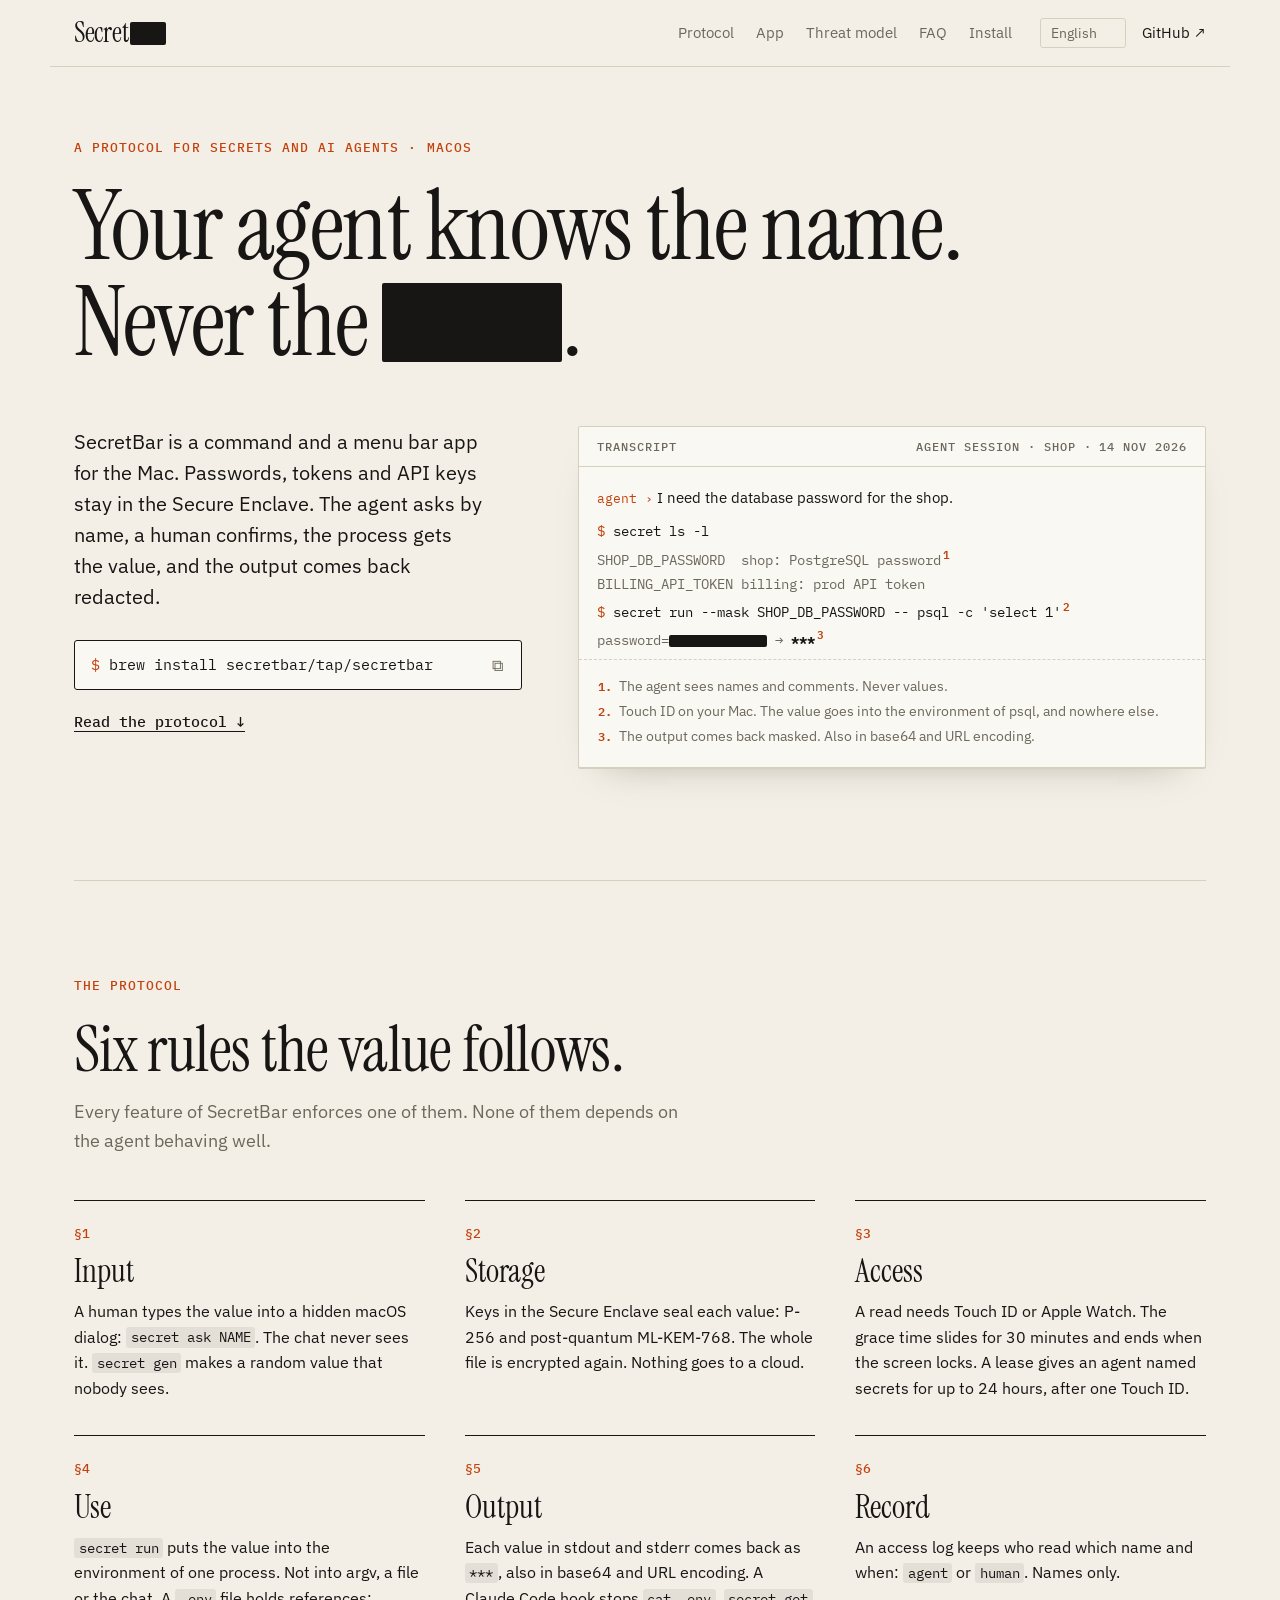
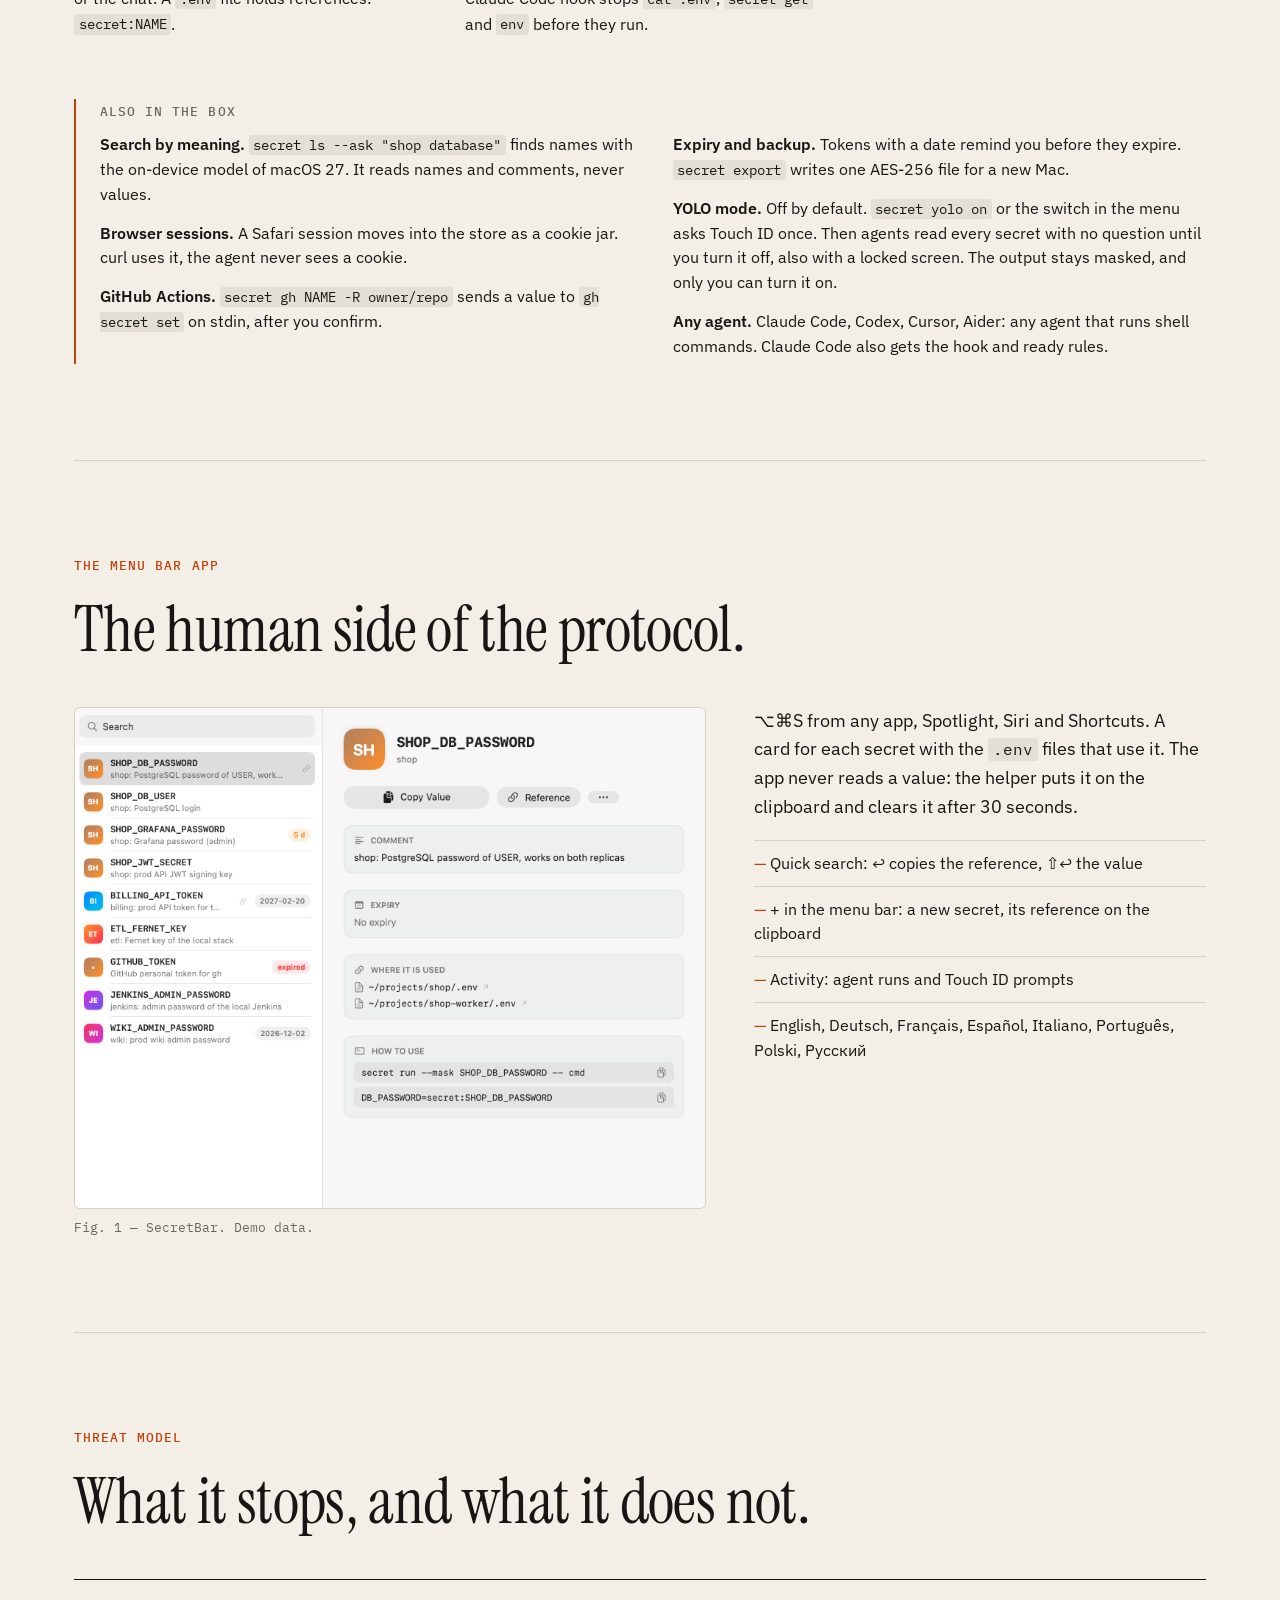
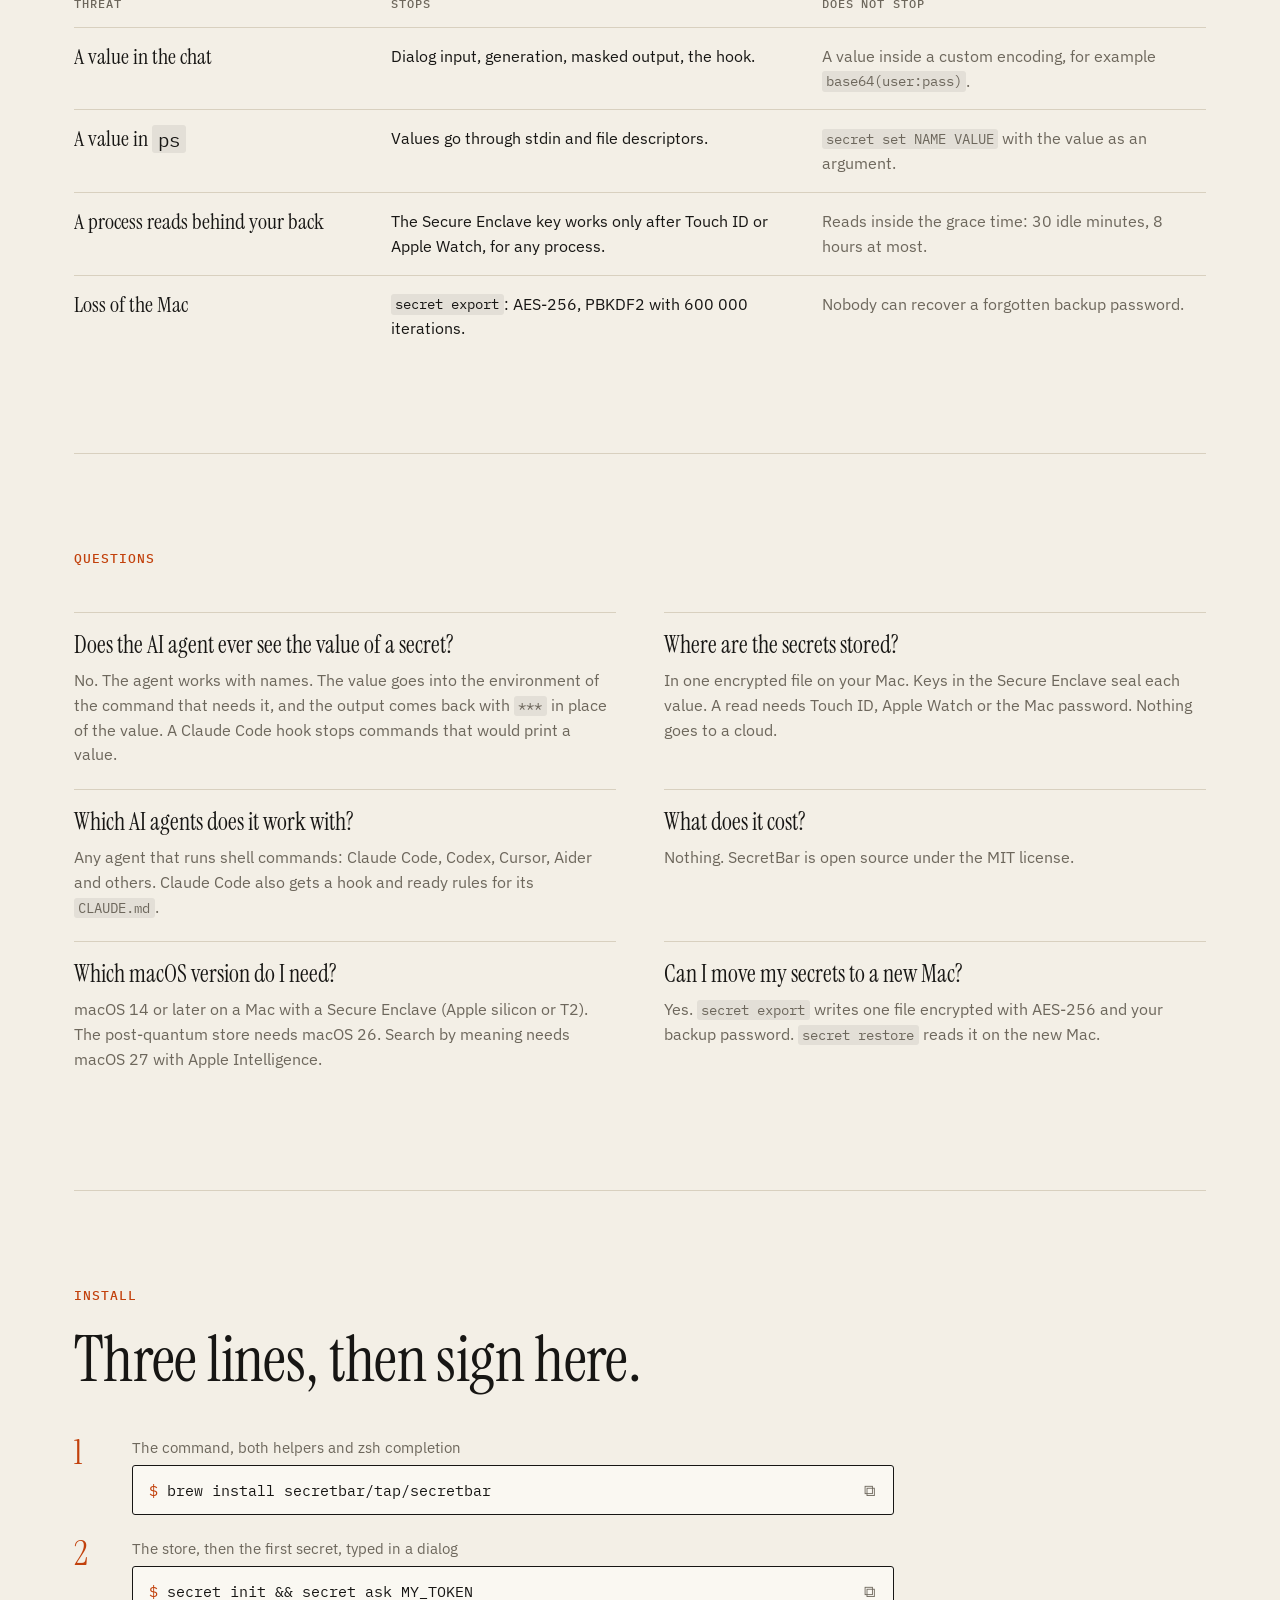
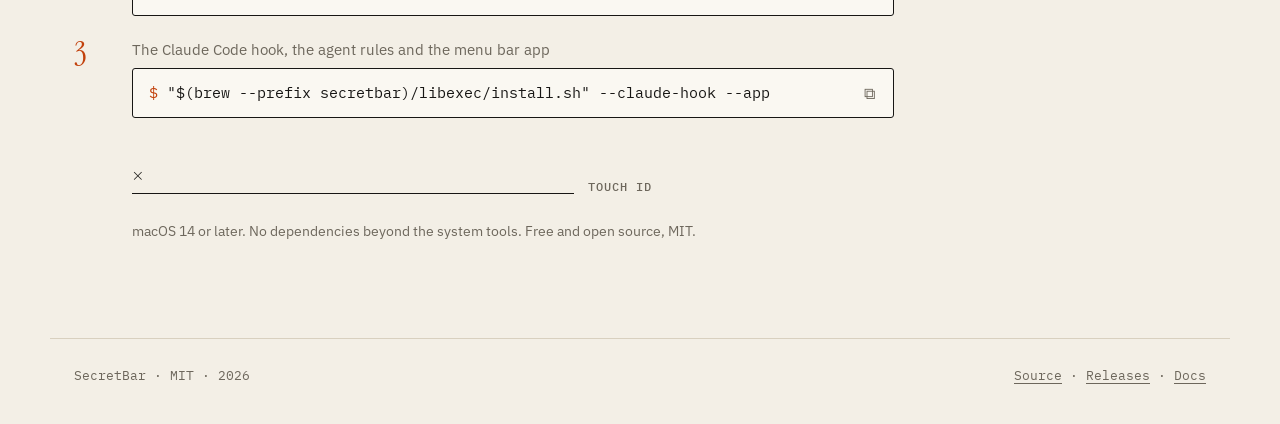
<file: index.html>
<!doctype html>
<html lang="en">
<head>
<meta charset="utf-8">
<meta name="viewport" content="width=device-width, initial-scale=1">
<title>SecretBar — your agent knows the name, never the value</title>
<meta name="description" content="SecretBar keeps passwords, tokens and API keys in the Secure Enclave of your Mac. Your AI agent uses them by name and never sees a value. Command line tool and menu bar app, free and open source.">
<link rel="canonical" href="https://secretbar.github.io/">
<link rel="alternate" hreflang="en" href="https://secretbar.github.io/">
<link rel="alternate" hreflang="de" href="https://secretbar.github.io/de/">
<link rel="alternate" hreflang="fr" href="https://secretbar.github.io/fr/">
<link rel="alternate" hreflang="es" href="https://secretbar.github.io/es/">
<link rel="alternate" hreflang="it" href="https://secretbar.github.io/it/">
<link rel="alternate" hreflang="pt-PT" href="https://secretbar.github.io/pt-PT/">
<link rel="alternate" hreflang="pl" href="https://secretbar.github.io/pl/">
<link rel="alternate" hreflang="ru" href="https://secretbar.github.io/ru/">
<link rel="alternate" hreflang="x-default" href="https://secretbar.github.io/">
<meta name="color-scheme" content="light dark">
<meta name="theme-color" content="#f3efe6" media="(prefers-color-scheme: light)">
<meta name="theme-color" content="#151412" media="(prefers-color-scheme: dark)">
<meta property="og:type" content="website">
<meta property="og:site_name" content="SecretBar">
<meta property="og:locale" content="en_US">
<meta property="og:title" content="SecretBar — your agent knows the name, never the value">
<meta property="og:description" content="A protocol for secrets and AI agents on macOS: hidden input, Secure Enclave with post-quantum keys, Touch ID, masked output, a Claude Code hook. MIT, no dependencies.">
<meta property="og:url" content="https://secretbar.github.io/">
<meta property="og:image" content="https://secretbar.github.io/assets/img/og.png">
<meta property="og:image:width" content="1200">
<meta property="og:image:height" content="630">
<meta name="twitter:card" content="summary_large_image">
<meta name="twitter:title" content="SecretBar — your agent knows the name, never the value">
<meta name="twitter:description" content="A protocol for secrets and AI agents on macOS: hidden input, Secure Enclave with post-quantum keys, Touch ID, masked output, a Claude Code hook. MIT, no dependencies.">
<meta name="twitter:image" content="https://secretbar.github.io/assets/img/og.png">
<link rel="icon" type="image/png" href="/assets/img/icon.png">
<link rel="apple-touch-icon" href="/assets/img/icon.png">
<link rel="preconnect" href="https://fonts.googleapis.com">
<link rel="preconnect" href="https://fonts.gstatic.com" crossorigin>
<link rel="stylesheet" href="https://fonts.googleapis.com/css2?family=Instrument+Serif:ital@0;1&family=PT+Serif:ital@0;1&family=IBM+Plex+Sans:wght@400;500;600&family=IBM+Plex+Mono:wght@400;500&display=swap">
<link rel="stylesheet" href="/assets/paper.css">
<script>document.documentElement.classList.add("js")</script>
<script type="application/ld+json">[{"@context": "https://schema.org", "@type": "SoftwareApplication", "name": "SecretBar", "description": "SecretBar keeps passwords, tokens and API keys in the Secure Enclave of your Mac. Your AI agent uses them by name and never sees a value. Command line tool and menu bar app, free and open source.", "applicationCategory": "SecurityApplication", "operatingSystem": "macOS 14 or later", "url": "https://secretbar.github.io/", "downloadUrl": "https://github.com/secretbar/secretbar/releases", "installUrl": "https://secretbar.github.io/#install", "softwareVersion": "1.10.0", "license": "https://opensource.org/licenses/MIT", "isAccessibleForFree": true, "offers": {"@type": "Offer", "price": "0", "priceCurrency": "USD"}, "codeRepository": "https://github.com/secretbar/secretbar", "inLanguage": "en", "image": "https://secretbar.github.io/assets/img/og.png"}, {"@context": "https://schema.org", "@type": "FAQPage", "inLanguage": "en", "mainEntity": [{"@type": "Question", "name": "Does the AI agent ever see the value of a secret?", "acceptedAnswer": {"@type": "Answer", "text": "No. The agent works with names. The value goes into the environment of the command that needs it, and the output comes back with *** in place of the value. A Claude Code hook stops commands that would print a value."}}, {"@type": "Question", "name": "Where are the secrets stored?", "acceptedAnswer": {"@type": "Answer", "text": "In one encrypted file on your Mac. Keys in the Secure Enclave seal each value. A read needs Touch ID, Apple Watch or the Mac password. Nothing goes to a cloud."}}, {"@type": "Question", "name": "Which AI agents does it work with?", "acceptedAnswer": {"@type": "Answer", "text": "Any agent that runs shell commands: Claude Code, Codex, Cursor, Aider and others. Claude Code also gets a hook and ready rules for its CLAUDE.md."}}, {"@type": "Question", "name": "What does it cost?", "acceptedAnswer": {"@type": "Answer", "text": "Nothing. SecretBar is open source under the MIT license."}}, {"@type": "Question", "name": "Which macOS version do I need?", "acceptedAnswer": {"@type": "Answer", "text": "macOS 14 or later on a Mac with a Secure Enclave (Apple silicon or T2). The post-quantum store needs macOS 26. Search by meaning needs macOS 27 with Apple Intelligence."}}, {"@type": "Question", "name": "Can I move my secrets to a new Mac?", "acceptedAnswer": {"@type": "Answer", "text": "Yes. secret export writes one file encrypted with AES-256 and your backup password. secret restore reads it on the new Mac."}}]}]</script>
</head>
<body data-copied="Copied to the clipboard" data-copy-failed="Select the text and copy it">

<header class="top">
  <a class="mark" href="#top" aria-label="SecretBar"><span class="mark-name">Secret<span class="rx rx-mark" aria-hidden="true">Bar</span></span></a>
  <nav class="links" aria-label="Sections">
    <a href="#protocol">Protocol</a>
    <a href="#app">App</a>
    <a href="#threats">Threat model</a>
    <a href="#faq">FAQ</a>
    <a href="#install">Install</a>
  </nav>
  <div class="top-end">
    <label class="lang"><span class="sr">Language</span><select id="lang" aria-label="Language"><option value="https://secretbar.github.io/" selected lang="en">English</option><option value="https://secretbar.github.io/de/" lang="de">Deutsch</option><option value="https://secretbar.github.io/fr/" lang="fr">Français</option><option value="https://secretbar.github.io/es/" lang="es">Español</option><option value="https://secretbar.github.io/it/" lang="it">Italiano</option><option value="https://secretbar.github.io/pt-PT/" lang="pt-PT">Português</option><option value="https://secretbar.github.io/pl/" lang="pl">Polski</option><option value="https://secretbar.github.io/ru/" lang="ru">Русский</option></select></label>
    <a class="gh" href="https://github.com/secretbar/secretbar">GitHub ↗</a>
  </div>
</header>

<main id="top">

<section class="hero">
  <p class="kicker">A protocol for secrets and AI agents · macOS</p>
  <h1 class="display">Your agent knows the name.<br>Never the <span class="rx rx-hero" tabindex="0" data-hint="Touch ID required">value</span>.</h1>
  <div class="hero-grid">
    <div class="hero-text">
      <p class="lede">SecretBar is a command and a menu bar app for the Mac. Passwords, tokens and API keys stay in the Secure Enclave. The agent asks by name, a human confirms, the process gets the value, and the output comes back redacted.</p>
      <div class="cmd" data-copy="brew install secretbar/tap/secretbar"><code><span class="pr">$</span> brew install secretbar/tap/secretbar</code><button class="copy" type="button" aria-label="Copy the install command">⧉</button></div>
      <a class="arrow" href="#protocol">Read the protocol ↓</a>
    </div>

    <figure class="doc" aria-label="Transcript">
      <figcaption class="doc-head"><span>Transcript</span><span>agent session · shop · 14 Nov 2026</span></figcaption>
      <div class="doc-body">
        <p class="line agent"><span class="who">agent ›</span> I need the database password for the shop.</p>
        <p class="line"><span class="pr">$</span> secret ls -l</p>
        <p class="line out">SHOP_DB_PASSWORD&nbsp;&nbsp;shop: PostgreSQL password<sup>1</sup></p>
        <p class="line out">BILLING_API_TOKEN billing: prod API token</p>
        <p class="line"><span class="pr">$</span> secret run --mask SHOP_DB_PASSWORD -- psql -c 'select 1'<sup>2</sup></p>
        <p class="line out">password=<span class="rx rx-line">k9#Vq2!xR7mW</span> → <b>***</b><sup>3</sup></p>
      </div>
      <ol class="notes">
        <li>The agent sees names and comments. Never values.</li>
        <li>Touch ID on your Mac. The value goes into the environment of psql, and nowhere else.</li>
        <li>The output comes back masked. Also in base64 and URL encoding.</li>
      </ol>
    </figure>
  </div>
</section>

<section class="sec" id="protocol">
  <header class="sec-head">
    <p class="kicker">The protocol</p>
    <h2 class="display2">Six rules the value follows.</h2>
    <p class="sub">Every feature of SecretBar enforces one of them. None of them depends on the agent behaving well.</p>
  </header>
  <ol class="clauses">
    <li><span class="no">§1</span><h3>Input</h3><p>A human types the value into a hidden macOS dialog: <code>secret ask NAME</code>. The chat never sees it. <code>secret gen</code> makes a random value that nobody sees.</p></li>
    <li><span class="no">§2</span><h3>Storage</h3><p>Keys in the Secure Enclave seal each value: P-256 and post-quantum ML-KEM-768. The whole file is encrypted again. Nothing goes to a cloud.</p></li>
    <li><span class="no">§3</span><h3>Access</h3><p>A read needs Touch ID or Apple Watch. The grace time slides for 30 minutes and ends when the screen locks. A lease gives an agent named secrets for up to 24 hours, after one Touch ID.</p></li>
    <li><span class="no">§4</span><h3>Use</h3><p><code>secret run</code> puts the value into the environment of one process. Not into argv, a file or the chat. A <code>.env</code> file holds references: <code>secret:NAME</code>.</p></li>
    <li><span class="no">§5</span><h3>Output</h3><p>Each value in stdout and stderr comes back as <code>***</code>, also in base64 and URL encoding. A Claude Code hook stops <code>cat .env</code>, <code>secret get</code> and <code>env</code> before they run.</p></li>
    <li><span class="no">§6</span><h3>Record</h3><p>An access log keeps who read which name and when: <code>agent</code> or <code>human</code>. Names only.</p></li>
  </ol>
  <aside class="appendix">
    <h3>Also in the box</h3>
    <ul>
      <li><b>Search by meaning.</b> <code>secret ls --ask "shop database"</code> finds names with the on-device model of macOS 27. It reads names and comments, never values.</li>
      <li><b>Browser sessions.</b> A Safari session moves into the store as a cookie jar. curl uses it, the agent never sees a cookie.</li>
      <li><b>GitHub Actions.</b> <code>secret gh NAME -R owner/repo</code> sends a value to <code>gh secret set</code> on stdin, after you confirm.</li>
      <li><b>Expiry and backup.</b> Tokens with a date remind you before they expire. <code>secret export</code> writes one AES-256 file for a new Mac.</li>
      <li><b>YOLO mode.</b> Off by default. <code>secret yolo on</code> or the switch in the menu asks Touch ID once. Then agents read every secret with no question until you turn it off, also with a locked screen. The output stays masked, and only you can turn it on.</li>
      <li><b>Any agent.</b> Claude Code, Codex, Cursor, Aider: any agent that runs shell commands. Claude Code also gets the hook and ready rules.</li>
    </ul>
  </aside>
</section>

<section class="sec" id="app">
  <header class="sec-head">
    <p class="kicker">The menu bar app</p>
    <h2 class="display2">The human side of the protocol.</h2>
  </header>
  <div class="app-grid">
    <figure class="fig">
      <picture>
        <source srcset="/assets/img/main-dark.png" media="(prefers-color-scheme: dark)">
        <img src="/assets/img/main-light.png" alt="SecretBar main window with a list of secrets and the card of SHOP_DB_PASSWORD" width="856" height="680" loading="lazy">
      </picture>
      <figcaption>Fig. 1 — SecretBar. Demo data.</figcaption>
    </figure>
    <div class="app-text">
      <p>⌥⌘S from any app, Spotlight, Siri and Shortcuts. A card for each secret with the <code>.env</code> files that use it. The app never reads a value: the helper puts it on the clipboard and clears it after 30 seconds.</p>
      <ul class="dash">
        <li>Quick search: ↩ copies the reference, ⇧↩ the value</li>
        <li>+ in the menu bar: a new secret, its reference on the clipboard</li>
        <li>Activity: agent runs and Touch ID prompts</li>
        <li>English, Deutsch, Français, Español, Italiano, Português, Polski, Русский</li>
      </ul>
    </div>
  </div>
</section>

<section class="sec" id="threats">
  <header class="sec-head">
    <p class="kicker">Threat model</p>
    <h2 class="display2">What it stops, and what it does not.</h2>
  </header>
  <div class="table-wrap">
    <table class="threats">
      <thead><tr><th>Threat</th><th>Stops</th><th>Does not stop</th></tr></thead>
      <tbody>
        <tr><th>A value in the chat</th><td>Dialog input, generation, masked output, the hook.</td><td>A value inside a custom encoding, for example <code>base64(user:pass)</code>.</td></tr>
        <tr><th>A value in <code>ps</code></th><td>Values go through stdin and file descriptors.</td><td><code>secret set NAME VALUE</code> with the value as an argument.</td></tr>
        <tr><th>A process reads behind your back</th><td>The Secure Enclave key works only after Touch ID or Apple Watch, for any process.</td><td>Reads inside the grace time: 30 idle minutes, 8 hours at most.</td></tr>
        <tr><th>Loss of the Mac</th><td><code>secret export</code>: AES-256, PBKDF2 with 600 000 iterations.</td><td>Nobody can recover a forgotten backup password.</td></tr>
      </tbody>
    </table>
  </div>
</section>

<section class="sec" id="faq">
  <header class="sec-head">
    <p class="kicker">Questions</p>
  </header>
  <dl class="faq">
    <div><dt>Does the AI agent ever see the value of a secret?</dt><dd>No. The agent works with names. The value goes into the environment of the command that needs it, and the output comes back with <code>***</code> in place of the value. A Claude Code hook stops commands that would print a value.</dd></div>
    <div><dt>Where are the secrets stored?</dt><dd>In one encrypted file on your Mac. Keys in the Secure Enclave seal each value. A read needs Touch ID, Apple Watch or the Mac password. Nothing goes to a cloud.</dd></div>
    <div><dt>Which AI agents does it work with?</dt><dd>Any agent that runs shell commands: Claude Code, Codex, Cursor, Aider and others. Claude Code also gets a hook and ready rules for its <code>CLAUDE.md</code>.</dd></div>
    <div><dt>What does it cost?</dt><dd>Nothing. SecretBar is open source under the MIT license.</dd></div>
    <div><dt>Which macOS version do I need?</dt><dd>macOS 14 or later on a Mac with a Secure Enclave (Apple silicon or T2). The post-quantum store needs macOS 26. Search by meaning needs macOS 27 with Apple Intelligence.</dd></div>
    <div><dt>Can I move my secrets to a new Mac?</dt><dd>Yes. <code>secret export</code> writes one file encrypted with AES-256 and your backup password. <code>secret restore</code> reads it on the new Mac.</dd></div>
  </dl>
</section>

<section class="sec" id="install">
  <header class="sec-head">
    <p class="kicker">Install</p>
    <h2 class="display2">Three lines, then sign here.</h2>
  </header>
  <ol class="steps">
    <li><span class="note">The command, both helpers and zsh completion</span><div class="cmd" data-copy="brew install secretbar/tap/secretbar"><code><span class="pr">$</span> brew install secretbar/tap/secretbar</code><button class="copy" type="button" aria-label="Copy">⧉</button></div></li>
    <li><span class="note">The store, then the first secret, typed in a dialog</span><div class="cmd" data-copy="secret init &amp;&amp; secret ask MY_TOKEN"><code><span class="pr">$</span> secret init &amp;&amp; secret ask MY_TOKEN</code><button class="copy" type="button" aria-label="Copy">⧉</button></div></li>
    <li><span class="note">The Claude Code hook, the agent rules and the menu bar app</span><div class="cmd" data-copy="&quot;$(brew --prefix secretbar)/libexec/install.sh&quot; --claude-hook --app"><code><span class="pr">$</span> "$(brew --prefix secretbar)/libexec/install.sh" --claude-hook --app</code><button class="copy" type="button" aria-label="Copy">⧉</button></div></li>
  </ol>
  <div class="sign"><span class="sign-line"></span><span class="sign-label">Touch ID</span></div>
  <p class="fine">macOS 14 or later. No dependencies beyond the system tools. Free and open source, MIT.</p>
</section>

</main>

<footer class="foot">
  <span>SecretBar · MIT · 2026</span>
  <span><a href="https://github.com/secretbar/secretbar">Source</a> · <a href="https://github.com/secretbar/secretbar/releases">Releases</a> · <a href="https://github.com/secretbar/secretbar#readme">Docs</a></span>
</footer>

<div class="toast" id="toast" role="status" aria-live="polite"></div>
<script src="/assets/paper.js" defer></script>
</body>
</html>
</file>
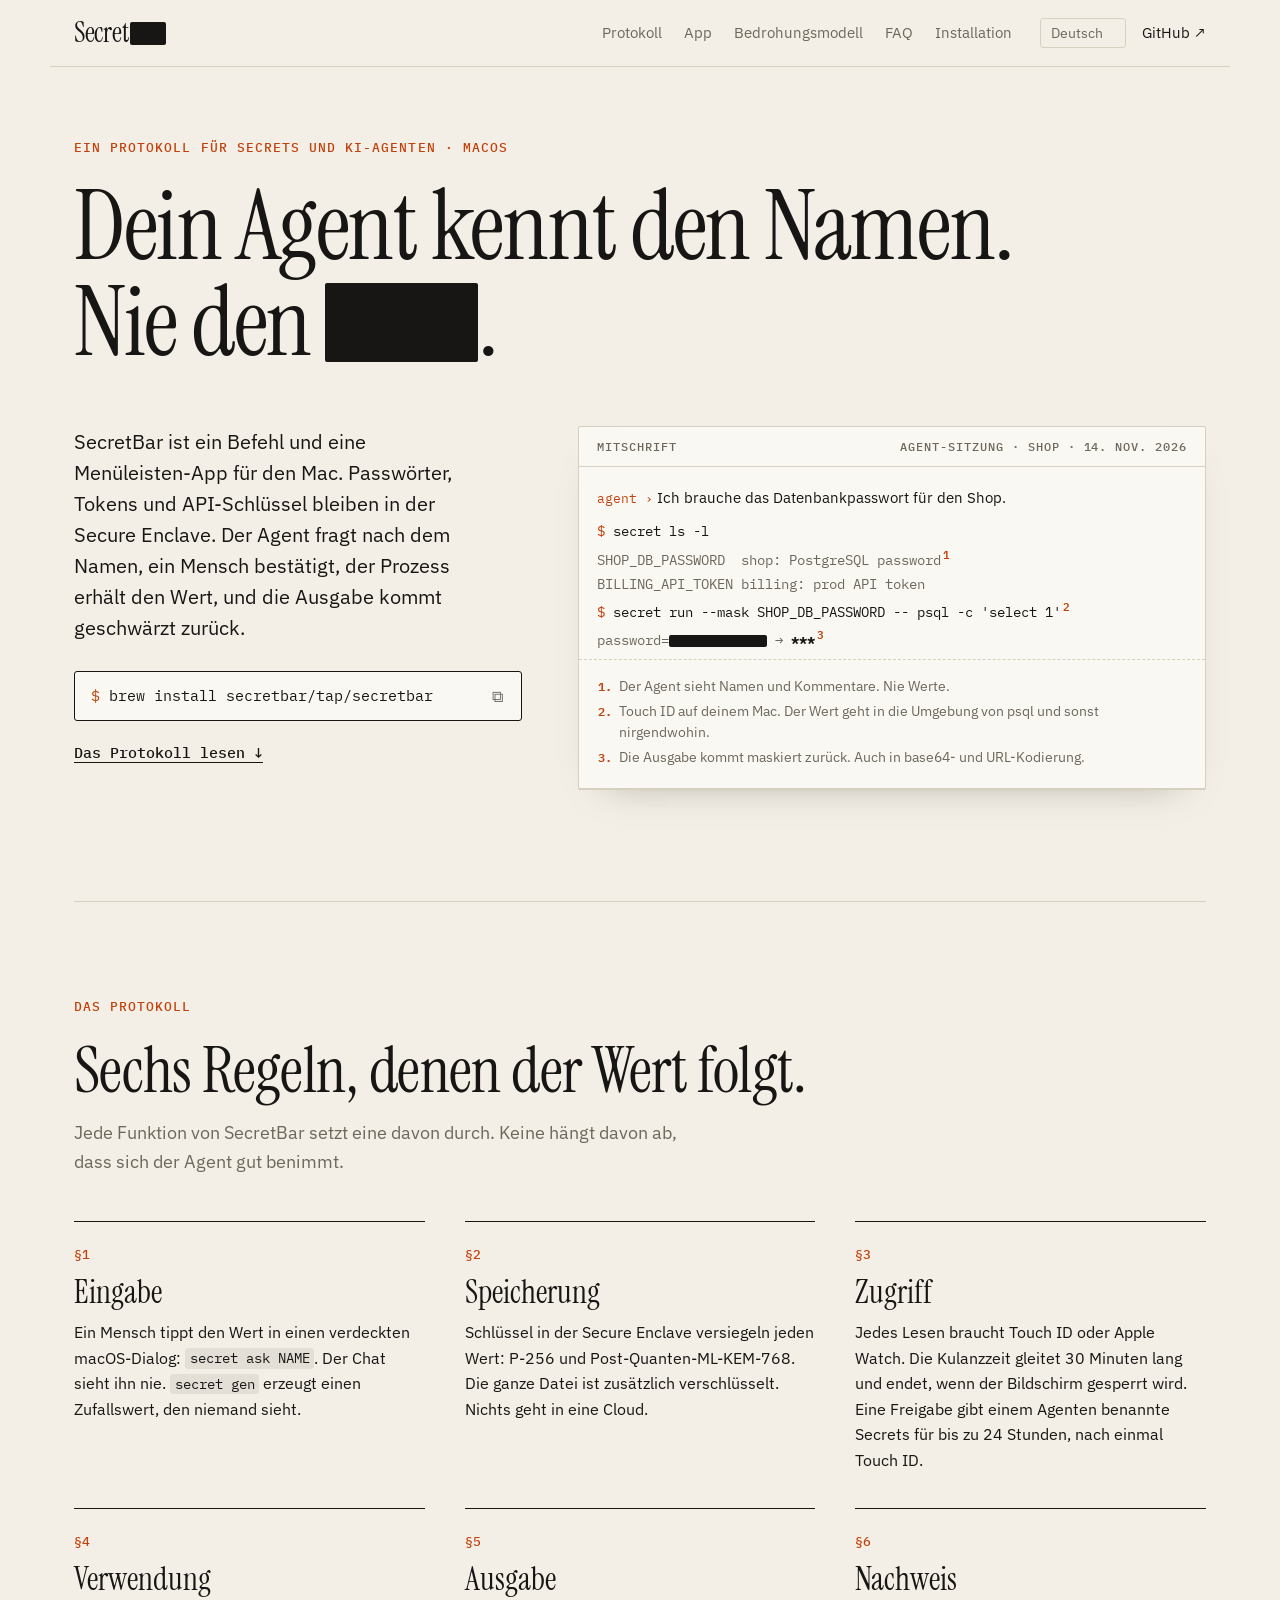
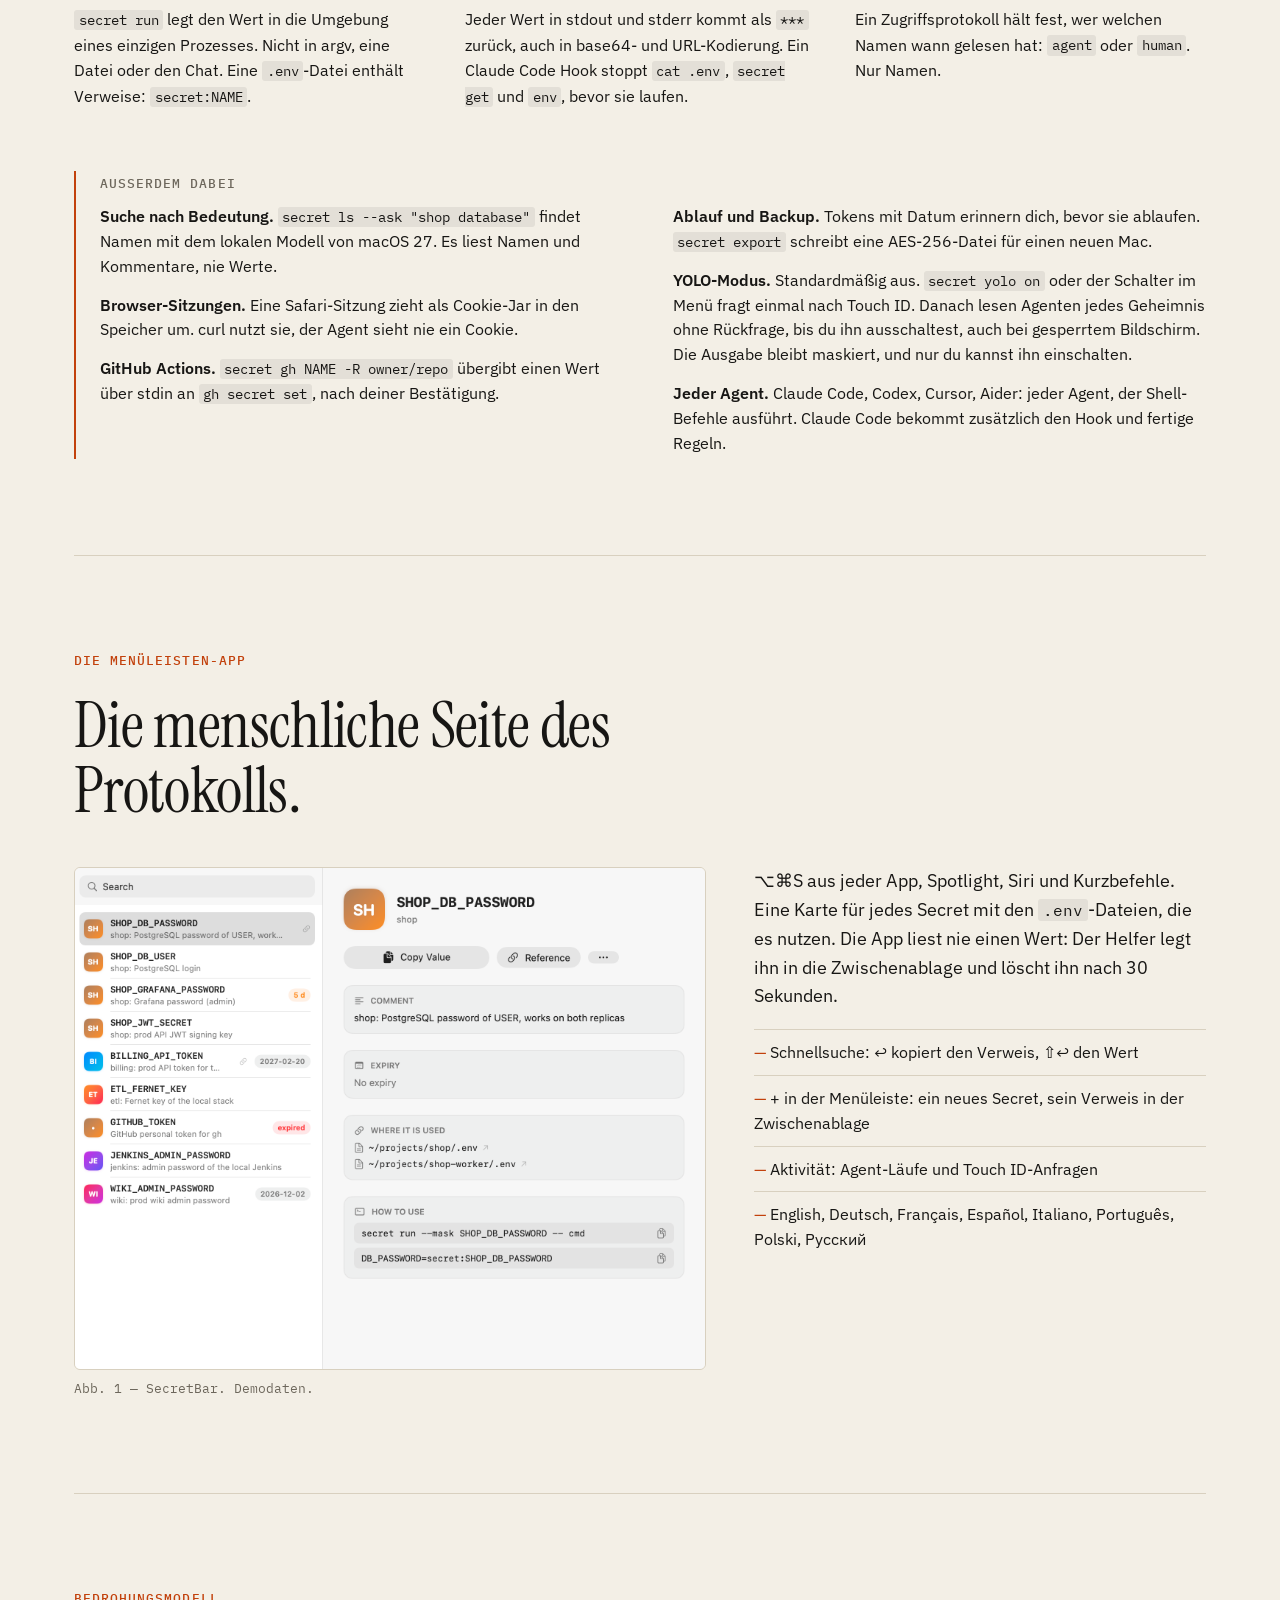
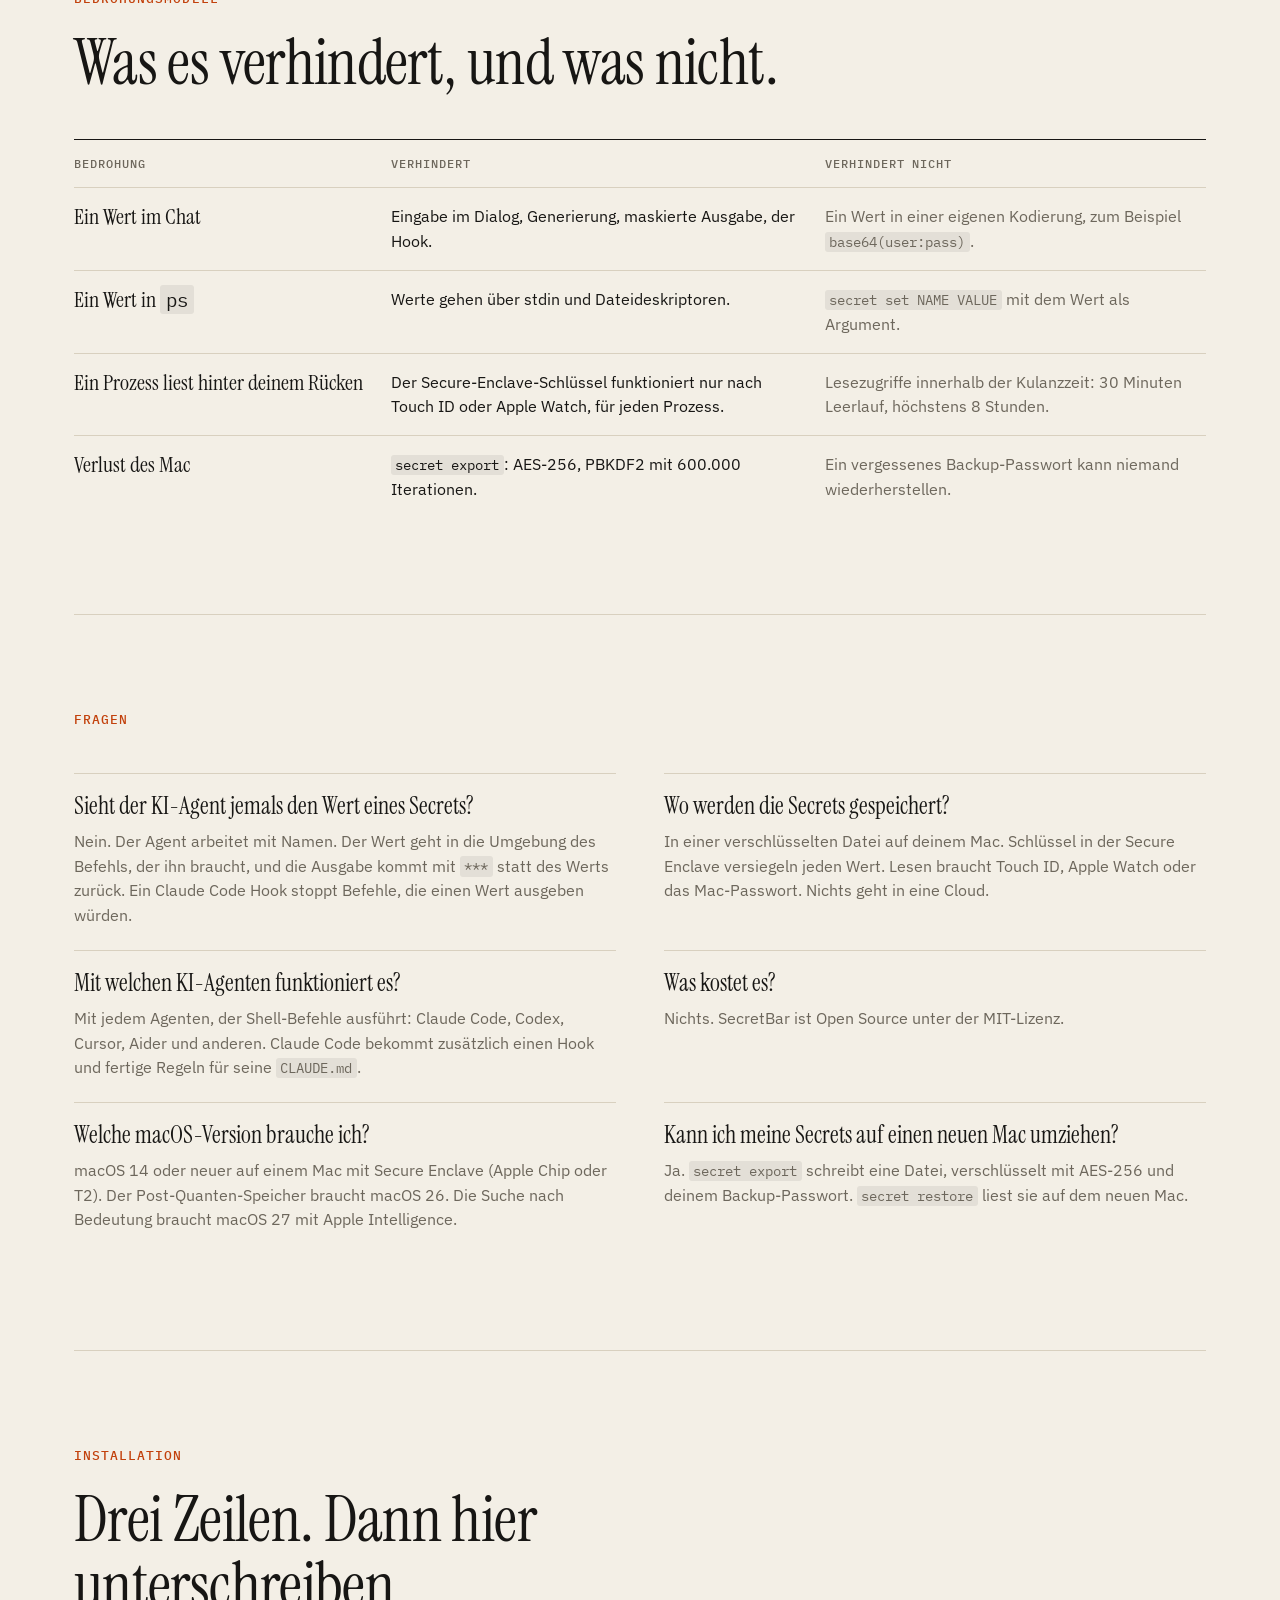
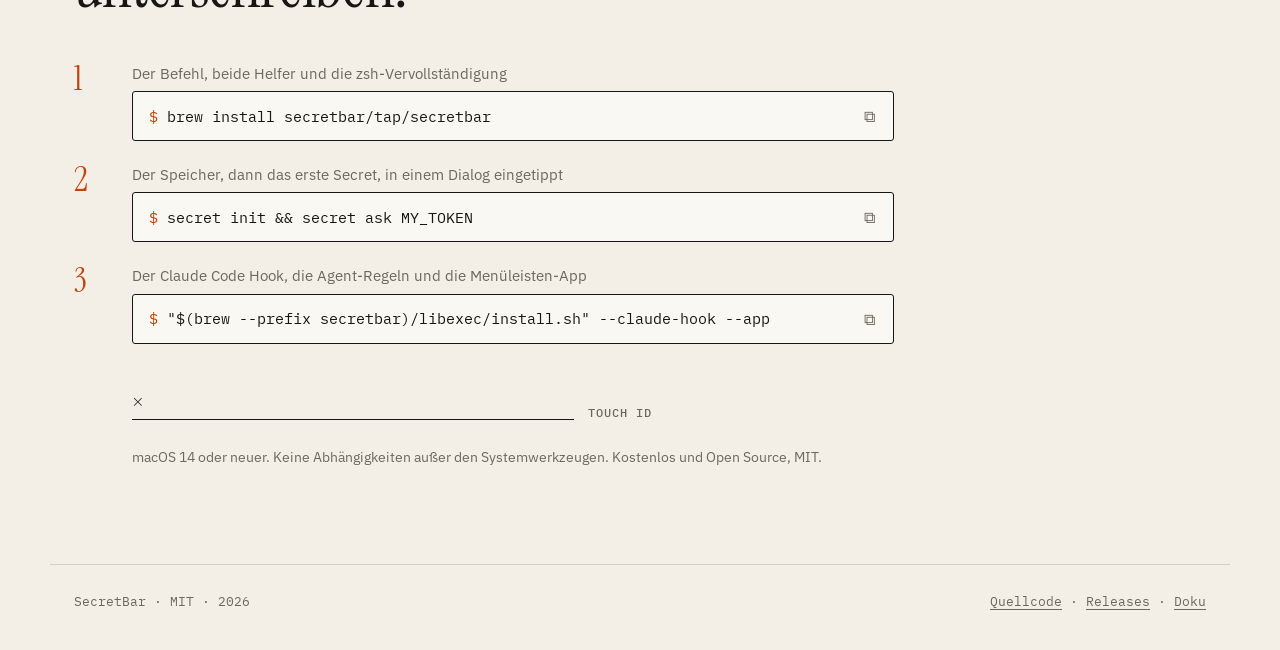
<file: de/index.html>
<!doctype html>
<html lang="de">
<head>
<meta charset="utf-8">
<meta name="viewport" content="width=device-width, initial-scale=1">
<title>SecretBar — dein Agent kennt den Namen, nie den Wert</title>
<meta name="description" content="SecretBar speichert Passwörter, Tokens und API-Schlüssel in der Secure Enclave deines Mac. Dein KI-Agent nutzt sie per Name und sieht nie einen Wert. Befehlszeilentool und Menüleisten-App, kostenlos und Open Source.">
<link rel="canonical" href="https://secretbar.github.io/de/">
<link rel="alternate" hreflang="en" href="https://secretbar.github.io/">
<link rel="alternate" hreflang="de" href="https://secretbar.github.io/de/">
<link rel="alternate" hreflang="fr" href="https://secretbar.github.io/fr/">
<link rel="alternate" hreflang="es" href="https://secretbar.github.io/es/">
<link rel="alternate" hreflang="it" href="https://secretbar.github.io/it/">
<link rel="alternate" hreflang="pt-PT" href="https://secretbar.github.io/pt-PT/">
<link rel="alternate" hreflang="pl" href="https://secretbar.github.io/pl/">
<link rel="alternate" hreflang="ru" href="https://secretbar.github.io/ru/">
<link rel="alternate" hreflang="x-default" href="https://secretbar.github.io/">
<meta name="color-scheme" content="light dark">
<meta name="theme-color" content="#f3efe6" media="(prefers-color-scheme: light)">
<meta name="theme-color" content="#151412" media="(prefers-color-scheme: dark)">
<meta property="og:type" content="website">
<meta property="og:site_name" content="SecretBar">
<meta property="og:locale" content="de_DE">
<meta property="og:title" content="SecretBar — dein Agent kennt den Namen, nie den Wert">
<meta property="og:description" content="Ein Protokoll für Secrets und KI-Agenten unter macOS: verdeckte Eingabe, Secure Enclave mit Post-Quanten-Schlüsseln, Touch ID, maskierte Ausgabe, ein Claude Code Hook. MIT, keine Abhängigkeiten.">
<meta property="og:url" content="https://secretbar.github.io/de/">
<meta property="og:image" content="https://secretbar.github.io/assets/img/og.png">
<meta property="og:image:width" content="1200">
<meta property="og:image:height" content="630">
<meta name="twitter:card" content="summary_large_image">
<meta name="twitter:title" content="SecretBar — dein Agent kennt den Namen, nie den Wert">
<meta name="twitter:description" content="Ein Protokoll für Secrets und KI-Agenten unter macOS: verdeckte Eingabe, Secure Enclave mit Post-Quanten-Schlüsseln, Touch ID, maskierte Ausgabe, ein Claude Code Hook. MIT, keine Abhängigkeiten.">
<meta name="twitter:image" content="https://secretbar.github.io/assets/img/og.png">
<link rel="icon" type="image/png" href="/assets/img/icon.png">
<link rel="apple-touch-icon" href="/assets/img/icon.png">
<link rel="preconnect" href="https://fonts.googleapis.com">
<link rel="preconnect" href="https://fonts.gstatic.com" crossorigin>
<link rel="stylesheet" href="https://fonts.googleapis.com/css2?family=Instrument+Serif:ital@0;1&family=PT+Serif:ital@0;1&family=IBM+Plex+Sans:wght@400;500;600&family=IBM+Plex+Mono:wght@400;500&display=swap">
<link rel="stylesheet" href="/assets/paper.css">
<script>document.documentElement.classList.add("js")</script>
<script type="application/ld+json">[{"@context": "https://schema.org", "@type": "SoftwareApplication", "name": "SecretBar", "description": "SecretBar speichert Passwörter, Tokens und API-Schlüssel in der Secure Enclave deines Mac. Dein KI-Agent nutzt sie per Name und sieht nie einen Wert. Befehlszeilentool und Menüleisten-App, kostenlos und Open Source.", "applicationCategory": "SecurityApplication", "operatingSystem": "macOS 14 or later", "url": "https://secretbar.github.io/de/", "downloadUrl": "https://github.com/secretbar/secretbar/releases", "installUrl": "https://secretbar.github.io/de/#install", "softwareVersion": "1.10.0", "license": "https://opensource.org/licenses/MIT", "isAccessibleForFree": true, "offers": {"@type": "Offer", "price": "0", "priceCurrency": "USD"}, "codeRepository": "https://github.com/secretbar/secretbar", "inLanguage": "de", "image": "https://secretbar.github.io/assets/img/og.png"}, {"@context": "https://schema.org", "@type": "FAQPage", "inLanguage": "de", "mainEntity": [{"@type": "Question", "name": "Sieht der KI-Agent jemals den Wert eines Secrets?", "acceptedAnswer": {"@type": "Answer", "text": "Nein. Der Agent arbeitet mit Namen. Der Wert geht in die Umgebung des Befehls, der ihn braucht, und die Ausgabe kommt mit *** statt des Werts zurück. Ein Claude Code Hook stoppt Befehle, die einen Wert ausgeben würden."}}, {"@type": "Question", "name": "Wo werden die Secrets gespeichert?", "acceptedAnswer": {"@type": "Answer", "text": "In einer verschlüsselten Datei auf deinem Mac. Schlüssel in der Secure Enclave versiegeln jeden Wert. Lesen braucht Touch ID, Apple Watch oder das Mac-Passwort. Nichts geht in eine Cloud."}}, {"@type": "Question", "name": "Mit welchen KI-Agenten funktioniert es?", "acceptedAnswer": {"@type": "Answer", "text": "Mit jedem Agenten, der Shell-Befehle ausführt: Claude Code, Codex, Cursor, Aider und anderen. Claude Code bekommt zusätzlich einen Hook und fertige Regeln für seine CLAUDE.md."}}, {"@type": "Question", "name": "Was kostet es?", "acceptedAnswer": {"@type": "Answer", "text": "Nichts. SecretBar ist Open Source unter der MIT-Lizenz."}}, {"@type": "Question", "name": "Welche macOS-Version brauche ich?", "acceptedAnswer": {"@type": "Answer", "text": "macOS 14 oder neuer auf einem Mac mit Secure Enclave (Apple Chip oder T2). Der Post-Quanten-Speicher braucht macOS 26. Die Suche nach Bedeutung braucht macOS 27 mit Apple Intelligence."}}, {"@type": "Question", "name": "Kann ich meine Secrets auf einen neuen Mac umziehen?", "acceptedAnswer": {"@type": "Answer", "text": "Ja. secret export schreibt eine Datei, verschlüsselt mit AES-256 und deinem Backup-Passwort. secret restore liest sie auf dem neuen Mac."}}]}]</script>
</head>
<body data-copied="In die Zwischenablage kopiert" data-copy-failed="Text auswählen und kopieren">

<header class="top">
  <a class="mark" href="#top" aria-label="SecretBar"><span class="mark-name">Secret<span class="rx rx-mark" aria-hidden="true">Bar</span></span></a>
  <nav class="links" aria-label="Sections">
    <a href="#protocol">Protokoll</a>
    <a href="#app">App</a>
    <a href="#threats">Bedrohungsmodell</a>
    <a href="#faq">FAQ</a>
    <a href="#install">Installation</a>
  </nav>
  <div class="top-end">
    <label class="lang"><span class="sr">Sprache</span><select id="lang" aria-label="Sprache"><option value="https://secretbar.github.io/" lang="en">English</option><option value="https://secretbar.github.io/de/" selected lang="de">Deutsch</option><option value="https://secretbar.github.io/fr/" lang="fr">Français</option><option value="https://secretbar.github.io/es/" lang="es">Español</option><option value="https://secretbar.github.io/it/" lang="it">Italiano</option><option value="https://secretbar.github.io/pt-PT/" lang="pt-PT">Português</option><option value="https://secretbar.github.io/pl/" lang="pl">Polski</option><option value="https://secretbar.github.io/ru/" lang="ru">Русский</option></select></label>
    <a class="gh" href="https://github.com/secretbar/secretbar">GitHub ↗</a>
  </div>
</header>

<main id="top">

<section class="hero">
  <p class="kicker">Ein Protokoll für Secrets und KI-Agenten · macOS</p>
  <h1 class="display">Dein Agent kennt den Namen.<br>Nie den <span class="rx rx-hero" tabindex="0" data-hint="Touch ID erforderlich">Wert</span>.</h1>
  <div class="hero-grid">
    <div class="hero-text">
      <p class="lede">SecretBar ist ein Befehl und eine Menüleisten-App für den Mac. Passwörter, Tokens und API-Schlüssel bleiben in der Secure Enclave. Der Agent fragt nach dem Namen, ein Mensch bestätigt, der Prozess erhält den Wert, und die Ausgabe kommt geschwärzt zurück.</p>
      <div class="cmd" data-copy="brew install secretbar/tap/secretbar"><code><span class="pr">$</span> brew install secretbar/tap/secretbar</code><button class="copy" type="button" aria-label="Installationsbefehl kopieren">⧉</button></div>
      <a class="arrow" href="#protocol">Das Protokoll lesen ↓</a>
    </div>

    <figure class="doc" aria-label="Mitschrift">
      <figcaption class="doc-head"><span>Mitschrift</span><span>Agent-Sitzung · shop · 14. Nov. 2026</span></figcaption>
      <div class="doc-body">
        <p class="line agent"><span class="who">agent ›</span> Ich brauche das Datenbankpasswort für den Shop.</p>
        <p class="line"><span class="pr">$</span> secret ls -l</p>
        <p class="line out">SHOP_DB_PASSWORD&nbsp;&nbsp;shop: PostgreSQL password<sup>1</sup></p>
        <p class="line out">BILLING_API_TOKEN billing: prod API token</p>
        <p class="line"><span class="pr">$</span> secret run --mask SHOP_DB_PASSWORD -- psql -c 'select 1'<sup>2</sup></p>
        <p class="line out">password=<span class="rx rx-line">k9#Vq2!xR7mW</span> → <b>***</b><sup>3</sup></p>
      </div>
      <ol class="notes">
        <li>Der Agent sieht Namen und Kommentare. Nie Werte.</li>
        <li>Touch ID auf deinem Mac. Der Wert geht in die Umgebung von psql und sonst nirgendwohin.</li>
        <li>Die Ausgabe kommt maskiert zurück. Auch in base64- und URL-Kodierung.</li>
      </ol>
    </figure>
  </div>
</section>

<section class="sec" id="protocol">
  <header class="sec-head">
    <p class="kicker">Das Protokoll</p>
    <h2 class="display2">Sechs Regeln, denen der Wert folgt.</h2>
    <p class="sub">Jede Funktion von SecretBar setzt eine davon durch. Keine hängt davon ab, dass sich der Agent gut benimmt.</p>
  </header>
  <ol class="clauses">
    <li><span class="no">§1</span><h3>Eingabe</h3><p>Ein Mensch tippt den Wert in einen verdeckten macOS-Dialog: <code>secret ask NAME</code>. Der Chat sieht ihn nie. <code>secret gen</code> erzeugt einen Zufallswert, den niemand sieht.</p></li>
    <li><span class="no">§2</span><h3>Speicherung</h3><p>Schlüssel in der Secure Enclave versiegeln jeden Wert: P-256 und Post-Quanten-ML-KEM-768. Die ganze Datei ist zusätzlich verschlüsselt. Nichts geht in eine Cloud.</p></li>
    <li><span class="no">§3</span><h3>Zugriff</h3><p>Jedes Lesen braucht Touch ID oder Apple Watch. Die Kulanzzeit gleitet 30 Minuten lang und endet, wenn der Bildschirm gesperrt wird. Eine Freigabe gibt einem Agenten benannte Secrets für bis zu 24 Stunden, nach einmal Touch ID.</p></li>
    <li><span class="no">§4</span><h3>Verwendung</h3><p><code>secret run</code> legt den Wert in die Umgebung eines einzigen Prozesses. Nicht in argv, eine Datei oder den Chat. Eine <code>.env</code>-Datei enthält Verweise: <code>secret:NAME</code>.</p></li>
    <li><span class="no">§5</span><h3>Ausgabe</h3><p>Jeder Wert in stdout und stderr kommt als <code>***</code> zurück, auch in base64- und URL-Kodierung. Ein Claude Code Hook stoppt <code>cat .env</code>, <code>secret get</code> und <code>env</code>, bevor sie laufen.</p></li>
    <li><span class="no">§6</span><h3>Nachweis</h3><p>Ein Zugriffsprotokoll hält fest, wer welchen Namen wann gelesen hat: <code>agent</code> oder <code>human</code>. Nur Namen.</p></li>
  </ol>
  <aside class="appendix">
    <h3>Außerdem dabei</h3>
    <ul>
      <li><b>Suche nach Bedeutung.</b> <code>secret ls --ask "shop database"</code> findet Namen mit dem lokalen Modell von macOS 27. Es liest Namen und Kommentare, nie Werte.</li>
      <li><b>Browser-Sitzungen.</b> Eine Safari-Sitzung zieht als Cookie-Jar in den Speicher um. curl nutzt sie, der Agent sieht nie ein Cookie.</li>
      <li><b>GitHub Actions.</b> <code>secret gh NAME -R owner/repo</code> übergibt einen Wert über stdin an <code>gh secret set</code>, nach deiner Bestätigung.</li>
      <li><b>Ablauf und Backup.</b> Tokens mit Datum erinnern dich, bevor sie ablaufen. <code>secret export</code> schreibt eine AES-256-Datei für einen neuen Mac.</li>
      <li><b>YOLO-Modus.</b> Standardmäßig aus. <code>secret yolo on</code> oder der Schalter im Menü fragt einmal nach Touch ID. Danach lesen Agenten jedes Geheimnis ohne Rückfrage, bis du ihn ausschaltest, auch bei gesperrtem Bildschirm. Die Ausgabe bleibt maskiert, und nur du kannst ihn einschalten.</li>
      <li><b>Jeder Agent.</b> Claude Code, Codex, Cursor, Aider: jeder Agent, der Shell-Befehle ausführt. Claude Code bekommt zusätzlich den Hook und fertige Regeln.</li>
    </ul>
  </aside>
</section>

<section class="sec" id="app">
  <header class="sec-head">
    <p class="kicker">Die Menüleisten-App</p>
    <h2 class="display2">Die menschliche Seite des Protokolls.</h2>
  </header>
  <div class="app-grid">
    <figure class="fig">
      <picture>
        <source srcset="/assets/img/main-dark.png" media="(prefers-color-scheme: dark)">
        <img src="/assets/img/main-light.png" alt="Hauptfenster von SecretBar mit einer Liste von Secrets und der Karte von SHOP_DB_PASSWORD" width="856" height="680" loading="lazy">
      </picture>
      <figcaption>Abb. 1 — SecretBar. Demodaten.</figcaption>
    </figure>
    <div class="app-text">
      <p>⌥⌘S aus jeder App, Spotlight, Siri und Kurzbefehle. Eine Karte für jedes Secret mit den <code>.env</code>-Dateien, die es nutzen. Die App liest nie einen Wert: Der Helfer legt ihn in die Zwischenablage und löscht ihn nach 30 Sekunden.</p>
      <ul class="dash">
        <li>Schnellsuche: ↩ kopiert den Verweis, ⇧↩ den Wert</li>
        <li>+ in der Menüleiste: ein neues Secret, sein Verweis in der Zwischenablage</li>
        <li>Aktivität: Agent-Läufe und Touch ID-Anfragen</li>
        <li>English, Deutsch, Français, Español, Italiano, Português, Polski, Русский</li>
      </ul>
    </div>
  </div>
</section>

<section class="sec" id="threats">
  <header class="sec-head">
    <p class="kicker">Bedrohungsmodell</p>
    <h2 class="display2">Was es verhindert, und was nicht.</h2>
  </header>
  <div class="table-wrap">
    <table class="threats">
      <thead><tr><th>Bedrohung</th><th>Verhindert</th><th>Verhindert nicht</th></tr></thead>
      <tbody>
        <tr><th>Ein Wert im Chat</th><td>Eingabe im Dialog, Generierung, maskierte Ausgabe, der Hook.</td><td>Ein Wert in einer eigenen Kodierung, zum Beispiel <code>base64(user:pass)</code>.</td></tr>
        <tr><th>Ein Wert in <code>ps</code></th><td>Werte gehen über stdin und Dateideskriptoren.</td><td><code>secret set NAME VALUE</code> mit dem Wert als Argument.</td></tr>
        <tr><th>Ein Prozess liest hinter deinem Rücken</th><td>Der Secure-Enclave-Schlüssel funktioniert nur nach Touch ID oder Apple Watch, für jeden Prozess.</td><td>Lesezugriffe innerhalb der Kulanzzeit: 30 Minuten Leerlauf, höchstens 8 Stunden.</td></tr>
        <tr><th>Verlust des Mac</th><td><code>secret export</code>: AES-256, PBKDF2 mit 600.000 Iterationen.</td><td>Ein vergessenes Backup-Passwort kann niemand wiederherstellen.</td></tr>
      </tbody>
    </table>
  </div>
</section>

<section class="sec" id="faq">
  <header class="sec-head">
    <p class="kicker">Fragen</p>
  </header>
  <dl class="faq">
    <div><dt>Sieht der KI-Agent jemals den Wert eines Secrets?</dt><dd>Nein. Der Agent arbeitet mit Namen. Der Wert geht in die Umgebung des Befehls, der ihn braucht, und die Ausgabe kommt mit <code>***</code> statt des Werts zurück. Ein Claude Code Hook stoppt Befehle, die einen Wert ausgeben würden.</dd></div>
    <div><dt>Wo werden die Secrets gespeichert?</dt><dd>In einer verschlüsselten Datei auf deinem Mac. Schlüssel in der Secure Enclave versiegeln jeden Wert. Lesen braucht Touch ID, Apple Watch oder das Mac-Passwort. Nichts geht in eine Cloud.</dd></div>
    <div><dt>Mit welchen KI-Agenten funktioniert es?</dt><dd>Mit jedem Agenten, der Shell-Befehle ausführt: Claude Code, Codex, Cursor, Aider und anderen. Claude Code bekommt zusätzlich einen Hook und fertige Regeln für seine <code>CLAUDE.md</code>.</dd></div>
    <div><dt>Was kostet es?</dt><dd>Nichts. SecretBar ist Open Source unter der MIT-Lizenz.</dd></div>
    <div><dt>Welche macOS-Version brauche ich?</dt><dd>macOS 14 oder neuer auf einem Mac mit Secure Enclave (Apple Chip oder T2). Der Post-Quanten-Speicher braucht macOS 26. Die Suche nach Bedeutung braucht macOS 27 mit Apple Intelligence.</dd></div>
    <div><dt>Kann ich meine Secrets auf einen neuen Mac umziehen?</dt><dd>Ja. <code>secret export</code> schreibt eine Datei, verschlüsselt mit AES-256 und deinem Backup-Passwort. <code>secret restore</code> liest sie auf dem neuen Mac.</dd></div>
  </dl>
</section>

<section class="sec" id="install">
  <header class="sec-head">
    <p class="kicker">Installation</p>
    <h2 class="display2">Drei Zeilen. Dann hier unterschreiben.</h2>
  </header>
  <ol class="steps">
    <li><span class="note">Der Befehl, beide Helfer und die zsh-Vervollständigung</span><div class="cmd" data-copy="brew install secretbar/tap/secretbar"><code><span class="pr">$</span> brew install secretbar/tap/secretbar</code><button class="copy" type="button" aria-label="Kopieren">⧉</button></div></li>
    <li><span class="note">Der Speicher, dann das erste Secret, in einem Dialog eingetippt</span><div class="cmd" data-copy="secret init &amp;&amp; secret ask MY_TOKEN"><code><span class="pr">$</span> secret init &amp;&amp; secret ask MY_TOKEN</code><button class="copy" type="button" aria-label="Kopieren">⧉</button></div></li>
    <li><span class="note">Der Claude Code Hook, die Agent-Regeln und die Menüleisten-App</span><div class="cmd" data-copy="&quot;$(brew --prefix secretbar)/libexec/install.sh&quot; --claude-hook --app"><code><span class="pr">$</span> "$(brew --prefix secretbar)/libexec/install.sh" --claude-hook --app</code><button class="copy" type="button" aria-label="Kopieren">⧉</button></div></li>
  </ol>
  <div class="sign"><span class="sign-line"></span><span class="sign-label">Touch ID</span></div>
  <p class="fine">macOS 14 oder neuer. Keine Abhängigkeiten außer den Systemwerkzeugen. Kostenlos und Open Source, MIT.</p>
</section>

</main>

<footer class="foot">
  <span>SecretBar · MIT · 2026</span>
  <span><a href="https://github.com/secretbar/secretbar">Quellcode</a> · <a href="https://github.com/secretbar/secretbar/releases">Releases</a> · <a href="https://github.com/secretbar/secretbar#readme">Doku</a></span>
</footer>

<div class="toast" id="toast" role="status" aria-live="polite"></div>
<script src="/assets/paper.js" defer></script>
</body>
</html>
</file>
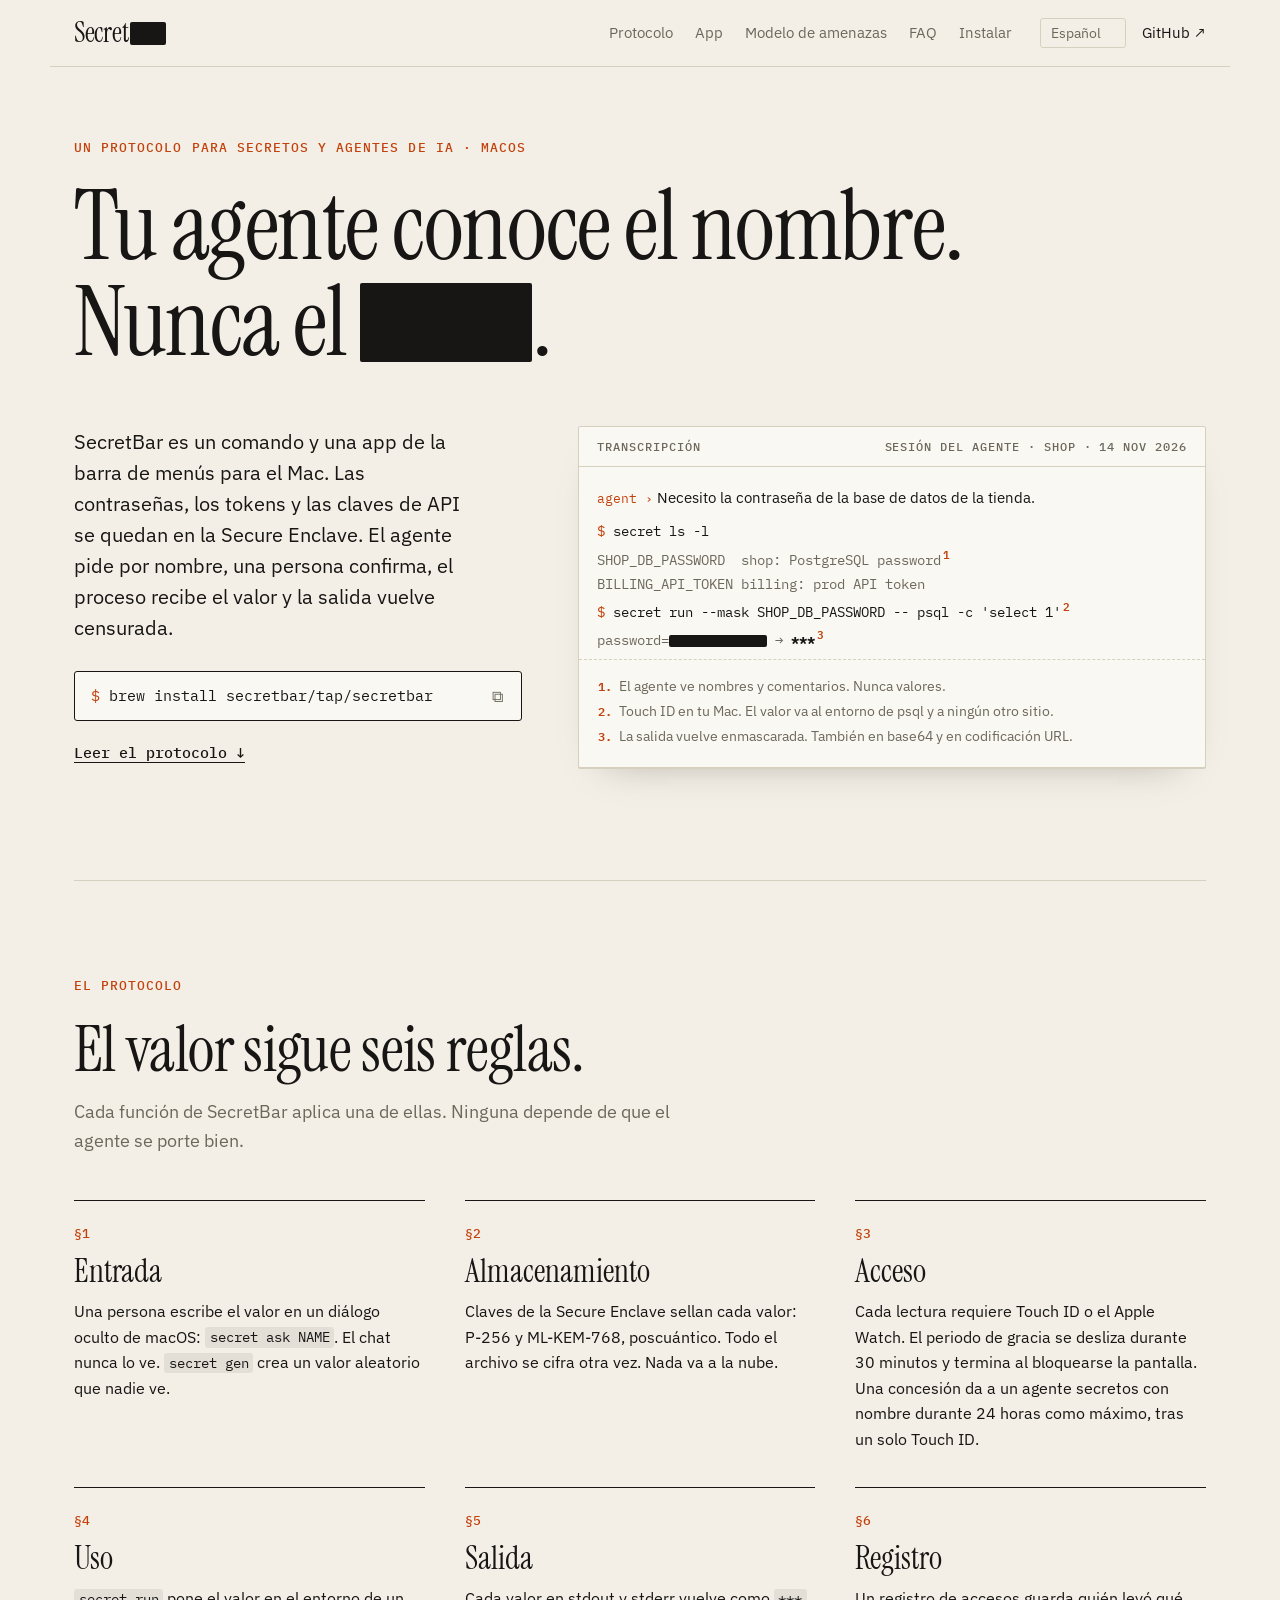
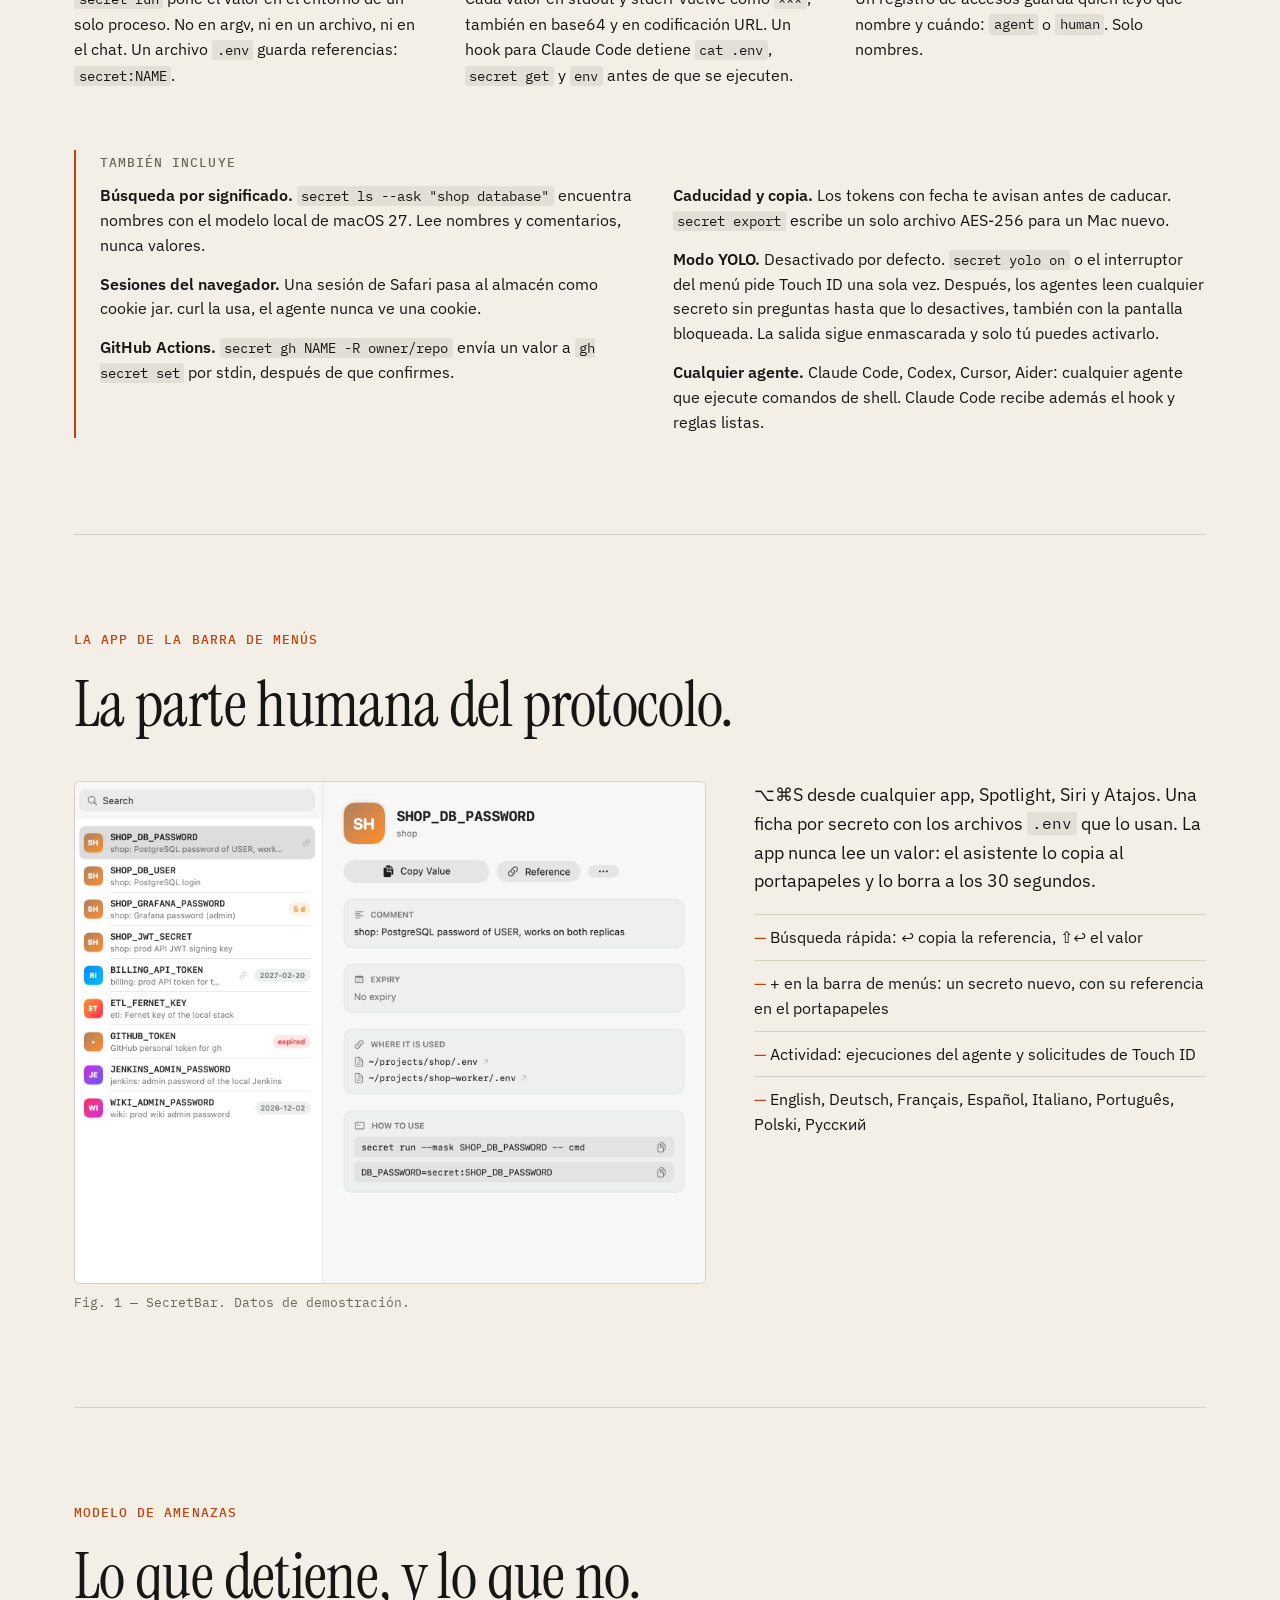
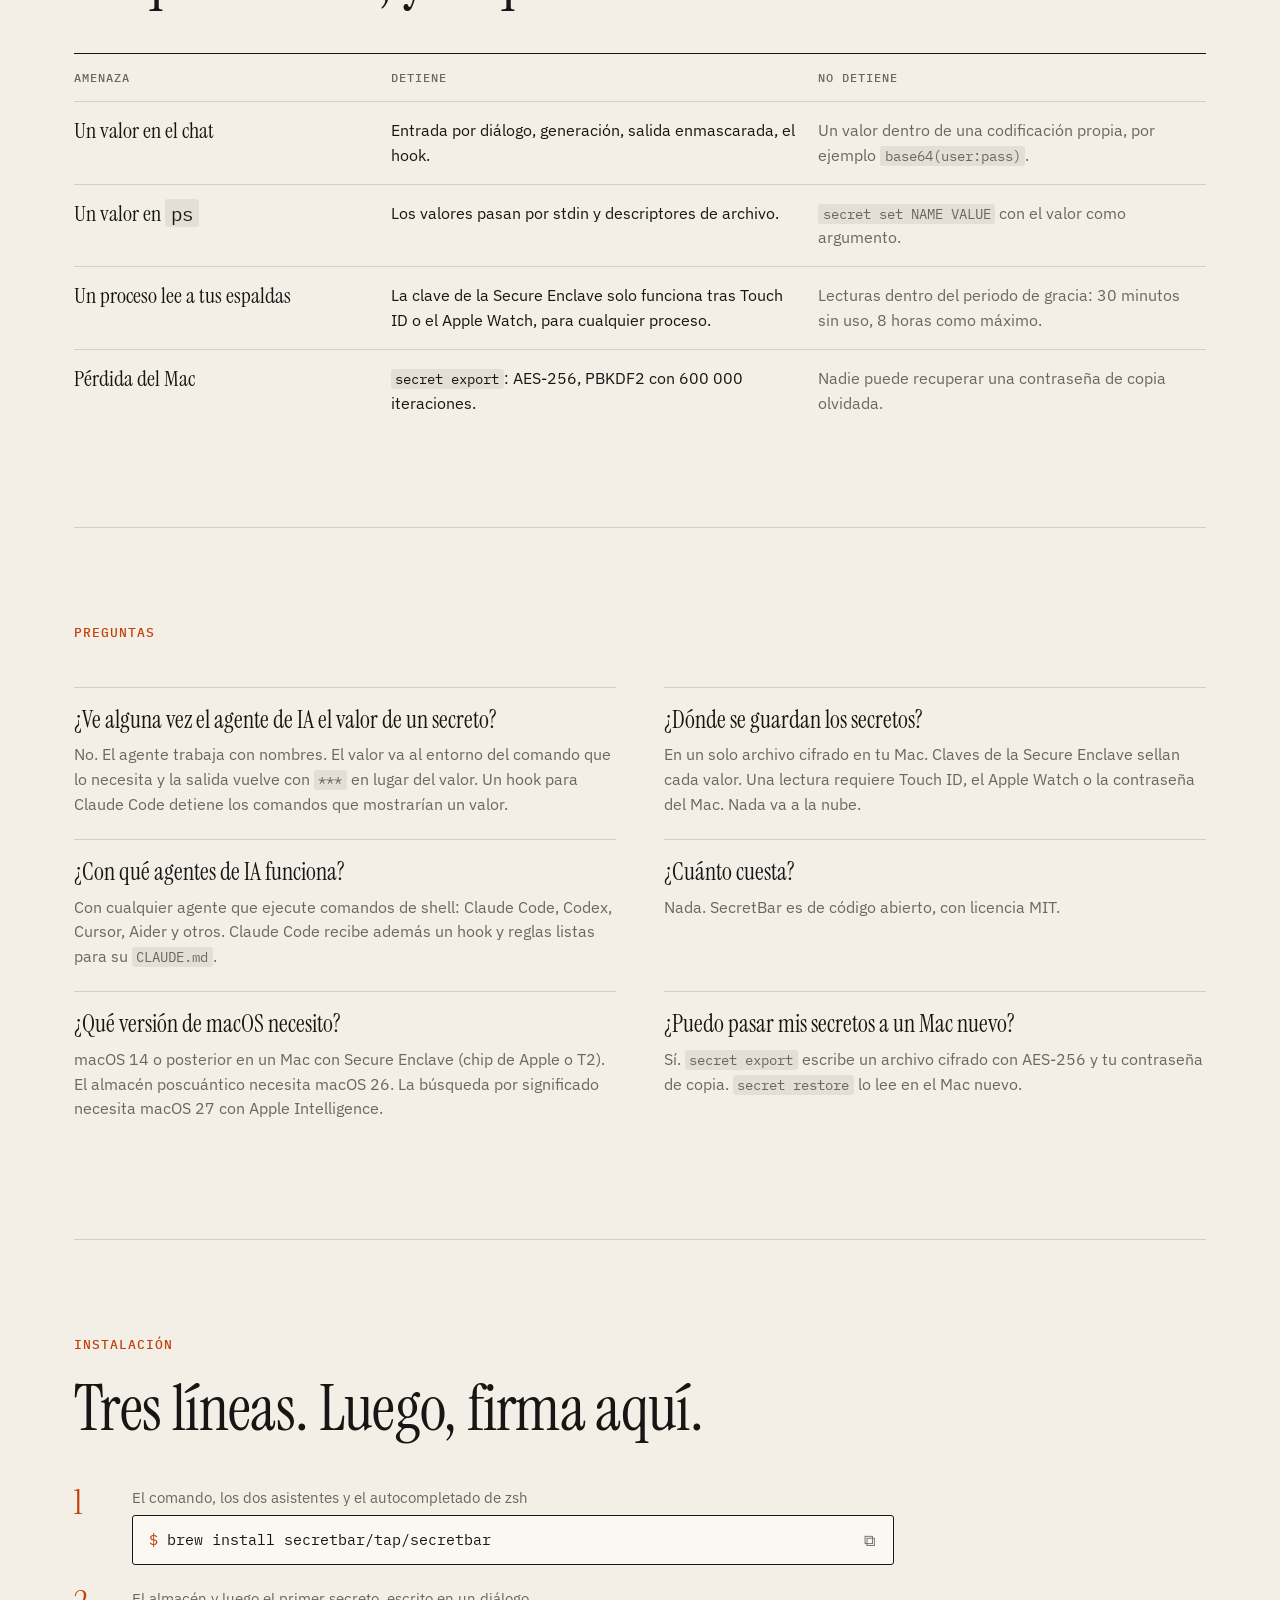
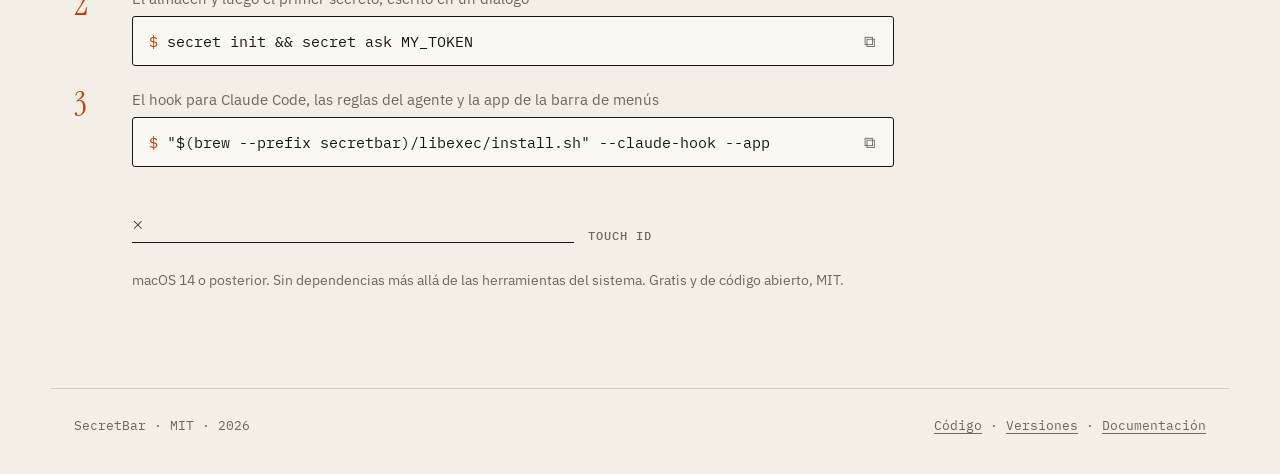
<file: es/index.html>
<!doctype html>
<html lang="es">
<head>
<meta charset="utf-8">
<meta name="viewport" content="width=device-width, initial-scale=1">
<title>SecretBar — tu agente conoce el nombre, nunca el valor</title>
<meta name="description" content="SecretBar guarda contraseñas, tokens y claves de API en la Secure Enclave de tu Mac. Tu agente de IA los usa por su nombre y nunca ve un valor. Herramienta de línea de comandos y app de la barra de menús, gratis y de código abierto.">
<link rel="canonical" href="https://secretbar.github.io/es/">
<link rel="alternate" hreflang="en" href="https://secretbar.github.io/">
<link rel="alternate" hreflang="de" href="https://secretbar.github.io/de/">
<link rel="alternate" hreflang="fr" href="https://secretbar.github.io/fr/">
<link rel="alternate" hreflang="es" href="https://secretbar.github.io/es/">
<link rel="alternate" hreflang="it" href="https://secretbar.github.io/it/">
<link rel="alternate" hreflang="pt-PT" href="https://secretbar.github.io/pt-PT/">
<link rel="alternate" hreflang="pl" href="https://secretbar.github.io/pl/">
<link rel="alternate" hreflang="ru" href="https://secretbar.github.io/ru/">
<link rel="alternate" hreflang="x-default" href="https://secretbar.github.io/">
<meta name="color-scheme" content="light dark">
<meta name="theme-color" content="#f3efe6" media="(prefers-color-scheme: light)">
<meta name="theme-color" content="#151412" media="(prefers-color-scheme: dark)">
<meta property="og:type" content="website">
<meta property="og:site_name" content="SecretBar">
<meta property="og:locale" content="es_ES">
<meta property="og:title" content="SecretBar — tu agente conoce el nombre, nunca el valor">
<meta property="og:description" content="Un protocolo para secretos y agentes de IA en macOS: entrada oculta, Secure Enclave con claves poscuánticas, Touch ID, salida enmascarada, un hook para Claude Code. MIT, sin dependencias.">
<meta property="og:url" content="https://secretbar.github.io/es/">
<meta property="og:image" content="https://secretbar.github.io/assets/img/og.png">
<meta property="og:image:width" content="1200">
<meta property="og:image:height" content="630">
<meta name="twitter:card" content="summary_large_image">
<meta name="twitter:title" content="SecretBar — tu agente conoce el nombre, nunca el valor">
<meta name="twitter:description" content="Un protocolo para secretos y agentes de IA en macOS: entrada oculta, Secure Enclave con claves poscuánticas, Touch ID, salida enmascarada, un hook para Claude Code. MIT, sin dependencias.">
<meta name="twitter:image" content="https://secretbar.github.io/assets/img/og.png">
<link rel="icon" type="image/png" href="/assets/img/icon.png">
<link rel="apple-touch-icon" href="/assets/img/icon.png">
<link rel="preconnect" href="https://fonts.googleapis.com">
<link rel="preconnect" href="https://fonts.gstatic.com" crossorigin>
<link rel="stylesheet" href="https://fonts.googleapis.com/css2?family=Instrument+Serif:ital@0;1&family=PT+Serif:ital@0;1&family=IBM+Plex+Sans:wght@400;500;600&family=IBM+Plex+Mono:wght@400;500&display=swap">
<link rel="stylesheet" href="/assets/paper.css">
<script>document.documentElement.classList.add("js")</script>
<script type="application/ld+json">[{"@context": "https://schema.org", "@type": "SoftwareApplication", "name": "SecretBar", "description": "SecretBar guarda contraseñas, tokens y claves de API en la Secure Enclave de tu Mac. Tu agente de IA los usa por su nombre y nunca ve un valor. Herramienta de línea de comandos y app de la barra de menús, gratis y de código abierto.", "applicationCategory": "SecurityApplication", "operatingSystem": "macOS 14 or later", "url": "https://secretbar.github.io/es/", "downloadUrl": "https://github.com/secretbar/secretbar/releases", "installUrl": "https://secretbar.github.io/es/#install", "softwareVersion": "1.10.0", "license": "https://opensource.org/licenses/MIT", "isAccessibleForFree": true, "offers": {"@type": "Offer", "price": "0", "priceCurrency": "USD"}, "codeRepository": "https://github.com/secretbar/secretbar", "inLanguage": "es", "image": "https://secretbar.github.io/assets/img/og.png"}, {"@context": "https://schema.org", "@type": "FAQPage", "inLanguage": "es", "mainEntity": [{"@type": "Question", "name": "¿Ve alguna vez el agente de IA el valor de un secreto?", "acceptedAnswer": {"@type": "Answer", "text": "No. El agente trabaja con nombres. El valor va al entorno del comando que lo necesita y la salida vuelve con *** en lugar del valor. Un hook para Claude Code detiene los comandos que mostrarían un valor."}}, {"@type": "Question", "name": "¿Dónde se guardan los secretos?", "acceptedAnswer": {"@type": "Answer", "text": "En un solo archivo cifrado en tu Mac. Claves de la Secure Enclave sellan cada valor. Una lectura requiere Touch ID, el Apple Watch o la contraseña del Mac. Nada va a la nube."}}, {"@type": "Question", "name": "¿Con qué agentes de IA funciona?", "acceptedAnswer": {"@type": "Answer", "text": "Con cualquier agente que ejecute comandos de shell: Claude Code, Codex, Cursor, Aider y otros. Claude Code recibe además un hook y reglas listas para su CLAUDE.md."}}, {"@type": "Question", "name": "¿Cuánto cuesta?", "acceptedAnswer": {"@type": "Answer", "text": "Nada. SecretBar es de código abierto, con licencia MIT."}}, {"@type": "Question", "name": "¿Qué versión de macOS necesito?", "acceptedAnswer": {"@type": "Answer", "text": "macOS 14 o posterior en un Mac con Secure Enclave (chip de Apple o T2). El almacén poscuántico necesita macOS 26. La búsqueda por significado necesita macOS 27 con Apple Intelligence."}}, {"@type": "Question", "name": "¿Puedo pasar mis secretos a un Mac nuevo?", "acceptedAnswer": {"@type": "Answer", "text": "Sí. secret export escribe un archivo cifrado con AES-256 y tu contraseña de copia. secret restore lo lee en el Mac nuevo."}}]}]</script>
</head>
<body data-copied="Copiado al portapapeles" data-copy-failed="Selecciona el texto y cópialo">

<header class="top">
  <a class="mark" href="#top" aria-label="SecretBar"><span class="mark-name">Secret<span class="rx rx-mark" aria-hidden="true">Bar</span></span></a>
  <nav class="links" aria-label="Sections">
    <a href="#protocol">Protocolo</a>
    <a href="#app">App</a>
    <a href="#threats">Modelo de amenazas</a>
    <a href="#faq">FAQ</a>
    <a href="#install">Instalar</a>
  </nav>
  <div class="top-end">
    <label class="lang"><span class="sr">Idioma</span><select id="lang" aria-label="Idioma"><option value="https://secretbar.github.io/" lang="en">English</option><option value="https://secretbar.github.io/de/" lang="de">Deutsch</option><option value="https://secretbar.github.io/fr/" lang="fr">Français</option><option value="https://secretbar.github.io/es/" selected lang="es">Español</option><option value="https://secretbar.github.io/it/" lang="it">Italiano</option><option value="https://secretbar.github.io/pt-PT/" lang="pt-PT">Português</option><option value="https://secretbar.github.io/pl/" lang="pl">Polski</option><option value="https://secretbar.github.io/ru/" lang="ru">Русский</option></select></label>
    <a class="gh" href="https://github.com/secretbar/secretbar">GitHub ↗</a>
  </div>
</header>

<main id="top">

<section class="hero">
  <p class="kicker">Un protocolo para secretos y agentes de IA · macOS</p>
  <h1 class="display">Tu agente conoce el nombre.<br>Nunca el <span class="rx rx-hero" tabindex="0" data-hint="Requiere Touch ID">valor</span>.</h1>
  <div class="hero-grid">
    <div class="hero-text">
      <p class="lede">SecretBar es un comando y una app de la barra de menús para el Mac. Las contraseñas, los tokens y las claves de API se quedan en la Secure Enclave. El agente pide por nombre, una persona confirma, el proceso recibe el valor y la salida vuelve censurada.</p>
      <div class="cmd" data-copy="brew install secretbar/tap/secretbar"><code><span class="pr">$</span> brew install secretbar/tap/secretbar</code><button class="copy" type="button" aria-label="Copiar el comando de instalación">⧉</button></div>
      <a class="arrow" href="#protocol">Leer el protocolo ↓</a>
    </div>

    <figure class="doc" aria-label="Transcripción">
      <figcaption class="doc-head"><span>Transcripción</span><span>sesión del agente · shop · 14 nov 2026</span></figcaption>
      <div class="doc-body">
        <p class="line agent"><span class="who">agent ›</span> Necesito la contraseña de la base de datos de la tienda.</p>
        <p class="line"><span class="pr">$</span> secret ls -l</p>
        <p class="line out">SHOP_DB_PASSWORD&nbsp;&nbsp;shop: PostgreSQL password<sup>1</sup></p>
        <p class="line out">BILLING_API_TOKEN billing: prod API token</p>
        <p class="line"><span class="pr">$</span> secret run --mask SHOP_DB_PASSWORD -- psql -c 'select 1'<sup>2</sup></p>
        <p class="line out">password=<span class="rx rx-line">k9#Vq2!xR7mW</span> → <b>***</b><sup>3</sup></p>
      </div>
      <ol class="notes">
        <li>El agente ve nombres y comentarios. Nunca valores.</li>
        <li>Touch ID en tu Mac. El valor va al entorno de psql y a ningún otro sitio.</li>
        <li>La salida vuelve enmascarada. También en base64 y en codificación URL.</li>
      </ol>
    </figure>
  </div>
</section>

<section class="sec" id="protocol">
  <header class="sec-head">
    <p class="kicker">El protocolo</p>
    <h2 class="display2">El valor sigue seis reglas.</h2>
    <p class="sub">Cada función de SecretBar aplica una de ellas. Ninguna depende de que el agente se porte bien.</p>
  </header>
  <ol class="clauses">
    <li><span class="no">§1</span><h3>Entrada</h3><p>Una persona escribe el valor en un diálogo oculto de macOS: <code>secret ask NAME</code>. El chat nunca lo ve. <code>secret gen</code> crea un valor aleatorio que nadie ve.</p></li>
    <li><span class="no">§2</span><h3>Almacenamiento</h3><p>Claves de la Secure Enclave sellan cada valor: P-256 y ML-KEM-768, poscuántico. Todo el archivo se cifra otra vez. Nada va a la nube.</p></li>
    <li><span class="no">§3</span><h3>Acceso</h3><p>Cada lectura requiere Touch ID o el Apple Watch. El periodo de gracia se desliza durante 30 minutos y termina al bloquearse la pantalla. Una concesión da a un agente secretos con nombre durante 24 horas como máximo, tras un solo Touch ID.</p></li>
    <li><span class="no">§4</span><h3>Uso</h3><p><code>secret run</code> pone el valor en el entorno de un solo proceso. No en argv, ni en un archivo, ni en el chat. Un archivo <code>.env</code> guarda referencias: <code>secret:NAME</code>.</p></li>
    <li><span class="no">§5</span><h3>Salida</h3><p>Cada valor en stdout y stderr vuelve como <code>***</code>, también en base64 y en codificación URL. Un hook para Claude Code detiene <code>cat .env</code>, <code>secret get</code> y <code>env</code> antes de que se ejecuten.</p></li>
    <li><span class="no">§6</span><h3>Registro</h3><p>Un registro de accesos guarda quién leyó qué nombre y cuándo: <code>agent</code> o <code>human</code>. Solo nombres.</p></li>
  </ol>
  <aside class="appendix">
    <h3>También incluye</h3>
    <ul>
      <li><b>Búsqueda por significado.</b> <code>secret ls --ask "shop database"</code> encuentra nombres con el modelo local de macOS 27. Lee nombres y comentarios, nunca valores.</li>
      <li><b>Sesiones del navegador.</b> Una sesión de Safari pasa al almacén como cookie jar. curl la usa, el agente nunca ve una cookie.</li>
      <li><b>GitHub Actions.</b> <code>secret gh NAME -R owner/repo</code> envía un valor a <code>gh secret set</code> por stdin, después de que confirmes.</li>
      <li><b>Caducidad y copia.</b> Los tokens con fecha te avisan antes de caducar. <code>secret export</code> escribe un solo archivo AES-256 para un Mac nuevo.</li>
      <li><b>Modo YOLO.</b> Desactivado por defecto. <code>secret yolo on</code> o el interruptor del menú pide Touch ID una sola vez. Después, los agentes leen cualquier secreto sin preguntas hasta que lo desactives, también con la pantalla bloqueada. La salida sigue enmascarada y solo tú puedes activarlo.</li>
      <li><b>Cualquier agente.</b> Claude Code, Codex, Cursor, Aider: cualquier agente que ejecute comandos de shell. Claude Code recibe además el hook y reglas listas.</li>
    </ul>
  </aside>
</section>

<section class="sec" id="app">
  <header class="sec-head">
    <p class="kicker">La app de la barra de menús</p>
    <h2 class="display2">La parte humana del protocolo.</h2>
  </header>
  <div class="app-grid">
    <figure class="fig">
      <picture>
        <source srcset="/assets/img/main-dark.png" media="(prefers-color-scheme: dark)">
        <img src="/assets/img/main-light.png" alt="Ventana principal de SecretBar con una lista de secretos y la ficha de SHOP_DB_PASSWORD" width="856" height="680" loading="lazy">
      </picture>
      <figcaption>Fig. 1 — SecretBar. Datos de demostración.</figcaption>
    </figure>
    <div class="app-text">
      <p>⌥⌘S desde cualquier app, Spotlight, Siri y Atajos. Una ficha por secreto con los archivos <code>.env</code> que lo usan. La app nunca lee un valor: el asistente lo copia al portapapeles y lo borra a los 30 segundos.</p>
      <ul class="dash">
        <li>Búsqueda rápida: ↩ copia la referencia, ⇧↩ el valor</li>
        <li>+ en la barra de menús: un secreto nuevo, con su referencia en el portapapeles</li>
        <li>Actividad: ejecuciones del agente y solicitudes de Touch ID</li>
        <li>English, Deutsch, Français, Español, Italiano, Português, Polski, Русский</li>
      </ul>
    </div>
  </div>
</section>

<section class="sec" id="threats">
  <header class="sec-head">
    <p class="kicker">Modelo de amenazas</p>
    <h2 class="display2">Lo que detiene, y lo que no.</h2>
  </header>
  <div class="table-wrap">
    <table class="threats">
      <thead><tr><th>Amenaza</th><th>Detiene</th><th>No detiene</th></tr></thead>
      <tbody>
        <tr><th>Un valor en el chat</th><td>Entrada por diálogo, generación, salida enmascarada, el hook.</td><td>Un valor dentro de una codificación propia, por ejemplo <code>base64(user:pass)</code>.</td></tr>
        <tr><th>Un valor en <code>ps</code></th><td>Los valores pasan por stdin y descriptores de archivo.</td><td><code>secret set NAME VALUE</code> con el valor como argumento.</td></tr>
        <tr><th>Un proceso lee a tus espaldas</th><td>La clave de la Secure Enclave solo funciona tras Touch ID o el Apple Watch, para cualquier proceso.</td><td>Lecturas dentro del periodo de gracia: 30 minutos sin uso, 8 horas como máximo.</td></tr>
        <tr><th>Pérdida del Mac</th><td><code>secret export</code>: AES-256, PBKDF2 con 600 000 iteraciones.</td><td>Nadie puede recuperar una contraseña de copia olvidada.</td></tr>
      </tbody>
    </table>
  </div>
</section>

<section class="sec" id="faq">
  <header class="sec-head">
    <p class="kicker">Preguntas</p>
  </header>
  <dl class="faq">
    <div><dt>¿Ve alguna vez el agente de IA el valor de un secreto?</dt><dd>No. El agente trabaja con nombres. El valor va al entorno del comando que lo necesita y la salida vuelve con <code>***</code> en lugar del valor. Un hook para Claude Code detiene los comandos que mostrarían un valor.</dd></div>
    <div><dt>¿Dónde se guardan los secretos?</dt><dd>En un solo archivo cifrado en tu Mac. Claves de la Secure Enclave sellan cada valor. Una lectura requiere Touch ID, el Apple Watch o la contraseña del Mac. Nada va a la nube.</dd></div>
    <div><dt>¿Con qué agentes de IA funciona?</dt><dd>Con cualquier agente que ejecute comandos de shell: Claude Code, Codex, Cursor, Aider y otros. Claude Code recibe además un hook y reglas listas para su <code>CLAUDE.md</code>.</dd></div>
    <div><dt>¿Cuánto cuesta?</dt><dd>Nada. SecretBar es de código abierto, con licencia MIT.</dd></div>
    <div><dt>¿Qué versión de macOS necesito?</dt><dd>macOS 14 o posterior en un Mac con Secure Enclave (chip de Apple o T2). El almacén poscuántico necesita macOS 26. La búsqueda por significado necesita macOS 27 con Apple Intelligence.</dd></div>
    <div><dt>¿Puedo pasar mis secretos a un Mac nuevo?</dt><dd>Sí. <code>secret export</code> escribe un archivo cifrado con AES-256 y tu contraseña de copia. <code>secret restore</code> lo lee en el Mac nuevo.</dd></div>
  </dl>
</section>

<section class="sec" id="install">
  <header class="sec-head">
    <p class="kicker">Instalación</p>
    <h2 class="display2">Tres líneas. Luego, firma aquí.</h2>
  </header>
  <ol class="steps">
    <li><span class="note">El comando, los dos asistentes y el autocompletado de zsh</span><div class="cmd" data-copy="brew install secretbar/tap/secretbar"><code><span class="pr">$</span> brew install secretbar/tap/secretbar</code><button class="copy" type="button" aria-label="Copiar">⧉</button></div></li>
    <li><span class="note">El almacén y luego el primer secreto, escrito en un diálogo</span><div class="cmd" data-copy="secret init &amp;&amp; secret ask MY_TOKEN"><code><span class="pr">$</span> secret init &amp;&amp; secret ask MY_TOKEN</code><button class="copy" type="button" aria-label="Copiar">⧉</button></div></li>
    <li><span class="note">El hook para Claude Code, las reglas del agente y la app de la barra de menús</span><div class="cmd" data-copy="&quot;$(brew --prefix secretbar)/libexec/install.sh&quot; --claude-hook --app"><code><span class="pr">$</span> "$(brew --prefix secretbar)/libexec/install.sh" --claude-hook --app</code><button class="copy" type="button" aria-label="Copiar">⧉</button></div></li>
  </ol>
  <div class="sign"><span class="sign-line"></span><span class="sign-label">Touch ID</span></div>
  <p class="fine">macOS 14 o posterior. Sin dependencias más allá de las herramientas del sistema. Gratis y de código abierto, MIT.</p>
</section>

</main>

<footer class="foot">
  <span>SecretBar · MIT · 2026</span>
  <span><a href="https://github.com/secretbar/secretbar">Código</a> · <a href="https://github.com/secretbar/secretbar/releases">Versiones</a> · <a href="https://github.com/secretbar/secretbar#readme">Documentación</a></span>
</footer>

<div class="toast" id="toast" role="status" aria-live="polite"></div>
<script src="/assets/paper.js" defer></script>
</body>
</html>
</file>
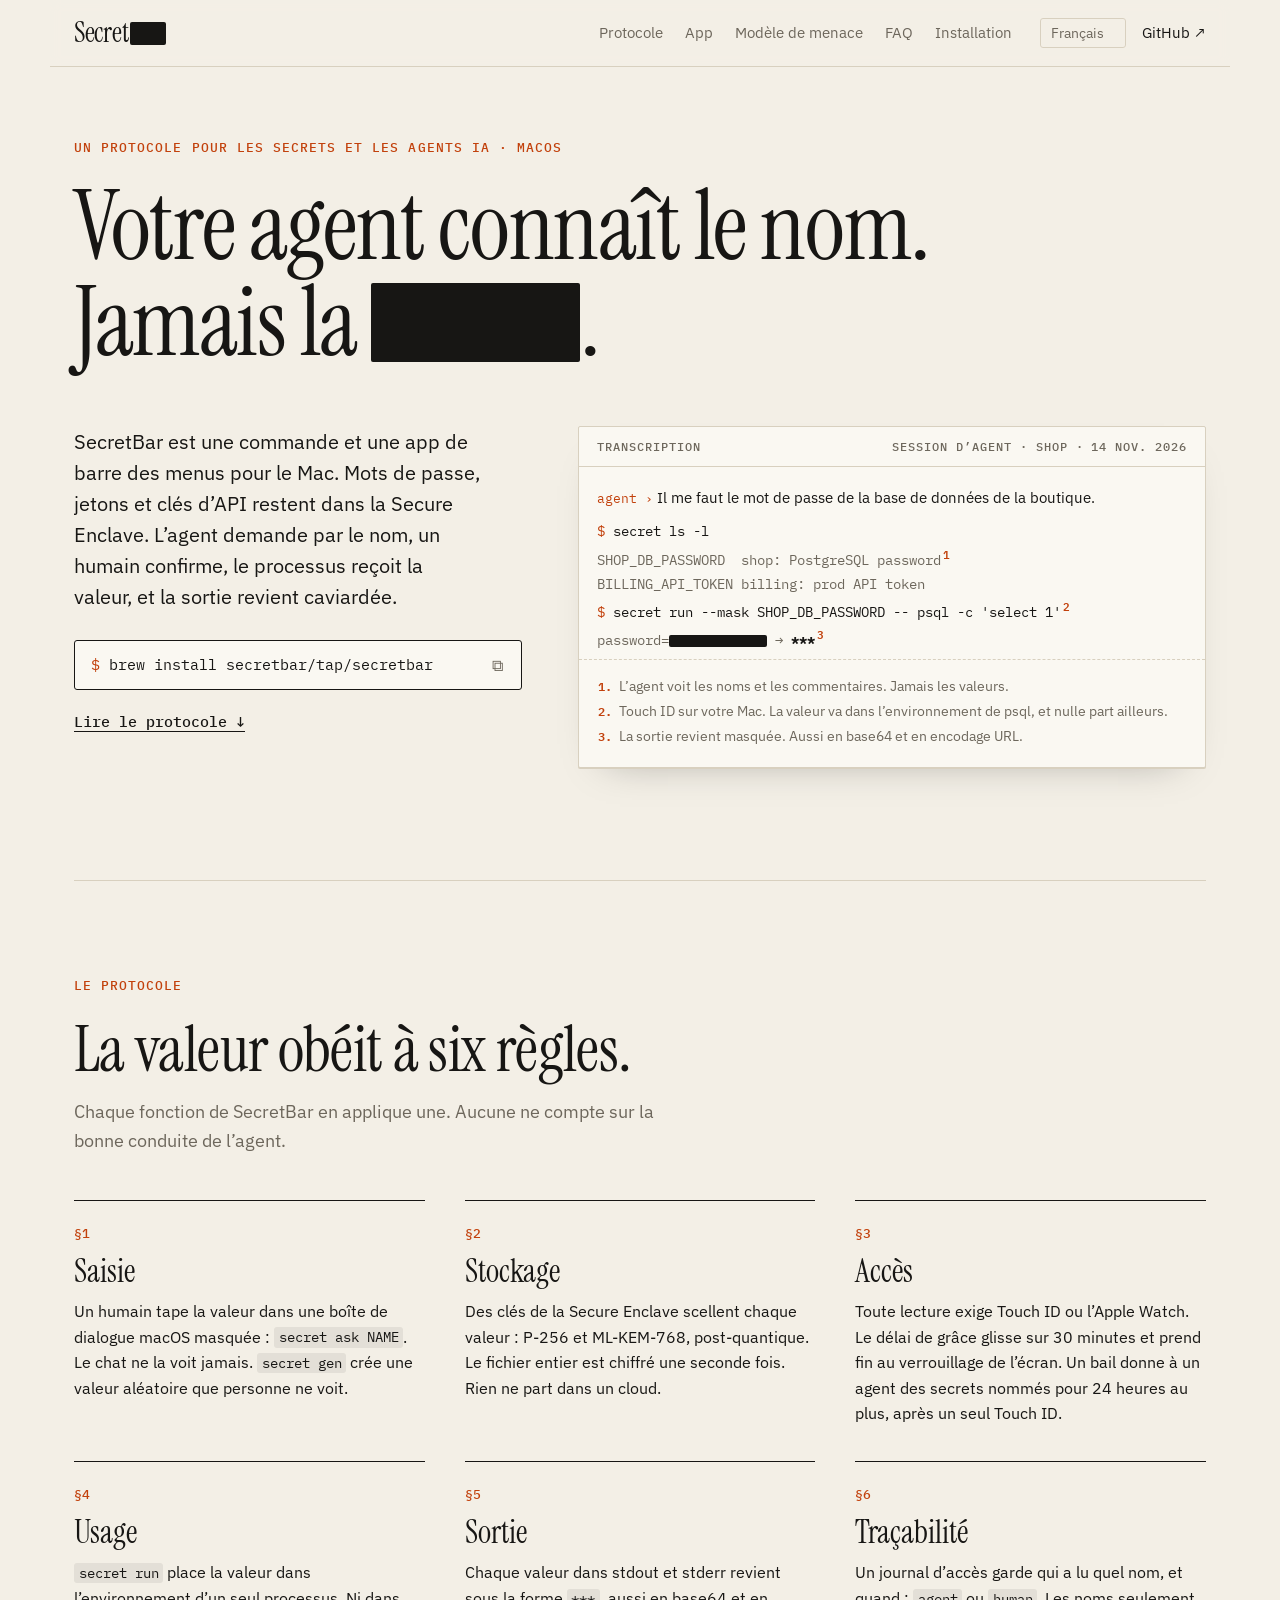
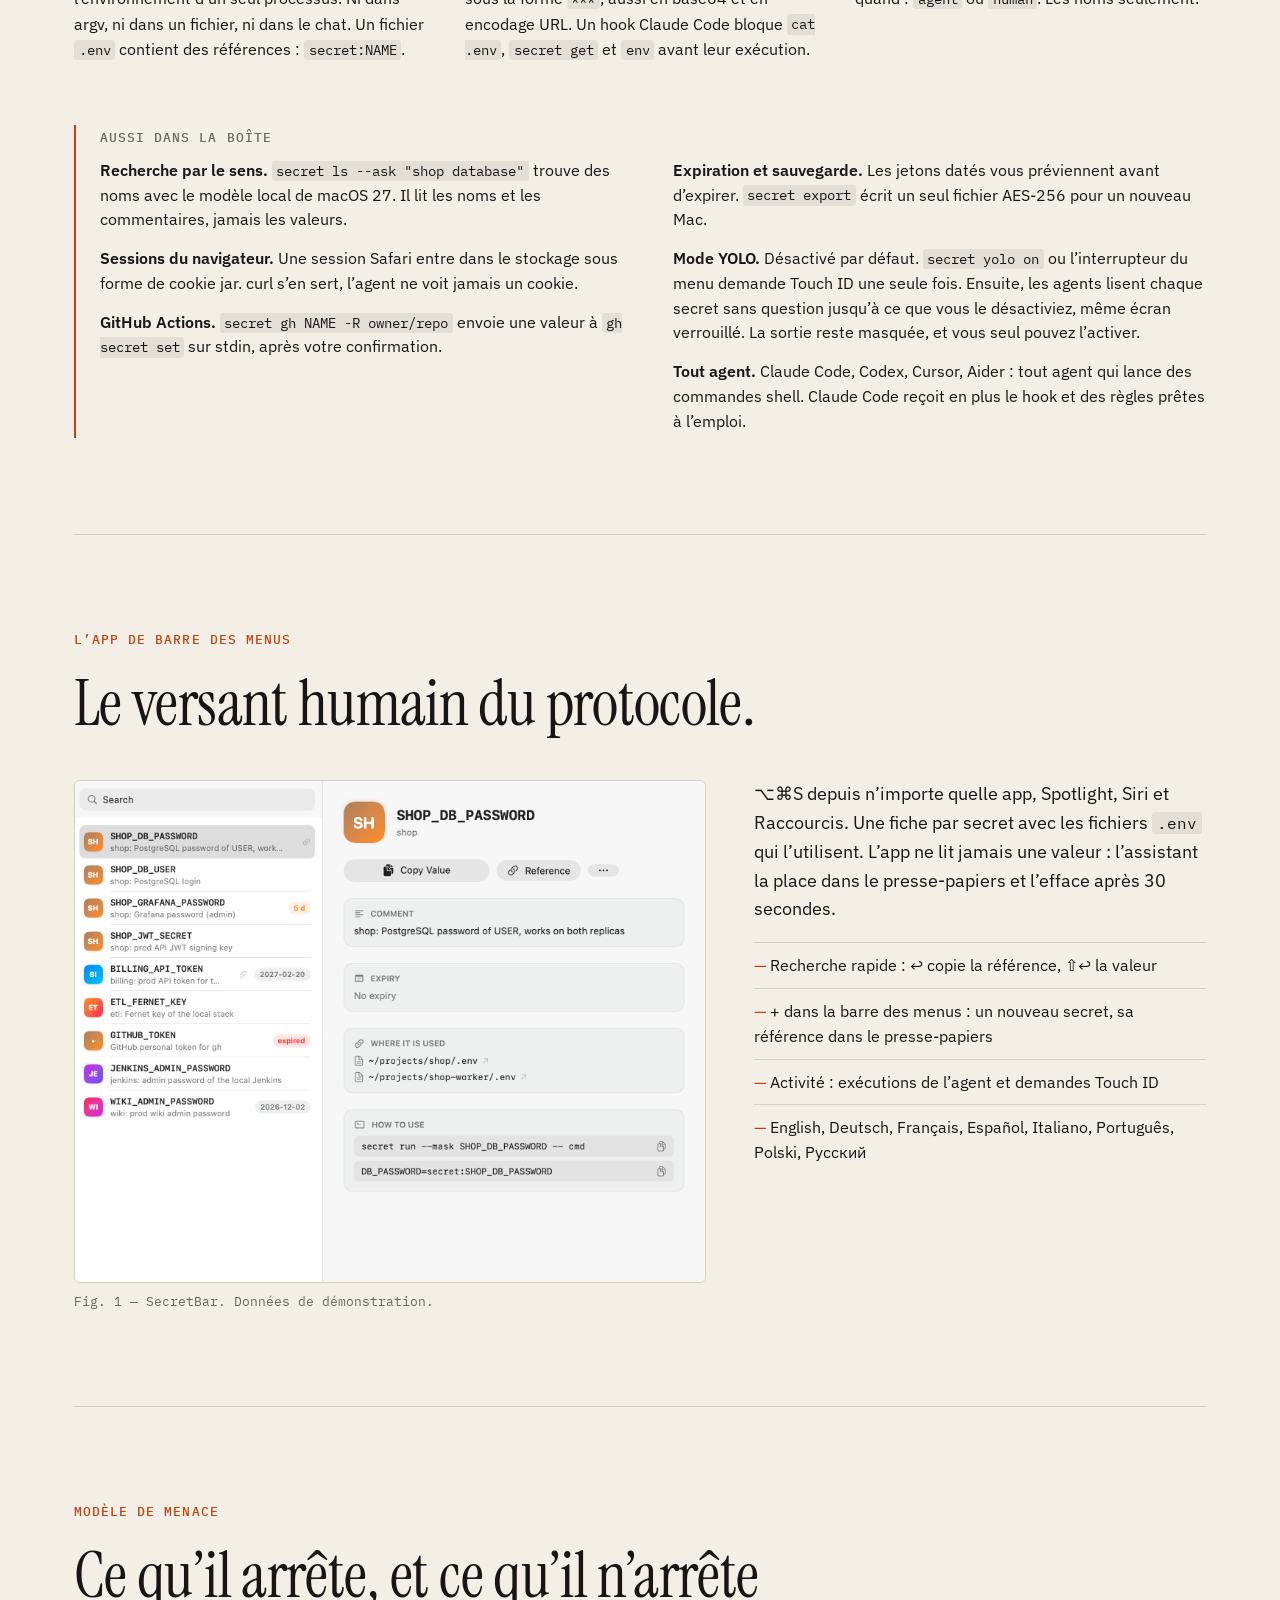
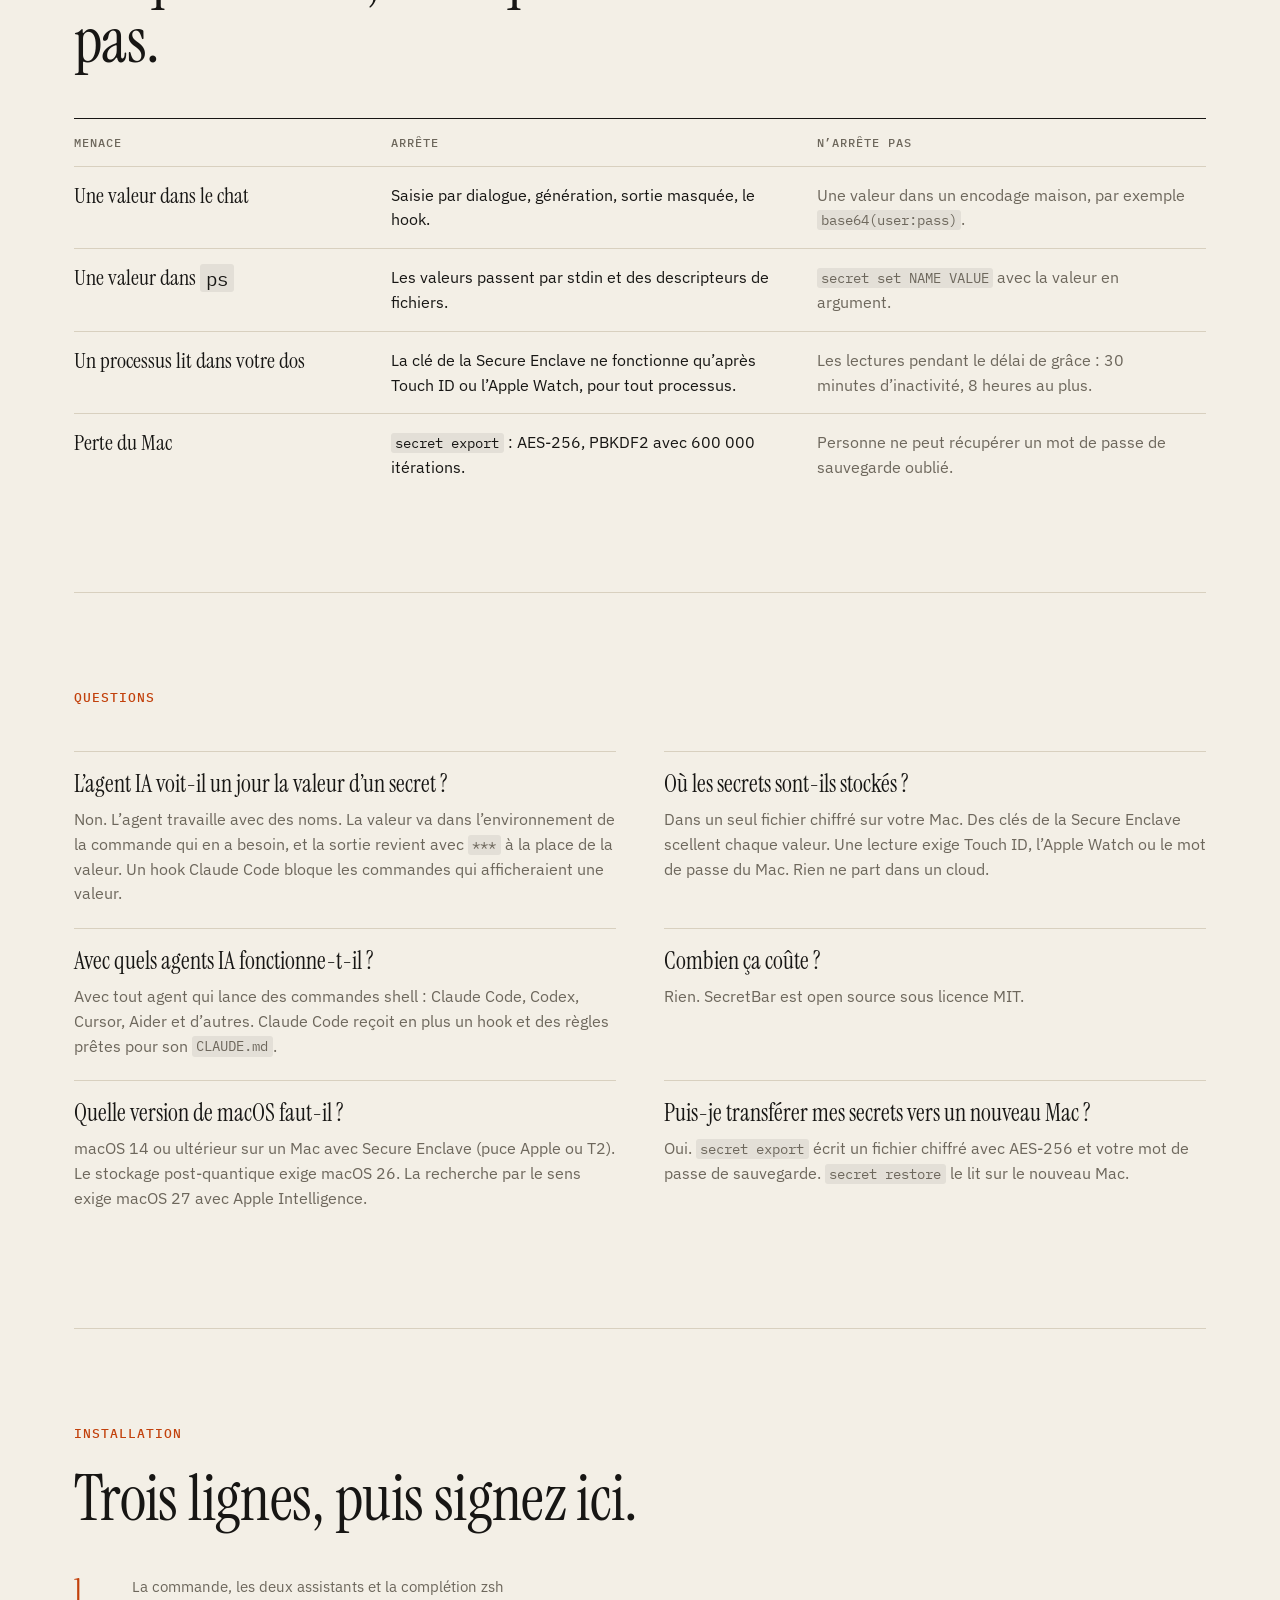
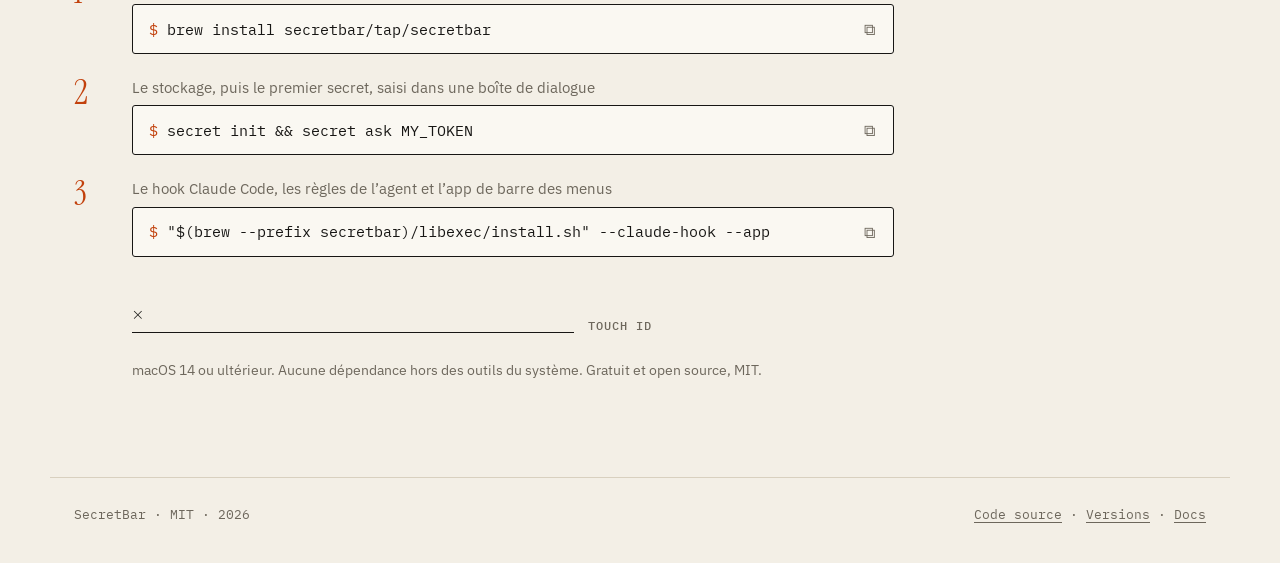
<file: fr/index.html>
<!doctype html>
<html lang="fr">
<head>
<meta charset="utf-8">
<meta name="viewport" content="width=device-width, initial-scale=1">
<title>SecretBar — votre agent connaît le nom, jamais la valeur</title>
<meta name="description" content="SecretBar garde mots de passe, jetons et clés d’API dans la Secure Enclave de votre Mac. Votre agent IA les utilise par leur nom et ne voit jamais une valeur. Outil en ligne de commande et app de barre des menus, gratuits et open source.">
<link rel="canonical" href="https://secretbar.github.io/fr/">
<link rel="alternate" hreflang="en" href="https://secretbar.github.io/">
<link rel="alternate" hreflang="de" href="https://secretbar.github.io/de/">
<link rel="alternate" hreflang="fr" href="https://secretbar.github.io/fr/">
<link rel="alternate" hreflang="es" href="https://secretbar.github.io/es/">
<link rel="alternate" hreflang="it" href="https://secretbar.github.io/it/">
<link rel="alternate" hreflang="pt-PT" href="https://secretbar.github.io/pt-PT/">
<link rel="alternate" hreflang="pl" href="https://secretbar.github.io/pl/">
<link rel="alternate" hreflang="ru" href="https://secretbar.github.io/ru/">
<link rel="alternate" hreflang="x-default" href="https://secretbar.github.io/">
<meta name="color-scheme" content="light dark">
<meta name="theme-color" content="#f3efe6" media="(prefers-color-scheme: light)">
<meta name="theme-color" content="#151412" media="(prefers-color-scheme: dark)">
<meta property="og:type" content="website">
<meta property="og:site_name" content="SecretBar">
<meta property="og:locale" content="fr_FR">
<meta property="og:title" content="SecretBar — votre agent connaît le nom, jamais la valeur">
<meta property="og:description" content="Un protocole pour les secrets et les agents IA sur macOS : saisie cachée, Secure Enclave avec clés post-quantiques, Touch ID, sortie masquée, un hook Claude Code. MIT, sans dépendances.">
<meta property="og:url" content="https://secretbar.github.io/fr/">
<meta property="og:image" content="https://secretbar.github.io/assets/img/og.png">
<meta property="og:image:width" content="1200">
<meta property="og:image:height" content="630">
<meta name="twitter:card" content="summary_large_image">
<meta name="twitter:title" content="SecretBar — votre agent connaît le nom, jamais la valeur">
<meta name="twitter:description" content="Un protocole pour les secrets et les agents IA sur macOS : saisie cachée, Secure Enclave avec clés post-quantiques, Touch ID, sortie masquée, un hook Claude Code. MIT, sans dépendances.">
<meta name="twitter:image" content="https://secretbar.github.io/assets/img/og.png">
<link rel="icon" type="image/png" href="/assets/img/icon.png">
<link rel="apple-touch-icon" href="/assets/img/icon.png">
<link rel="preconnect" href="https://fonts.googleapis.com">
<link rel="preconnect" href="https://fonts.gstatic.com" crossorigin>
<link rel="stylesheet" href="https://fonts.googleapis.com/css2?family=Instrument+Serif:ital@0;1&family=PT+Serif:ital@0;1&family=IBM+Plex+Sans:wght@400;500;600&family=IBM+Plex+Mono:wght@400;500&display=swap">
<link rel="stylesheet" href="/assets/paper.css">
<script>document.documentElement.classList.add("js")</script>
<script type="application/ld+json">[{"@context": "https://schema.org", "@type": "SoftwareApplication", "name": "SecretBar", "description": "SecretBar garde mots de passe, jetons et clés d’API dans la Secure Enclave de votre Mac. Votre agent IA les utilise par leur nom et ne voit jamais une valeur. Outil en ligne de commande et app de barre des menus, gratuits et open source.", "applicationCategory": "SecurityApplication", "operatingSystem": "macOS 14 or later", "url": "https://secretbar.github.io/fr/", "downloadUrl": "https://github.com/secretbar/secretbar/releases", "installUrl": "https://secretbar.github.io/fr/#install", "softwareVersion": "1.10.0", "license": "https://opensource.org/licenses/MIT", "isAccessibleForFree": true, "offers": {"@type": "Offer", "price": "0", "priceCurrency": "USD"}, "codeRepository": "https://github.com/secretbar/secretbar", "inLanguage": "fr", "image": "https://secretbar.github.io/assets/img/og.png"}, {"@context": "https://schema.org", "@type": "FAQPage", "inLanguage": "fr", "mainEntity": [{"@type": "Question", "name": "L’agent IA voit-il un jour la valeur d’un secret ?", "acceptedAnswer": {"@type": "Answer", "text": "Non. L’agent travaille avec des noms. La valeur va dans l’environnement de la commande qui en a besoin, et la sortie revient avec *** à la place de la valeur. Un hook Claude Code bloque les commandes qui afficheraient une valeur."}}, {"@type": "Question", "name": "Où les secrets sont-ils stockés ?", "acceptedAnswer": {"@type": "Answer", "text": "Dans un seul fichier chiffré sur votre Mac. Des clés de la Secure Enclave scellent chaque valeur. Une lecture exige Touch ID, l’Apple Watch ou le mot de passe du Mac. Rien ne part dans un cloud."}}, {"@type": "Question", "name": "Avec quels agents IA fonctionne-t-il ?", "acceptedAnswer": {"@type": "Answer", "text": "Avec tout agent qui lance des commandes shell : Claude Code, Codex, Cursor, Aider et d’autres. Claude Code reçoit en plus un hook et des règles prêtes pour son CLAUDE.md."}}, {"@type": "Question", "name": "Combien ça coûte ?", "acceptedAnswer": {"@type": "Answer", "text": "Rien. SecretBar est open source sous licence MIT."}}, {"@type": "Question", "name": "Quelle version de macOS faut-il ?", "acceptedAnswer": {"@type": "Answer", "text": "macOS 14 ou ultérieur sur un Mac avec Secure Enclave (puce Apple ou T2). Le stockage post-quantique exige macOS 26. La recherche par le sens exige macOS 27 avec Apple Intelligence."}}, {"@type": "Question", "name": "Puis-je transférer mes secrets vers un nouveau Mac ?", "acceptedAnswer": {"@type": "Answer", "text": "Oui. secret export écrit un fichier chiffré avec AES-256 et votre mot de passe de sauvegarde. secret restore le lit sur le nouveau Mac."}}]}]</script>
</head>
<body data-copied="Copié dans le presse-papiers" data-copy-failed="Sélectionnez le texte et copiez-le">

<header class="top">
  <a class="mark" href="#top" aria-label="SecretBar"><span class="mark-name">Secret<span class="rx rx-mark" aria-hidden="true">Bar</span></span></a>
  <nav class="links" aria-label="Sections">
    <a href="#protocol">Protocole</a>
    <a href="#app">App</a>
    <a href="#threats">Modèle de menace</a>
    <a href="#faq">FAQ</a>
    <a href="#install">Installation</a>
  </nav>
  <div class="top-end">
    <label class="lang"><span class="sr">Langue</span><select id="lang" aria-label="Langue"><option value="https://secretbar.github.io/" lang="en">English</option><option value="https://secretbar.github.io/de/" lang="de">Deutsch</option><option value="https://secretbar.github.io/fr/" selected lang="fr">Français</option><option value="https://secretbar.github.io/es/" lang="es">Español</option><option value="https://secretbar.github.io/it/" lang="it">Italiano</option><option value="https://secretbar.github.io/pt-PT/" lang="pt-PT">Português</option><option value="https://secretbar.github.io/pl/" lang="pl">Polski</option><option value="https://secretbar.github.io/ru/" lang="ru">Русский</option></select></label>
    <a class="gh" href="https://github.com/secretbar/secretbar">GitHub ↗</a>
  </div>
</header>

<main id="top">

<section class="hero">
  <p class="kicker">Un protocole pour les secrets et les agents IA · macOS</p>
  <h1 class="display">Votre agent connaît le nom.<br>Jamais la <span class="rx rx-hero" tabindex="0" data-hint="Touch ID requis">valeur</span>.</h1>
  <div class="hero-grid">
    <div class="hero-text">
      <p class="lede">SecretBar est une commande et une app de barre des menus pour le Mac. Mots de passe, jetons et clés d’API restent dans la Secure Enclave. L’agent demande par le nom, un humain confirme, le processus reçoit la valeur, et la sortie revient caviardée.</p>
      <div class="cmd" data-copy="brew install secretbar/tap/secretbar"><code><span class="pr">$</span> brew install secretbar/tap/secretbar</code><button class="copy" type="button" aria-label="Copier la commande d’installation">⧉</button></div>
      <a class="arrow" href="#protocol">Lire le protocole ↓</a>
    </div>

    <figure class="doc" aria-label="Transcription">
      <figcaption class="doc-head"><span>Transcription</span><span>session d’agent · shop · 14 nov. 2026</span></figcaption>
      <div class="doc-body">
        <p class="line agent"><span class="who">agent ›</span> Il me faut le mot de passe de la base de données de la boutique.</p>
        <p class="line"><span class="pr">$</span> secret ls -l</p>
        <p class="line out">SHOP_DB_PASSWORD&nbsp;&nbsp;shop: PostgreSQL password<sup>1</sup></p>
        <p class="line out">BILLING_API_TOKEN billing: prod API token</p>
        <p class="line"><span class="pr">$</span> secret run --mask SHOP_DB_PASSWORD -- psql -c 'select 1'<sup>2</sup></p>
        <p class="line out">password=<span class="rx rx-line">k9#Vq2!xR7mW</span> → <b>***</b><sup>3</sup></p>
      </div>
      <ol class="notes">
        <li>L’agent voit les noms et les commentaires. Jamais les valeurs.</li>
        <li>Touch ID sur votre Mac. La valeur va dans l’environnement de psql, et nulle part ailleurs.</li>
        <li>La sortie revient masquée. Aussi en base64 et en encodage URL.</li>
      </ol>
    </figure>
  </div>
</section>

<section class="sec" id="protocol">
  <header class="sec-head">
    <p class="kicker">Le protocole</p>
    <h2 class="display2">La valeur obéit à six règles.</h2>
    <p class="sub">Chaque fonction de SecretBar en applique une. Aucune ne compte sur la bonne conduite de l’agent.</p>
  </header>
  <ol class="clauses">
    <li><span class="no">§1</span><h3>Saisie</h3><p>Un humain tape la valeur dans une boîte de dialogue macOS masquée : <code>secret ask NAME</code>. Le chat ne la voit jamais. <code>secret gen</code> crée une valeur aléatoire que personne ne voit.</p></li>
    <li><span class="no">§2</span><h3>Stockage</h3><p>Des clés de la Secure Enclave scellent chaque valeur : P-256 et ML-KEM-768, post-quantique. Le fichier entier est chiffré une seconde fois. Rien ne part dans un cloud.</p></li>
    <li><span class="no">§3</span><h3>Accès</h3><p>Toute lecture exige Touch ID ou l’Apple Watch. Le délai de grâce glisse sur 30 minutes et prend fin au verrouillage de l’écran. Un bail donne à un agent des secrets nommés pour 24 heures au plus, après un seul Touch ID.</p></li>
    <li><span class="no">§4</span><h3>Usage</h3><p><code>secret run</code> place la valeur dans l’environnement d’un seul processus. Ni dans argv, ni dans un fichier, ni dans le chat. Un fichier <code>.env</code> contient des références : <code>secret:NAME</code>.</p></li>
    <li><span class="no">§5</span><h3>Sortie</h3><p>Chaque valeur dans stdout et stderr revient sous la forme <code>***</code>, aussi en base64 et en encodage URL. Un hook Claude Code bloque <code>cat .env</code>, <code>secret get</code> et <code>env</code> avant leur exécution.</p></li>
    <li><span class="no">§6</span><h3>Traçabilité</h3><p>Un journal d’accès garde qui a lu quel nom, et quand : <code>agent</code> ou <code>human</code>. Les noms seulement.</p></li>
  </ol>
  <aside class="appendix">
    <h3>Aussi dans la boîte</h3>
    <ul>
      <li><b>Recherche par le sens.</b> <code>secret ls --ask "shop database"</code> trouve des noms avec le modèle local de macOS 27. Il lit les noms et les commentaires, jamais les valeurs.</li>
      <li><b>Sessions du navigateur.</b> Une session Safari entre dans le stockage sous forme de cookie jar. curl s’en sert, l’agent ne voit jamais un cookie.</li>
      <li><b>GitHub Actions.</b> <code>secret gh NAME -R owner/repo</code> envoie une valeur à <code>gh secret set</code> sur stdin, après votre confirmation.</li>
      <li><b>Expiration et sauvegarde.</b> Les jetons datés vous préviennent avant d’expirer. <code>secret export</code> écrit un seul fichier AES-256 pour un nouveau Mac.</li>
      <li><b>Mode YOLO.</b> Désactivé par défaut. <code>secret yolo on</code> ou l’interrupteur du menu demande Touch ID une seule fois. Ensuite, les agents lisent chaque secret sans question jusqu’à ce que vous le désactiviez, même écran verrouillé. La sortie reste masquée, et vous seul pouvez l’activer.</li>
      <li><b>Tout agent.</b> Claude Code, Codex, Cursor, Aider : tout agent qui lance des commandes shell. Claude Code reçoit en plus le hook et des règles prêtes à l’emploi.</li>
    </ul>
  </aside>
</section>

<section class="sec" id="app">
  <header class="sec-head">
    <p class="kicker">L’app de barre des menus</p>
    <h2 class="display2">Le versant humain du protocole.</h2>
  </header>
  <div class="app-grid">
    <figure class="fig">
      <picture>
        <source srcset="/assets/img/main-dark.png" media="(prefers-color-scheme: dark)">
        <img src="/assets/img/main-light.png" alt="Fenêtre principale de SecretBar avec une liste de secrets et la fiche de SHOP_DB_PASSWORD" width="856" height="680" loading="lazy">
      </picture>
      <figcaption>Fig. 1 — SecretBar. Données de démonstration.</figcaption>
    </figure>
    <div class="app-text">
      <p>⌥⌘S depuis n’importe quelle app, Spotlight, Siri et Raccourcis. Une fiche par secret avec les fichiers <code>.env</code> qui l’utilisent. L’app ne lit jamais une valeur : l’assistant la place dans le presse-papiers et l’efface après 30 secondes.</p>
      <ul class="dash">
        <li>Recherche rapide : ↩ copie la référence, ⇧↩ la valeur</li>
        <li>+ dans la barre des menus : un nouveau secret, sa référence dans le presse-papiers</li>
        <li>Activité : exécutions de l’agent et demandes Touch ID</li>
        <li>English, Deutsch, Français, Español, Italiano, Português, Polski, Русский</li>
      </ul>
    </div>
  </div>
</section>

<section class="sec" id="threats">
  <header class="sec-head">
    <p class="kicker">Modèle de menace</p>
    <h2 class="display2">Ce qu’il arrête, et ce qu’il n’arrête pas.</h2>
  </header>
  <div class="table-wrap">
    <table class="threats">
      <thead><tr><th>Menace</th><th>Arrête</th><th>N’arrête pas</th></tr></thead>
      <tbody>
        <tr><th>Une valeur dans le chat</th><td>Saisie par dialogue, génération, sortie masquée, le hook.</td><td>Une valeur dans un encodage maison, par exemple <code>base64(user:pass)</code>.</td></tr>
        <tr><th>Une valeur dans <code>ps</code></th><td>Les valeurs passent par stdin et des descripteurs de fichiers.</td><td><code>secret set NAME VALUE</code> avec la valeur en argument.</td></tr>
        <tr><th>Un processus lit dans votre dos</th><td>La clé de la Secure Enclave ne fonctionne qu’après Touch ID ou l’Apple Watch, pour tout processus.</td><td>Les lectures pendant le délai de grâce : 30 minutes d’inactivité, 8 heures au plus.</td></tr>
        <tr><th>Perte du Mac</th><td><code>secret export</code> : AES-256, PBKDF2 avec 600 000 itérations.</td><td>Personne ne peut récupérer un mot de passe de sauvegarde oublié.</td></tr>
      </tbody>
    </table>
  </div>
</section>

<section class="sec" id="faq">
  <header class="sec-head">
    <p class="kicker">Questions</p>
  </header>
  <dl class="faq">
    <div><dt>L’agent IA voit-il un jour la valeur d’un secret ?</dt><dd>Non. L’agent travaille avec des noms. La valeur va dans l’environnement de la commande qui en a besoin, et la sortie revient avec <code>***</code> à la place de la valeur. Un hook Claude Code bloque les commandes qui afficheraient une valeur.</dd></div>
    <div><dt>Où les secrets sont-ils stockés ?</dt><dd>Dans un seul fichier chiffré sur votre Mac. Des clés de la Secure Enclave scellent chaque valeur. Une lecture exige Touch ID, l’Apple Watch ou le mot de passe du Mac. Rien ne part dans un cloud.</dd></div>
    <div><dt>Avec quels agents IA fonctionne-t-il ?</dt><dd>Avec tout agent qui lance des commandes shell : Claude Code, Codex, Cursor, Aider et d’autres. Claude Code reçoit en plus un hook et des règles prêtes pour son <code>CLAUDE.md</code>.</dd></div>
    <div><dt>Combien ça coûte ?</dt><dd>Rien. SecretBar est open source sous licence MIT.</dd></div>
    <div><dt>Quelle version de macOS faut-il ?</dt><dd>macOS 14 ou ultérieur sur un Mac avec Secure Enclave (puce Apple ou T2). Le stockage post-quantique exige macOS 26. La recherche par le sens exige macOS 27 avec Apple Intelligence.</dd></div>
    <div><dt>Puis-je transférer mes secrets vers un nouveau Mac ?</dt><dd>Oui. <code>secret export</code> écrit un fichier chiffré avec AES-256 et votre mot de passe de sauvegarde. <code>secret restore</code> le lit sur le nouveau Mac.</dd></div>
  </dl>
</section>

<section class="sec" id="install">
  <header class="sec-head">
    <p class="kicker">Installation</p>
    <h2 class="display2">Trois lignes, puis signez ici.</h2>
  </header>
  <ol class="steps">
    <li><span class="note">La commande, les deux assistants et la complétion zsh</span><div class="cmd" data-copy="brew install secretbar/tap/secretbar"><code><span class="pr">$</span> brew install secretbar/tap/secretbar</code><button class="copy" type="button" aria-label="Copier">⧉</button></div></li>
    <li><span class="note">Le stockage, puis le premier secret, saisi dans une boîte de dialogue</span><div class="cmd" data-copy="secret init &amp;&amp; secret ask MY_TOKEN"><code><span class="pr">$</span> secret init &amp;&amp; secret ask MY_TOKEN</code><button class="copy" type="button" aria-label="Copier">⧉</button></div></li>
    <li><span class="note">Le hook Claude Code, les règles de l’agent et l’app de barre des menus</span><div class="cmd" data-copy="&quot;$(brew --prefix secretbar)/libexec/install.sh&quot; --claude-hook --app"><code><span class="pr">$</span> "$(brew --prefix secretbar)/libexec/install.sh" --claude-hook --app</code><button class="copy" type="button" aria-label="Copier">⧉</button></div></li>
  </ol>
  <div class="sign"><span class="sign-line"></span><span class="sign-label">Touch ID</span></div>
  <p class="fine">macOS 14 ou ultérieur. Aucune dépendance hors des outils du système. Gratuit et open source, MIT.</p>
</section>

</main>

<footer class="foot">
  <span>SecretBar · MIT · 2026</span>
  <span><a href="https://github.com/secretbar/secretbar">Code source</a> · <a href="https://github.com/secretbar/secretbar/releases">Versions</a> · <a href="https://github.com/secretbar/secretbar#readme">Docs</a></span>
</footer>

<div class="toast" id="toast" role="status" aria-live="polite"></div>
<script src="/assets/paper.js" defer></script>
</body>
</html>
</file>
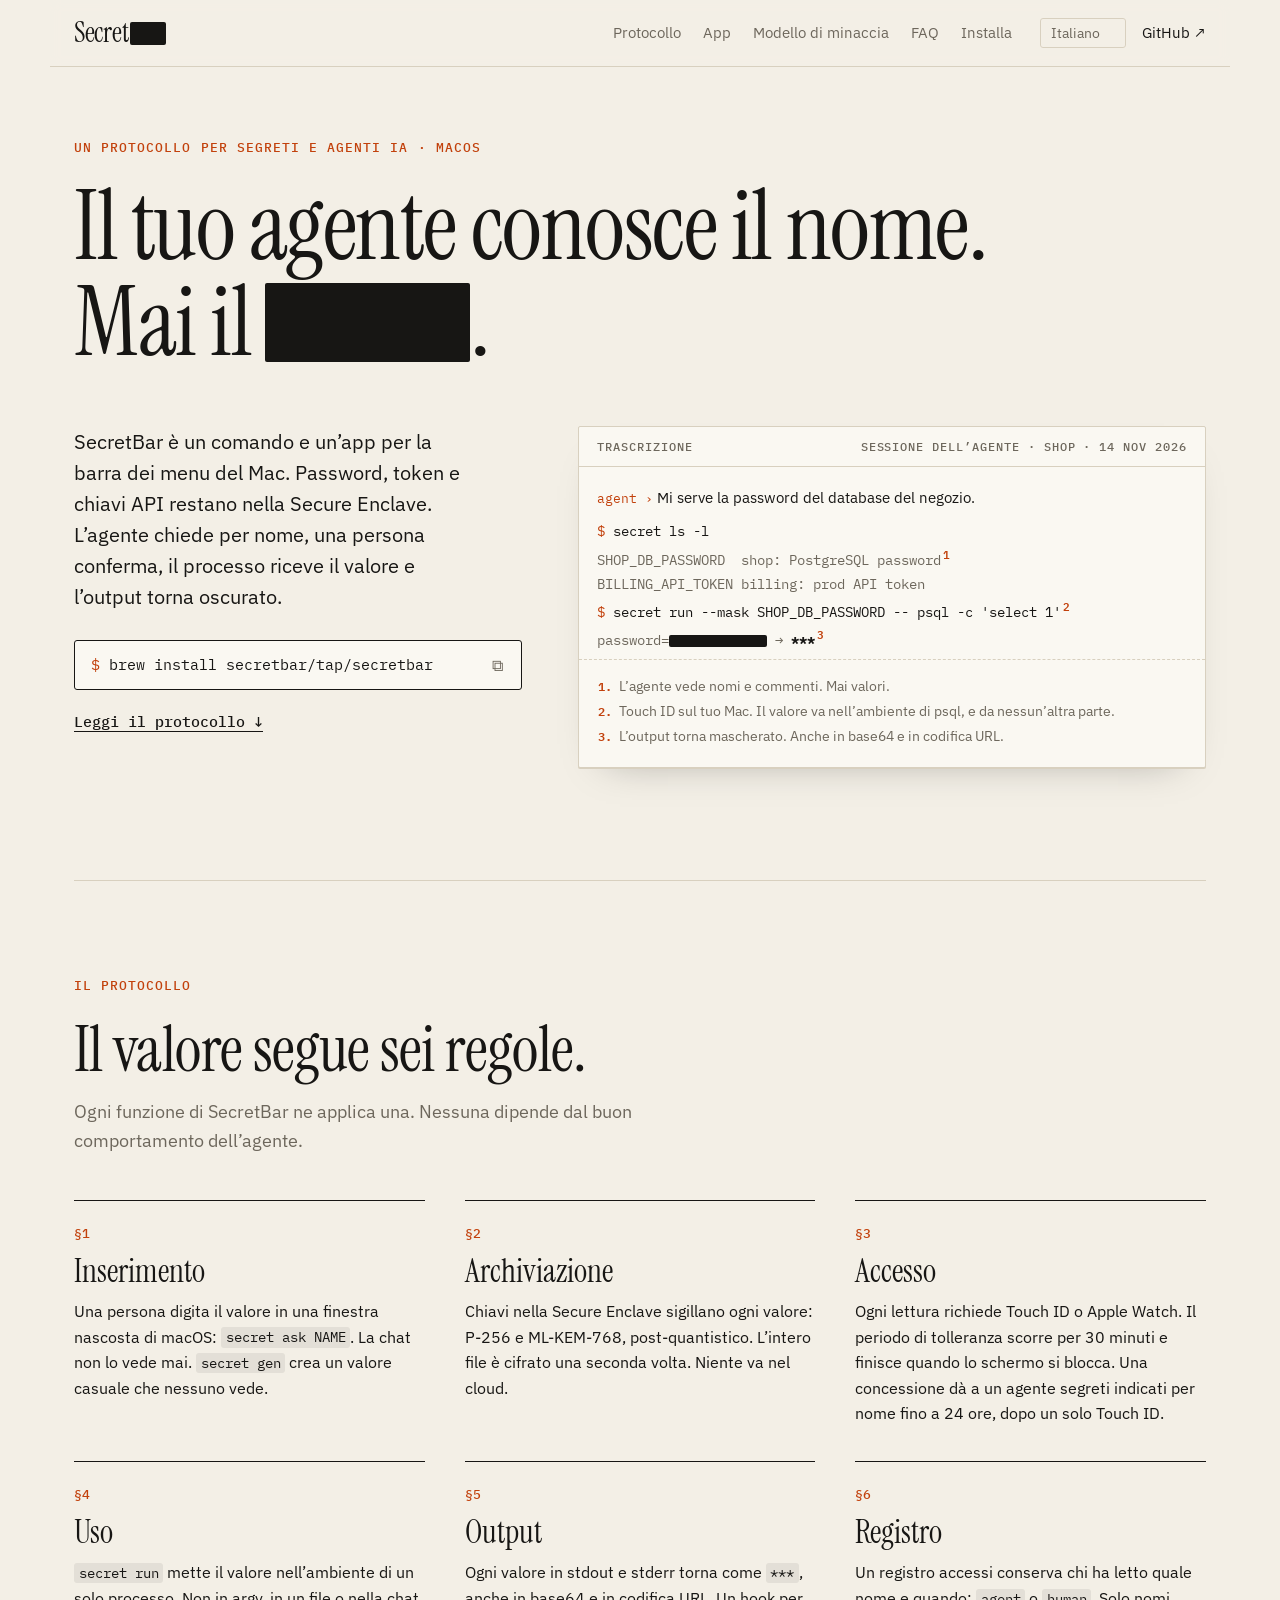
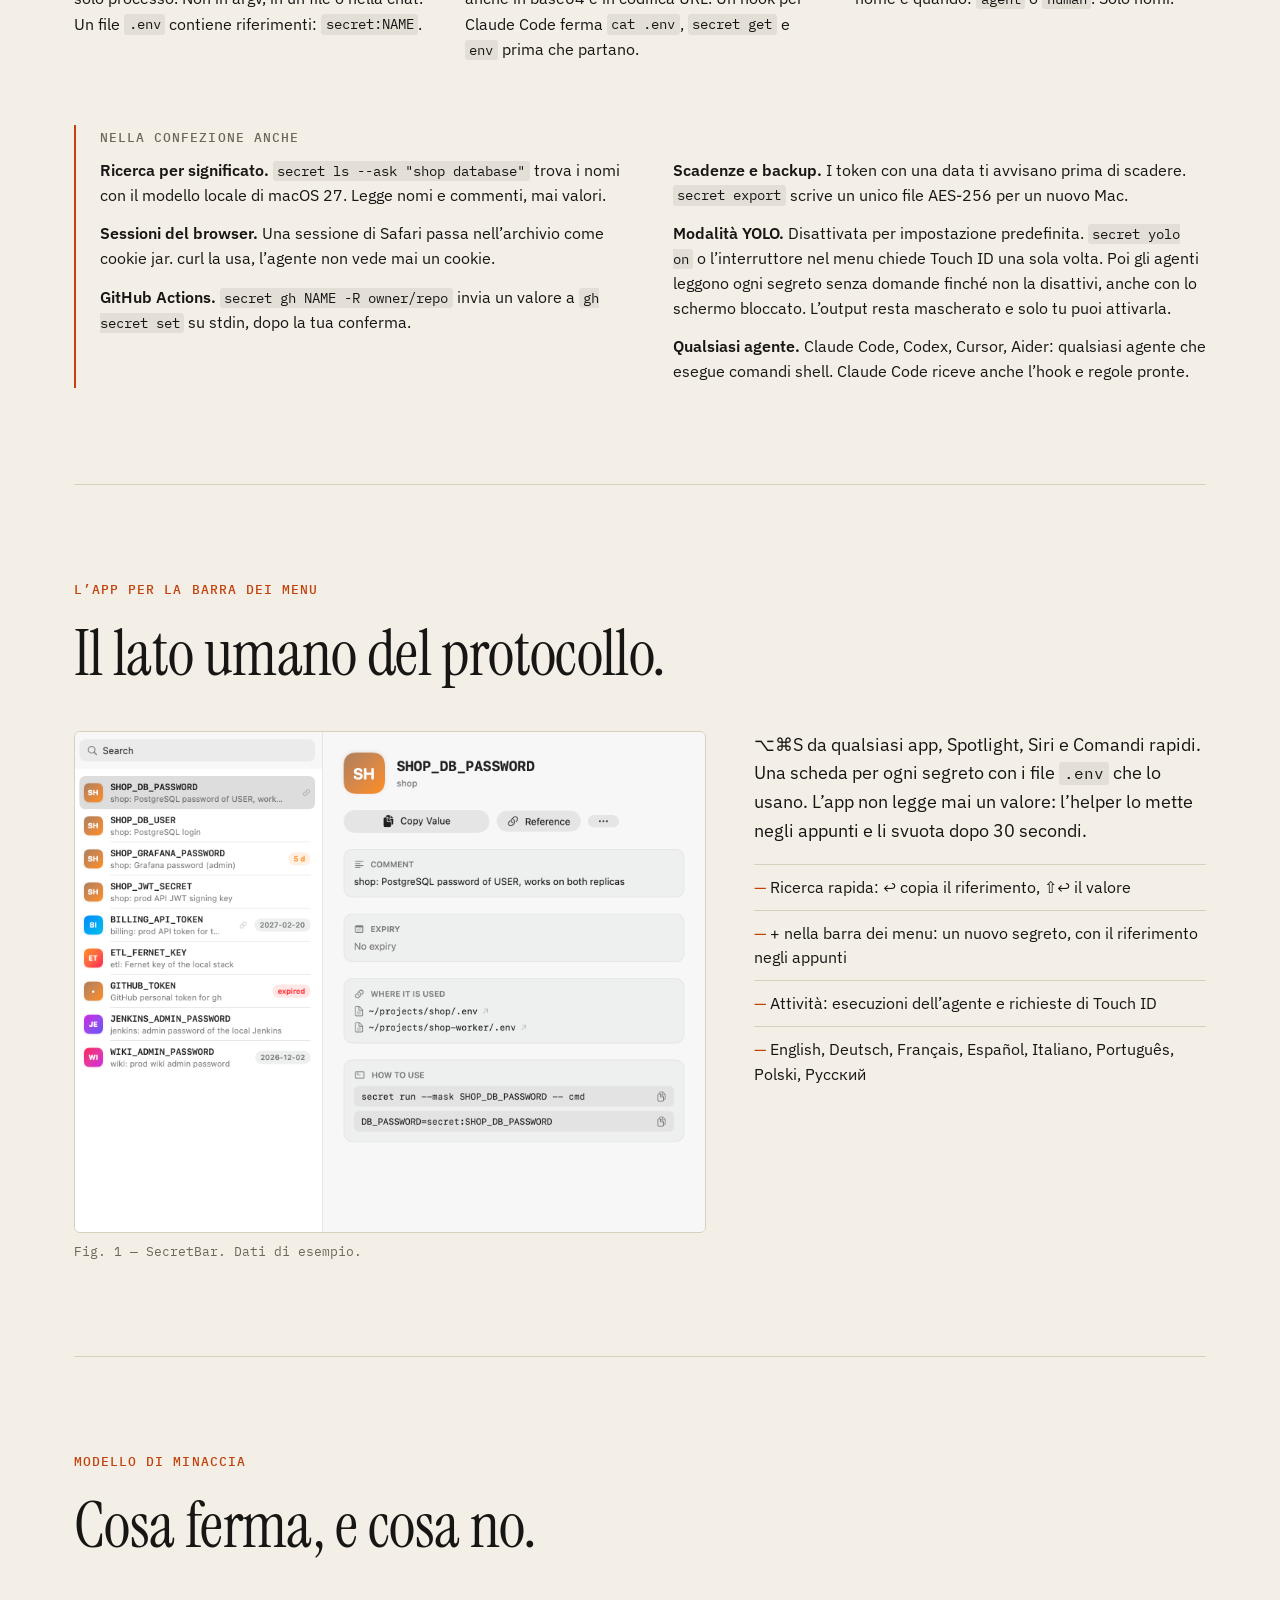
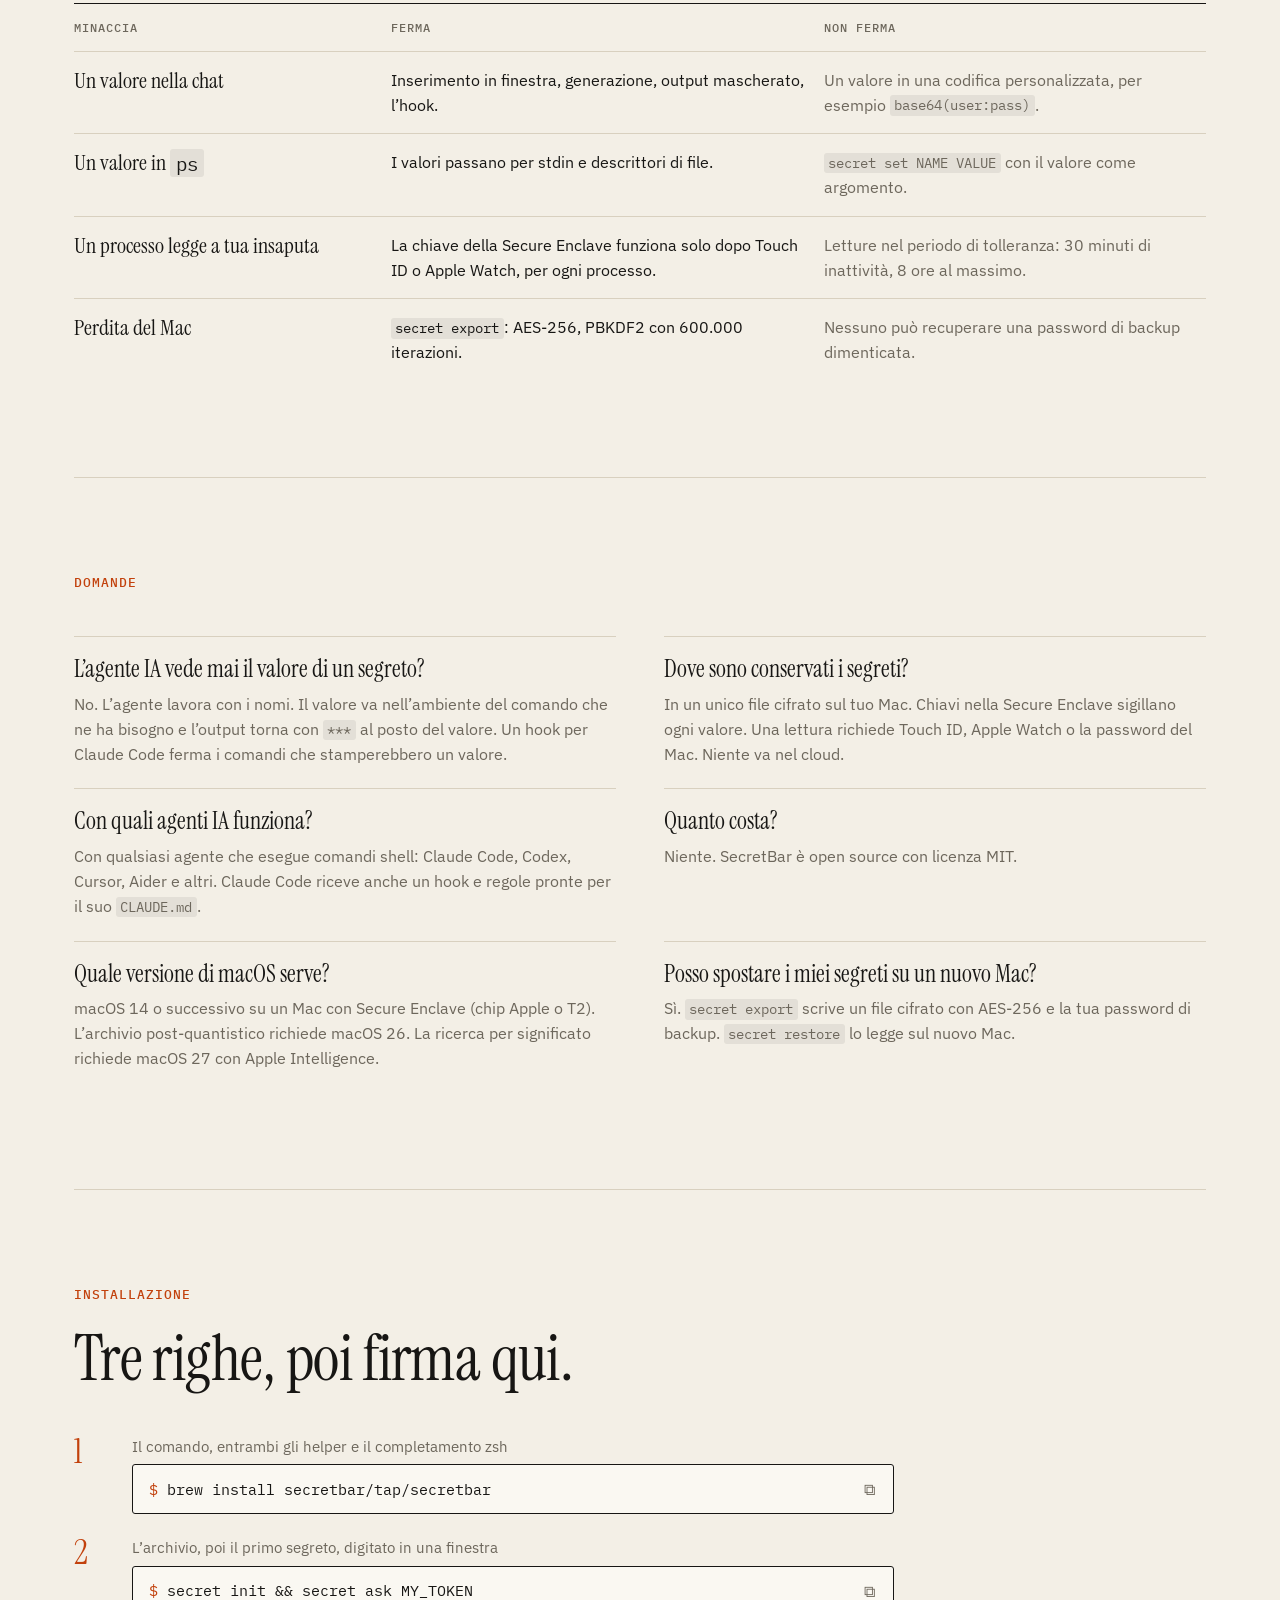
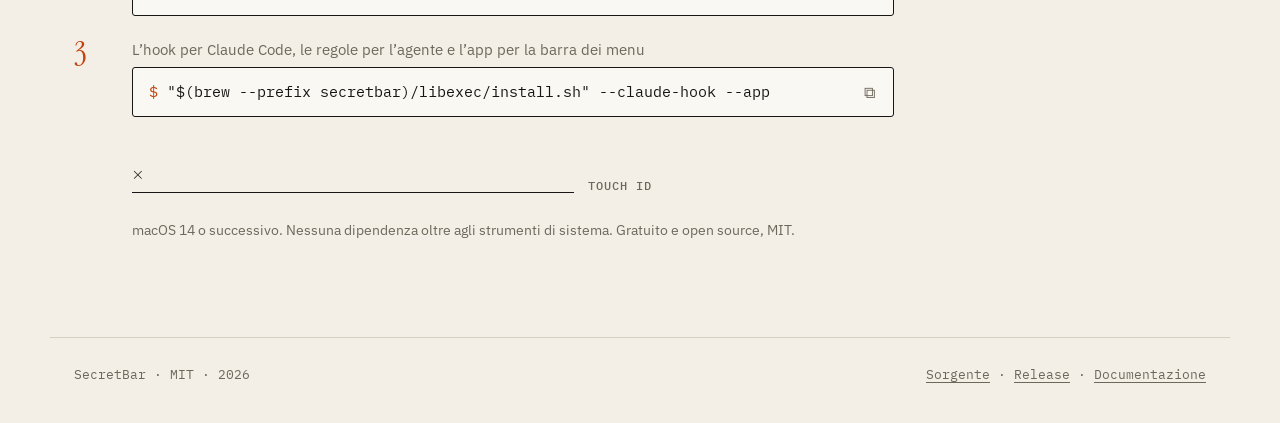
<file: it/index.html>
<!doctype html>
<html lang="it">
<head>
<meta charset="utf-8">
<meta name="viewport" content="width=device-width, initial-scale=1">
<title>SecretBar — il tuo agente conosce il nome, mai il valore</title>
<meta name="description" content="SecretBar conserva password, token e chiavi API nella Secure Enclave del tuo Mac. Il tuo agente IA li usa per nome e non vede mai un valore. Strumento da riga di comando e app per la barra dei menu, gratuiti e open source.">
<link rel="canonical" href="https://secretbar.github.io/it/">
<link rel="alternate" hreflang="en" href="https://secretbar.github.io/">
<link rel="alternate" hreflang="de" href="https://secretbar.github.io/de/">
<link rel="alternate" hreflang="fr" href="https://secretbar.github.io/fr/">
<link rel="alternate" hreflang="es" href="https://secretbar.github.io/es/">
<link rel="alternate" hreflang="it" href="https://secretbar.github.io/it/">
<link rel="alternate" hreflang="pt-PT" href="https://secretbar.github.io/pt-PT/">
<link rel="alternate" hreflang="pl" href="https://secretbar.github.io/pl/">
<link rel="alternate" hreflang="ru" href="https://secretbar.github.io/ru/">
<link rel="alternate" hreflang="x-default" href="https://secretbar.github.io/">
<meta name="color-scheme" content="light dark">
<meta name="theme-color" content="#f3efe6" media="(prefers-color-scheme: light)">
<meta name="theme-color" content="#151412" media="(prefers-color-scheme: dark)">
<meta property="og:type" content="website">
<meta property="og:site_name" content="SecretBar">
<meta property="og:locale" content="it_IT">
<meta property="og:title" content="SecretBar — il tuo agente conosce il nome, mai il valore">
<meta property="og:description" content="Un protocollo per segreti e agenti IA su macOS: inserimento nascosto, Secure Enclave con chiavi post-quantistiche, Touch ID, output mascherato, un hook per Claude Code. MIT, nessuna dipendenza.">
<meta property="og:url" content="https://secretbar.github.io/it/">
<meta property="og:image" content="https://secretbar.github.io/assets/img/og.png">
<meta property="og:image:width" content="1200">
<meta property="og:image:height" content="630">
<meta name="twitter:card" content="summary_large_image">
<meta name="twitter:title" content="SecretBar — il tuo agente conosce il nome, mai il valore">
<meta name="twitter:description" content="Un protocollo per segreti e agenti IA su macOS: inserimento nascosto, Secure Enclave con chiavi post-quantistiche, Touch ID, output mascherato, un hook per Claude Code. MIT, nessuna dipendenza.">
<meta name="twitter:image" content="https://secretbar.github.io/assets/img/og.png">
<link rel="icon" type="image/png" href="/assets/img/icon.png">
<link rel="apple-touch-icon" href="/assets/img/icon.png">
<link rel="preconnect" href="https://fonts.googleapis.com">
<link rel="preconnect" href="https://fonts.gstatic.com" crossorigin>
<link rel="stylesheet" href="https://fonts.googleapis.com/css2?family=Instrument+Serif:ital@0;1&family=PT+Serif:ital@0;1&family=IBM+Plex+Sans:wght@400;500;600&family=IBM+Plex+Mono:wght@400;500&display=swap">
<link rel="stylesheet" href="/assets/paper.css">
<script>document.documentElement.classList.add("js")</script>
<script type="application/ld+json">[{"@context": "https://schema.org", "@type": "SoftwareApplication", "name": "SecretBar", "description": "SecretBar conserva password, token e chiavi API nella Secure Enclave del tuo Mac. Il tuo agente IA li usa per nome e non vede mai un valore. Strumento da riga di comando e app per la barra dei menu, gratuiti e open source.", "applicationCategory": "SecurityApplication", "operatingSystem": "macOS 14 or later", "url": "https://secretbar.github.io/it/", "downloadUrl": "https://github.com/secretbar/secretbar/releases", "installUrl": "https://secretbar.github.io/it/#install", "softwareVersion": "1.10.0", "license": "https://opensource.org/licenses/MIT", "isAccessibleForFree": true, "offers": {"@type": "Offer", "price": "0", "priceCurrency": "USD"}, "codeRepository": "https://github.com/secretbar/secretbar", "inLanguage": "it", "image": "https://secretbar.github.io/assets/img/og.png"}, {"@context": "https://schema.org", "@type": "FAQPage", "inLanguage": "it", "mainEntity": [{"@type": "Question", "name": "L’agente IA vede mai il valore di un segreto?", "acceptedAnswer": {"@type": "Answer", "text": "No. L’agente lavora con i nomi. Il valore va nell’ambiente del comando che ne ha bisogno e l’output torna con *** al posto del valore. Un hook per Claude Code ferma i comandi che stamperebbero un valore."}}, {"@type": "Question", "name": "Dove sono conservati i segreti?", "acceptedAnswer": {"@type": "Answer", "text": "In un unico file cifrato sul tuo Mac. Chiavi nella Secure Enclave sigillano ogni valore. Una lettura richiede Touch ID, Apple Watch o la password del Mac. Niente va nel cloud."}}, {"@type": "Question", "name": "Con quali agenti IA funziona?", "acceptedAnswer": {"@type": "Answer", "text": "Con qualsiasi agente che esegue comandi shell: Claude Code, Codex, Cursor, Aider e altri. Claude Code riceve anche un hook e regole pronte per il suo CLAUDE.md."}}, {"@type": "Question", "name": "Quanto costa?", "acceptedAnswer": {"@type": "Answer", "text": "Niente. SecretBar è open source con licenza MIT."}}, {"@type": "Question", "name": "Quale versione di macOS serve?", "acceptedAnswer": {"@type": "Answer", "text": "macOS 14 o successivo su un Mac con Secure Enclave (chip Apple o T2). L’archivio post-quantistico richiede macOS 26. La ricerca per significato richiede macOS 27 con Apple Intelligence."}}, {"@type": "Question", "name": "Posso spostare i miei segreti su un nuovo Mac?", "acceptedAnswer": {"@type": "Answer", "text": "Sì. secret export scrive un file cifrato con AES-256 e la tua password di backup. secret restore lo legge sul nuovo Mac."}}]}]</script>
</head>
<body data-copied="Copiato negli appunti" data-copy-failed="Seleziona il testo e copialo">

<header class="top">
  <a class="mark" href="#top" aria-label="SecretBar"><span class="mark-name">Secret<span class="rx rx-mark" aria-hidden="true">Bar</span></span></a>
  <nav class="links" aria-label="Sections">
    <a href="#protocol">Protocollo</a>
    <a href="#app">App</a>
    <a href="#threats">Modello di minaccia</a>
    <a href="#faq">FAQ</a>
    <a href="#install">Installa</a>
  </nav>
  <div class="top-end">
    <label class="lang"><span class="sr">Lingua</span><select id="lang" aria-label="Lingua"><option value="https://secretbar.github.io/" lang="en">English</option><option value="https://secretbar.github.io/de/" lang="de">Deutsch</option><option value="https://secretbar.github.io/fr/" lang="fr">Français</option><option value="https://secretbar.github.io/es/" lang="es">Español</option><option value="https://secretbar.github.io/it/" selected lang="it">Italiano</option><option value="https://secretbar.github.io/pt-PT/" lang="pt-PT">Português</option><option value="https://secretbar.github.io/pl/" lang="pl">Polski</option><option value="https://secretbar.github.io/ru/" lang="ru">Русский</option></select></label>
    <a class="gh" href="https://github.com/secretbar/secretbar">GitHub ↗</a>
  </div>
</header>

<main id="top">

<section class="hero">
  <p class="kicker">Un protocollo per segreti e agenti IA · macOS</p>
  <h1 class="display">Il tuo agente conosce il nome.<br>Mai il <span class="rx rx-hero" tabindex="0" data-hint="Richiede Touch ID">valore</span>.</h1>
  <div class="hero-grid">
    <div class="hero-text">
      <p class="lede">SecretBar è un comando e un’app per la barra dei menu del Mac. Password, token e chiavi API restano nella Secure Enclave. L’agente chiede per nome, una persona conferma, il processo riceve il valore e l’output torna oscurato.</p>
      <div class="cmd" data-copy="brew install secretbar/tap/secretbar"><code><span class="pr">$</span> brew install secretbar/tap/secretbar</code><button class="copy" type="button" aria-label="Copia il comando di installazione">⧉</button></div>
      <a class="arrow" href="#protocol">Leggi il protocollo ↓</a>
    </div>

    <figure class="doc" aria-label="Trascrizione">
      <figcaption class="doc-head"><span>Trascrizione</span><span>sessione dell’agente · shop · 14 nov 2026</span></figcaption>
      <div class="doc-body">
        <p class="line agent"><span class="who">agent ›</span> Mi serve la password del database del negozio.</p>
        <p class="line"><span class="pr">$</span> secret ls -l</p>
        <p class="line out">SHOP_DB_PASSWORD&nbsp;&nbsp;shop: PostgreSQL password<sup>1</sup></p>
        <p class="line out">BILLING_API_TOKEN billing: prod API token</p>
        <p class="line"><span class="pr">$</span> secret run --mask SHOP_DB_PASSWORD -- psql -c 'select 1'<sup>2</sup></p>
        <p class="line out">password=<span class="rx rx-line">k9#Vq2!xR7mW</span> → <b>***</b><sup>3</sup></p>
      </div>
      <ol class="notes">
        <li>L’agente vede nomi e commenti. Mai valori.</li>
        <li>Touch ID sul tuo Mac. Il valore va nell’ambiente di psql, e da nessun’altra parte.</li>
        <li>L’output torna mascherato. Anche in base64 e in codifica URL.</li>
      </ol>
    </figure>
  </div>
</section>

<section class="sec" id="protocol">
  <header class="sec-head">
    <p class="kicker">Il protocollo</p>
    <h2 class="display2">Il valore segue sei regole.</h2>
    <p class="sub">Ogni funzione di SecretBar ne applica una. Nessuna dipende dal buon comportamento dell’agente.</p>
  </header>
  <ol class="clauses">
    <li><span class="no">§1</span><h3>Inserimento</h3><p>Una persona digita il valore in una finestra nascosta di macOS: <code>secret ask NAME</code>. La chat non lo vede mai. <code>secret gen</code> crea un valore casuale che nessuno vede.</p></li>
    <li><span class="no">§2</span><h3>Archiviazione</h3><p>Chiavi nella Secure Enclave sigillano ogni valore: P-256 e ML-KEM-768, post-quantistico. L’intero file è cifrato una seconda volta. Niente va nel cloud.</p></li>
    <li><span class="no">§3</span><h3>Accesso</h3><p>Ogni lettura richiede Touch ID o Apple Watch. Il periodo di tolleranza scorre per 30 minuti e finisce quando lo schermo si blocca. Una concessione dà a un agente segreti indicati per nome fino a 24 ore, dopo un solo Touch ID.</p></li>
    <li><span class="no">§4</span><h3>Uso</h3><p><code>secret run</code> mette il valore nell’ambiente di un solo processo. Non in argv, in un file o nella chat. Un file <code>.env</code> contiene riferimenti: <code>secret:NAME</code>.</p></li>
    <li><span class="no">§5</span><h3>Output</h3><p>Ogni valore in stdout e stderr torna come <code>***</code>, anche in base64 e in codifica URL. Un hook per Claude Code ferma <code>cat .env</code>, <code>secret get</code> e <code>env</code> prima che partano.</p></li>
    <li><span class="no">§6</span><h3>Registro</h3><p>Un registro accessi conserva chi ha letto quale nome e quando: <code>agent</code> o <code>human</code>. Solo nomi.</p></li>
  </ol>
  <aside class="appendix">
    <h3>Nella confezione anche</h3>
    <ul>
      <li><b>Ricerca per significato.</b> <code>secret ls --ask "shop database"</code> trova i nomi con il modello locale di macOS 27. Legge nomi e commenti, mai valori.</li>
      <li><b>Sessioni del browser.</b> Una sessione di Safari passa nell’archivio come cookie jar. curl la usa, l’agente non vede mai un cookie.</li>
      <li><b>GitHub Actions.</b> <code>secret gh NAME -R owner/repo</code> invia un valore a <code>gh secret set</code> su stdin, dopo la tua conferma.</li>
      <li><b>Scadenze e backup.</b> I token con una data ti avvisano prima di scadere. <code>secret export</code> scrive un unico file AES-256 per un nuovo Mac.</li>
      <li><b>Modalità YOLO.</b> Disattivata per impostazione predefinita. <code>secret yolo on</code> o l’interruttore nel menu chiede Touch ID una sola volta. Poi gli agenti leggono ogni segreto senza domande finché non la disattivi, anche con lo schermo bloccato. L’output resta mascherato e solo tu puoi attivarla.</li>
      <li><b>Qualsiasi agente.</b> Claude Code, Codex, Cursor, Aider: qualsiasi agente che esegue comandi shell. Claude Code riceve anche l’hook e regole pronte.</li>
    </ul>
  </aside>
</section>

<section class="sec" id="app">
  <header class="sec-head">
    <p class="kicker">L’app per la barra dei menu</p>
    <h2 class="display2">Il lato umano del protocollo.</h2>
  </header>
  <div class="app-grid">
    <figure class="fig">
      <picture>
        <source srcset="/assets/img/main-dark.png" media="(prefers-color-scheme: dark)">
        <img src="/assets/img/main-light.png" alt="Finestra principale di SecretBar con un elenco di segreti e la scheda di SHOP_DB_PASSWORD" width="856" height="680" loading="lazy">
      </picture>
      <figcaption>Fig. 1 — SecretBar. Dati di esempio.</figcaption>
    </figure>
    <div class="app-text">
      <p>⌥⌘S da qualsiasi app, Spotlight, Siri e Comandi rapidi. Una scheda per ogni segreto con i file <code>.env</code> che lo usano. L’app non legge mai un valore: l’helper lo mette negli appunti e li svuota dopo 30 secondi.</p>
      <ul class="dash">
        <li>Ricerca rapida: ↩ copia il riferimento, ⇧↩ il valore</li>
        <li>+ nella barra dei menu: un nuovo segreto, con il riferimento negli appunti</li>
        <li>Attività: esecuzioni dell’agente e richieste di Touch ID</li>
        <li>English, Deutsch, Français, Español, Italiano, Português, Polski, Русский</li>
      </ul>
    </div>
  </div>
</section>

<section class="sec" id="threats">
  <header class="sec-head">
    <p class="kicker">Modello di minaccia</p>
    <h2 class="display2">Cosa ferma, e cosa no.</h2>
  </header>
  <div class="table-wrap">
    <table class="threats">
      <thead><tr><th>Minaccia</th><th>Ferma</th><th>Non ferma</th></tr></thead>
      <tbody>
        <tr><th>Un valore nella chat</th><td>Inserimento in finestra, generazione, output mascherato, l’hook.</td><td>Un valore in una codifica personalizzata, per esempio <code>base64(user:pass)</code>.</td></tr>
        <tr><th>Un valore in <code>ps</code></th><td>I valori passano per stdin e descrittori di file.</td><td><code>secret set NAME VALUE</code> con il valore come argomento.</td></tr>
        <tr><th>Un processo legge a tua insaputa</th><td>La chiave della Secure Enclave funziona solo dopo Touch ID o Apple Watch, per ogni processo.</td><td>Letture nel periodo di tolleranza: 30 minuti di inattività, 8 ore al massimo.</td></tr>
        <tr><th>Perdita del Mac</th><td><code>secret export</code>: AES-256, PBKDF2 con 600.000 iterazioni.</td><td>Nessuno può recuperare una password di backup dimenticata.</td></tr>
      </tbody>
    </table>
  </div>
</section>

<section class="sec" id="faq">
  <header class="sec-head">
    <p class="kicker">Domande</p>
  </header>
  <dl class="faq">
    <div><dt>L’agente IA vede mai il valore di un segreto?</dt><dd>No. L’agente lavora con i nomi. Il valore va nell’ambiente del comando che ne ha bisogno e l’output torna con <code>***</code> al posto del valore. Un hook per Claude Code ferma i comandi che stamperebbero un valore.</dd></div>
    <div><dt>Dove sono conservati i segreti?</dt><dd>In un unico file cifrato sul tuo Mac. Chiavi nella Secure Enclave sigillano ogni valore. Una lettura richiede Touch ID, Apple Watch o la password del Mac. Niente va nel cloud.</dd></div>
    <div><dt>Con quali agenti IA funziona?</dt><dd>Con qualsiasi agente che esegue comandi shell: Claude Code, Codex, Cursor, Aider e altri. Claude Code riceve anche un hook e regole pronte per il suo <code>CLAUDE.md</code>.</dd></div>
    <div><dt>Quanto costa?</dt><dd>Niente. SecretBar è open source con licenza MIT.</dd></div>
    <div><dt>Quale versione di macOS serve?</dt><dd>macOS 14 o successivo su un Mac con Secure Enclave (chip Apple o T2). L’archivio post-quantistico richiede macOS 26. La ricerca per significato richiede macOS 27 con Apple Intelligence.</dd></div>
    <div><dt>Posso spostare i miei segreti su un nuovo Mac?</dt><dd>Sì. <code>secret export</code> scrive un file cifrato con AES-256 e la tua password di backup. <code>secret restore</code> lo legge sul nuovo Mac.</dd></div>
  </dl>
</section>

<section class="sec" id="install">
  <header class="sec-head">
    <p class="kicker">Installazione</p>
    <h2 class="display2">Tre righe, poi firma qui.</h2>
  </header>
  <ol class="steps">
    <li><span class="note">Il comando, entrambi gli helper e il completamento zsh</span><div class="cmd" data-copy="brew install secretbar/tap/secretbar"><code><span class="pr">$</span> brew install secretbar/tap/secretbar</code><button class="copy" type="button" aria-label="Copia">⧉</button></div></li>
    <li><span class="note">L’archivio, poi il primo segreto, digitato in una finestra</span><div class="cmd" data-copy="secret init &amp;&amp; secret ask MY_TOKEN"><code><span class="pr">$</span> secret init &amp;&amp; secret ask MY_TOKEN</code><button class="copy" type="button" aria-label="Copia">⧉</button></div></li>
    <li><span class="note">L’hook per Claude Code, le regole per l’agente e l’app per la barra dei menu</span><div class="cmd" data-copy="&quot;$(brew --prefix secretbar)/libexec/install.sh&quot; --claude-hook --app"><code><span class="pr">$</span> "$(brew --prefix secretbar)/libexec/install.sh" --claude-hook --app</code><button class="copy" type="button" aria-label="Copia">⧉</button></div></li>
  </ol>
  <div class="sign"><span class="sign-line"></span><span class="sign-label">Touch ID</span></div>
  <p class="fine">macOS 14 o successivo. Nessuna dipendenza oltre agli strumenti di sistema. Gratuito e open source, MIT.</p>
</section>

</main>

<footer class="foot">
  <span>SecretBar · MIT · 2026</span>
  <span><a href="https://github.com/secretbar/secretbar">Sorgente</a> · <a href="https://github.com/secretbar/secretbar/releases">Release</a> · <a href="https://github.com/secretbar/secretbar#readme">Documentazione</a></span>
</footer>

<div class="toast" id="toast" role="status" aria-live="polite"></div>
<script src="/assets/paper.js" defer></script>
</body>
</html>
</file>
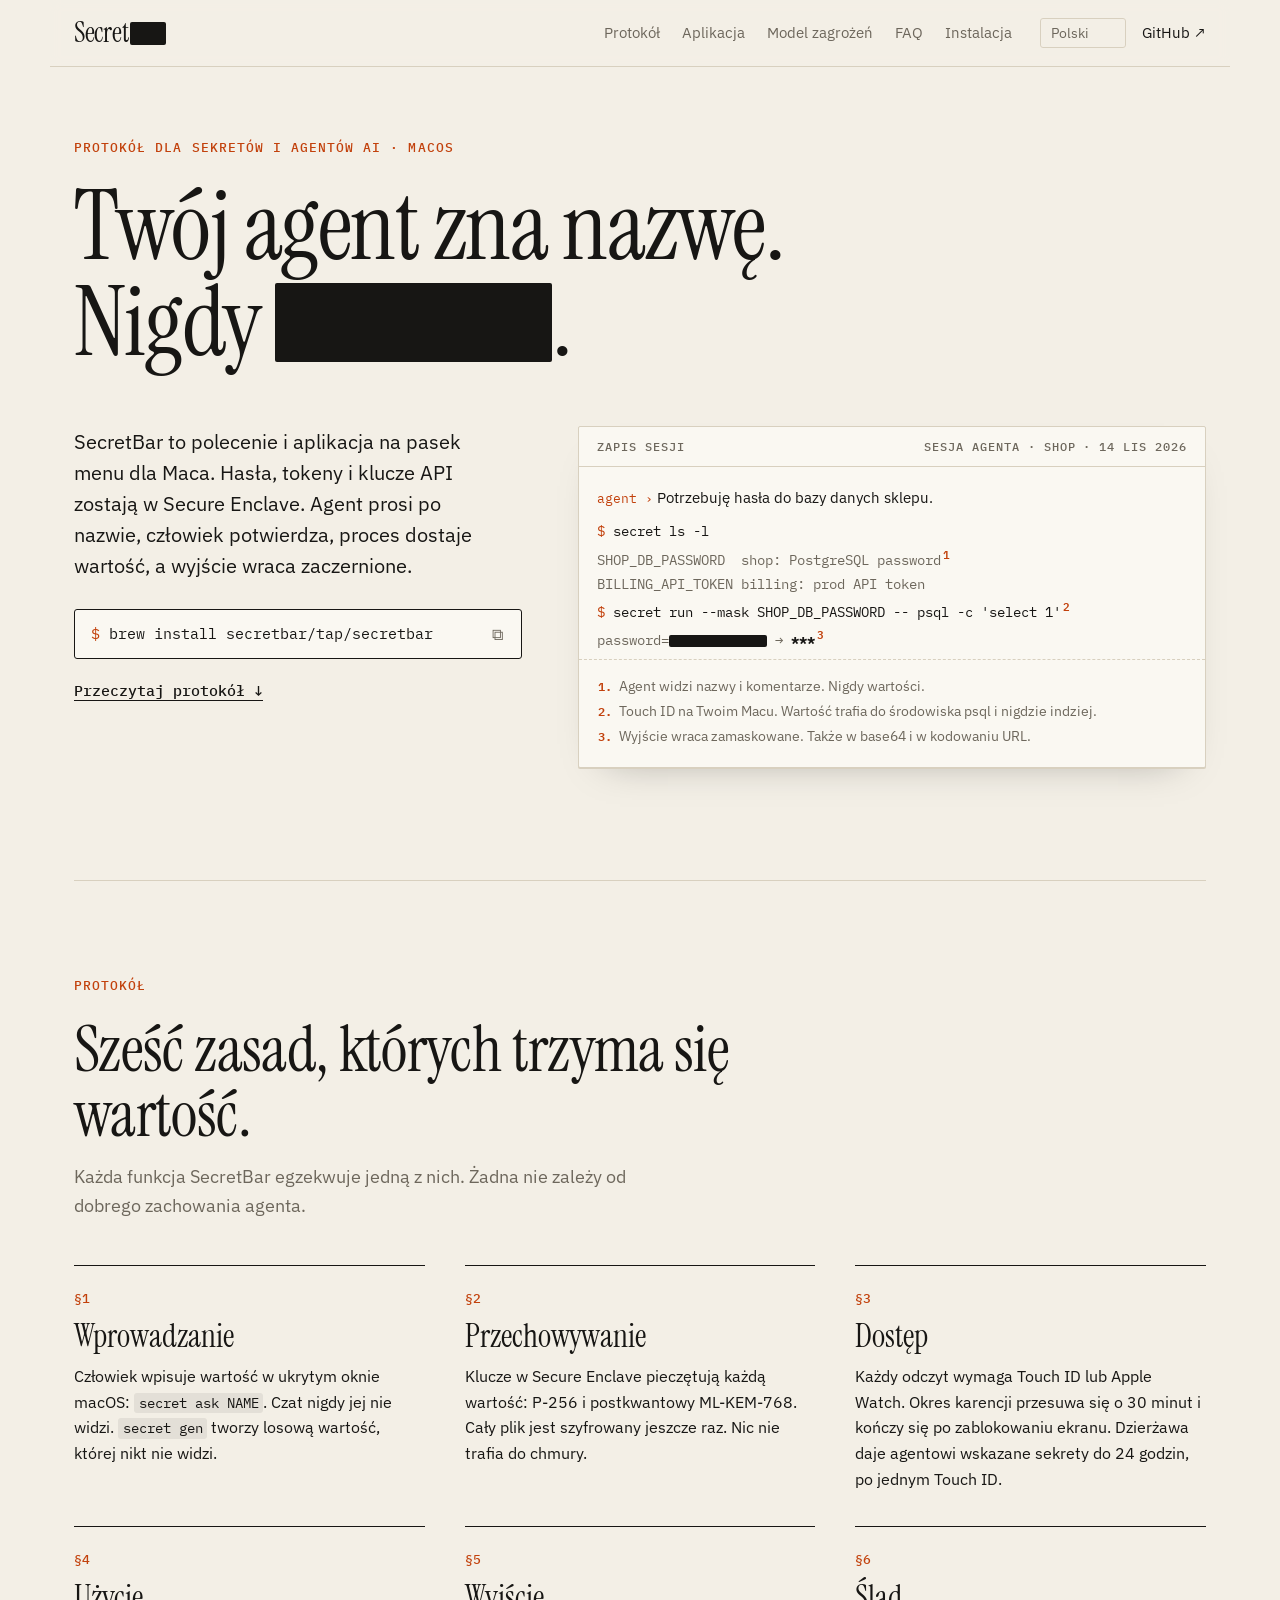
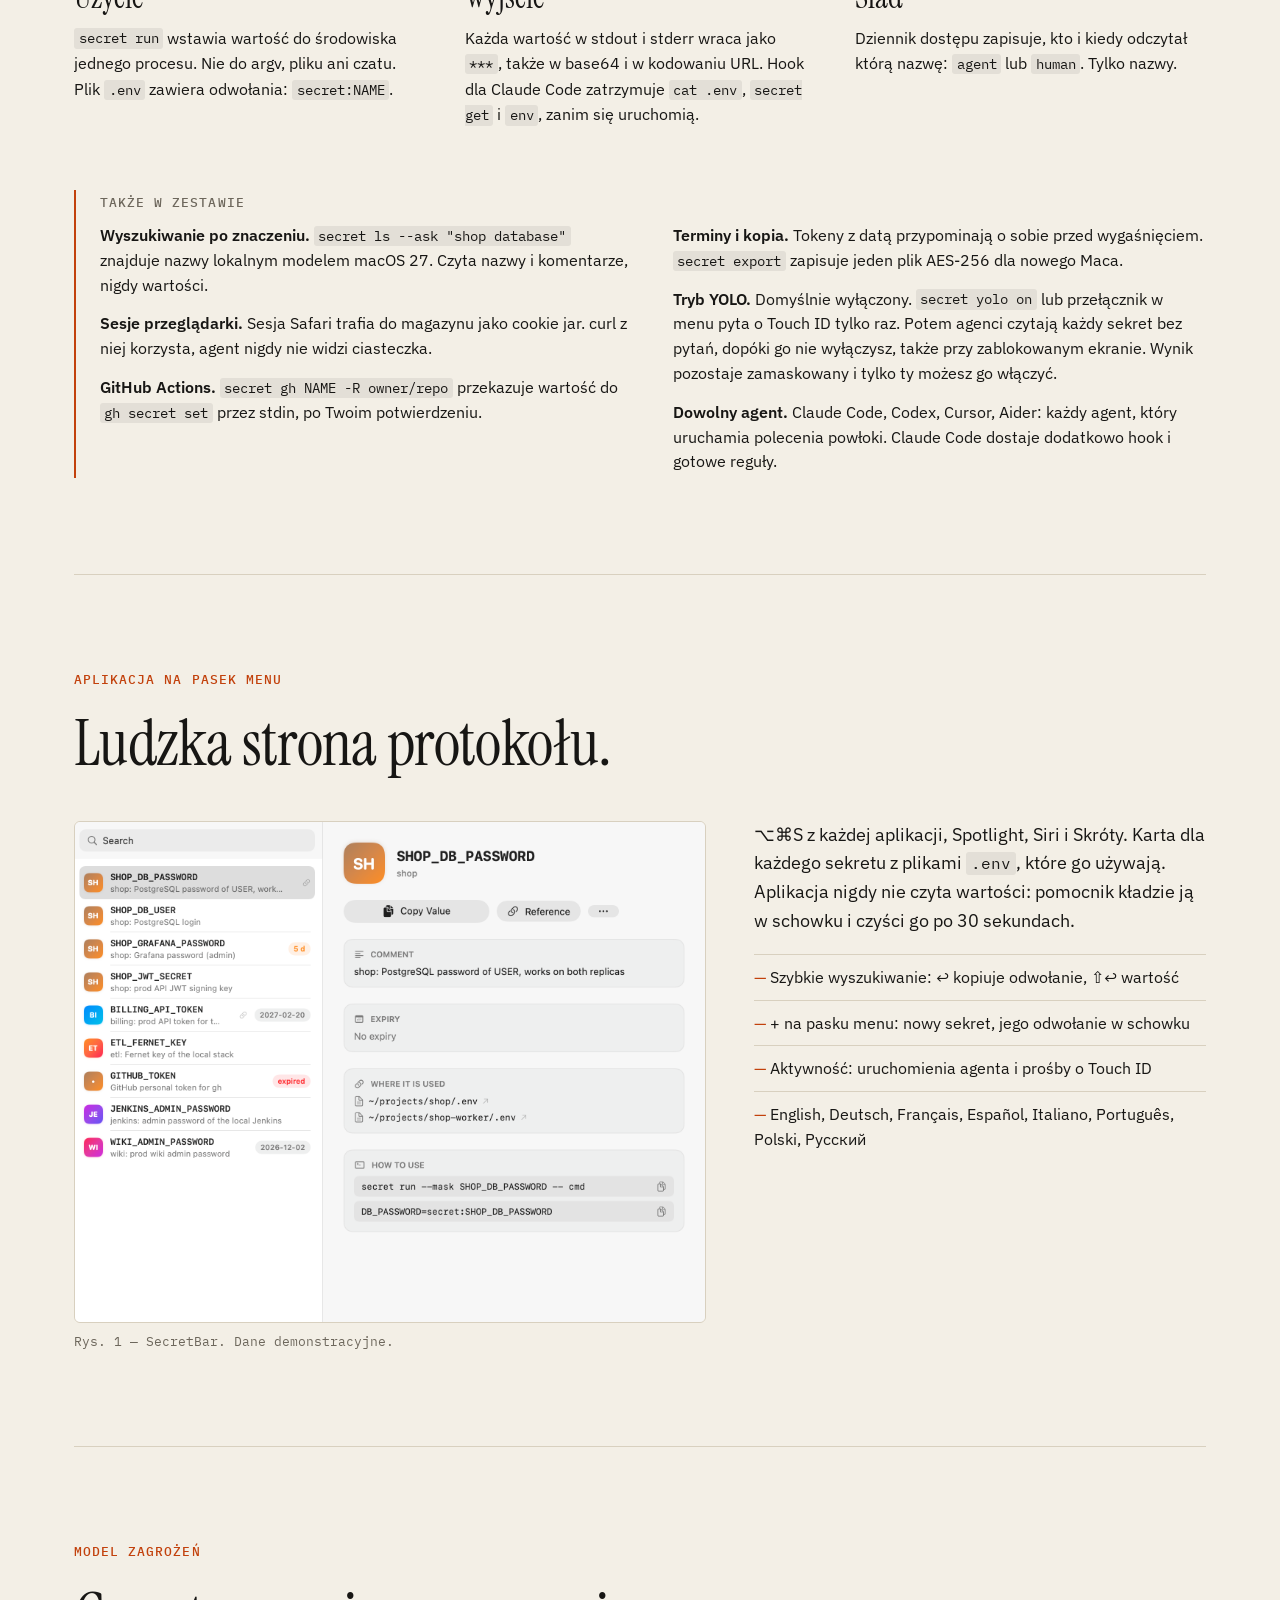
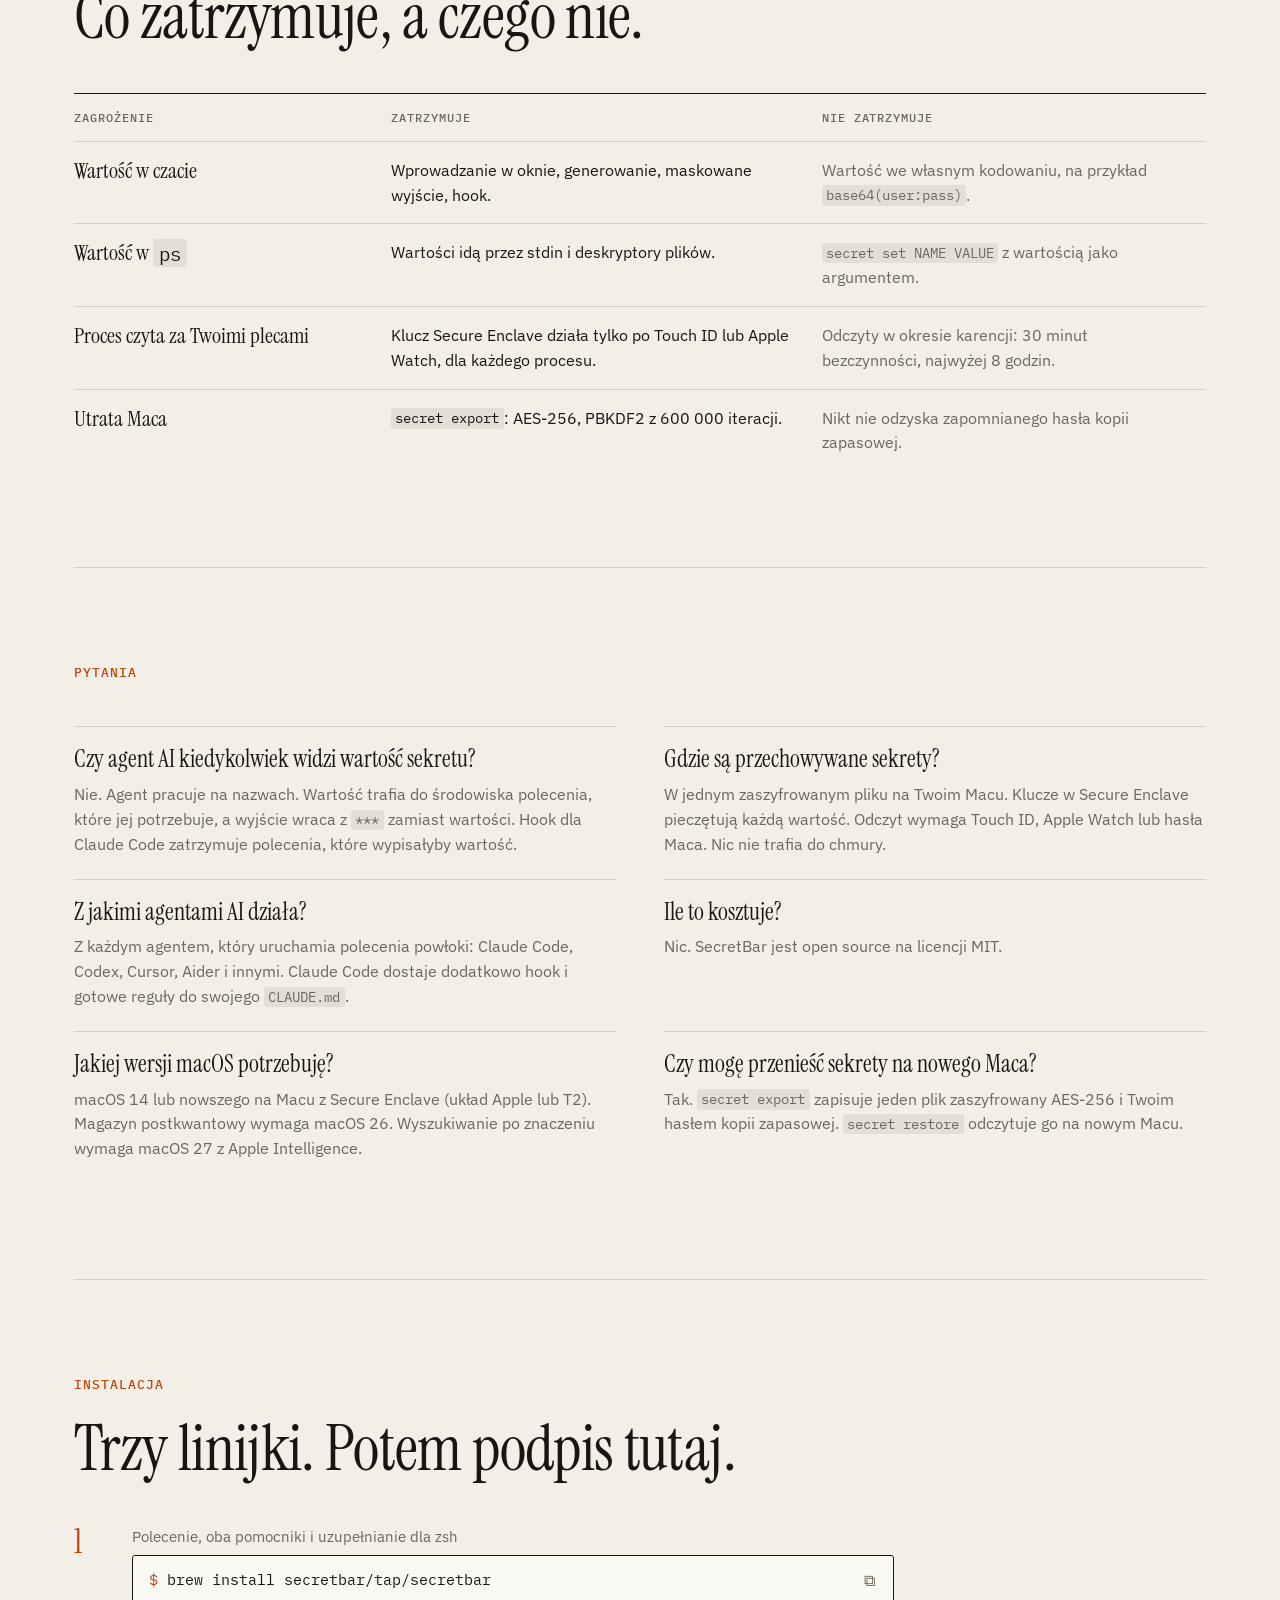
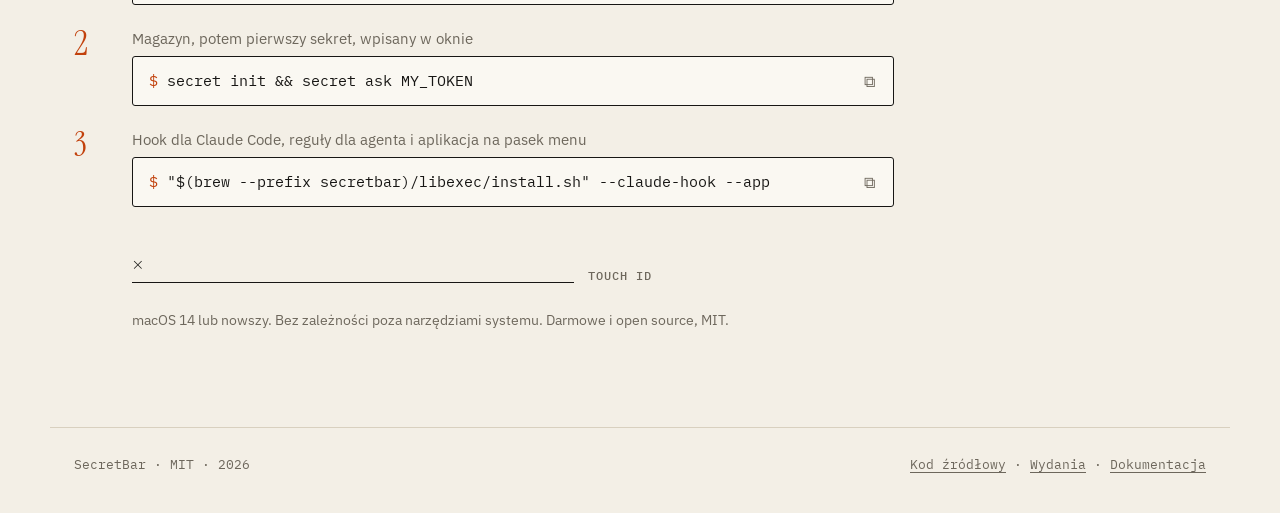
<file: pl/index.html>
<!doctype html>
<html lang="pl">
<head>
<meta charset="utf-8">
<meta name="viewport" content="width=device-width, initial-scale=1">
<title>SecretBar — Twój agent zna nazwę, nigdy wartości</title>
<meta name="description" content="SecretBar przechowuje hasła, tokeny i klucze API w Secure Enclave Twojego Maca. Agent AI używa ich po nazwie i nigdy nie widzi wartości. Narzędzie wiersza poleceń i aplikacja na pasek menu, darmowe i open source.">
<link rel="canonical" href="https://secretbar.github.io/pl/">
<link rel="alternate" hreflang="en" href="https://secretbar.github.io/">
<link rel="alternate" hreflang="de" href="https://secretbar.github.io/de/">
<link rel="alternate" hreflang="fr" href="https://secretbar.github.io/fr/">
<link rel="alternate" hreflang="es" href="https://secretbar.github.io/es/">
<link rel="alternate" hreflang="it" href="https://secretbar.github.io/it/">
<link rel="alternate" hreflang="pt-PT" href="https://secretbar.github.io/pt-PT/">
<link rel="alternate" hreflang="pl" href="https://secretbar.github.io/pl/">
<link rel="alternate" hreflang="ru" href="https://secretbar.github.io/ru/">
<link rel="alternate" hreflang="x-default" href="https://secretbar.github.io/">
<meta name="color-scheme" content="light dark">
<meta name="theme-color" content="#f3efe6" media="(prefers-color-scheme: light)">
<meta name="theme-color" content="#151412" media="(prefers-color-scheme: dark)">
<meta property="og:type" content="website">
<meta property="og:site_name" content="SecretBar">
<meta property="og:locale" content="pl_PL">
<meta property="og:title" content="SecretBar — Twój agent zna nazwę, nigdy wartości">
<meta property="og:description" content="Protokół dla sekretów i agentów AI na macOS: ukryte wprowadzanie, Secure Enclave z kluczami postkwantowymi, Touch ID, maskowane wyjście, hook dla Claude Code. MIT, bez zależności.">
<meta property="og:url" content="https://secretbar.github.io/pl/">
<meta property="og:image" content="https://secretbar.github.io/assets/img/og.png">
<meta property="og:image:width" content="1200">
<meta property="og:image:height" content="630">
<meta name="twitter:card" content="summary_large_image">
<meta name="twitter:title" content="SecretBar — Twój agent zna nazwę, nigdy wartości">
<meta name="twitter:description" content="Protokół dla sekretów i agentów AI na macOS: ukryte wprowadzanie, Secure Enclave z kluczami postkwantowymi, Touch ID, maskowane wyjście, hook dla Claude Code. MIT, bez zależności.">
<meta name="twitter:image" content="https://secretbar.github.io/assets/img/og.png">
<link rel="icon" type="image/png" href="/assets/img/icon.png">
<link rel="apple-touch-icon" href="/assets/img/icon.png">
<link rel="preconnect" href="https://fonts.googleapis.com">
<link rel="preconnect" href="https://fonts.gstatic.com" crossorigin>
<link rel="stylesheet" href="https://fonts.googleapis.com/css2?family=Instrument+Serif:ital@0;1&family=PT+Serif:ital@0;1&family=IBM+Plex+Sans:wght@400;500;600&family=IBM+Plex+Mono:wght@400;500&display=swap">
<link rel="stylesheet" href="/assets/paper.css">
<script>document.documentElement.classList.add("js")</script>
<script type="application/ld+json">[{"@context": "https://schema.org", "@type": "SoftwareApplication", "name": "SecretBar", "description": "SecretBar przechowuje hasła, tokeny i klucze API w Secure Enclave Twojego Maca. Agent AI używa ich po nazwie i nigdy nie widzi wartości. Narzędzie wiersza poleceń i aplikacja na pasek menu, darmowe i open source.", "applicationCategory": "SecurityApplication", "operatingSystem": "macOS 14 or later", "url": "https://secretbar.github.io/pl/", "downloadUrl": "https://github.com/secretbar/secretbar/releases", "installUrl": "https://secretbar.github.io/pl/#install", "softwareVersion": "1.10.0", "license": "https://opensource.org/licenses/MIT", "isAccessibleForFree": true, "offers": {"@type": "Offer", "price": "0", "priceCurrency": "USD"}, "codeRepository": "https://github.com/secretbar/secretbar", "inLanguage": "pl", "image": "https://secretbar.github.io/assets/img/og.png"}, {"@context": "https://schema.org", "@type": "FAQPage", "inLanguage": "pl", "mainEntity": [{"@type": "Question", "name": "Czy agent AI kiedykolwiek widzi wartość sekretu?", "acceptedAnswer": {"@type": "Answer", "text": "Nie. Agent pracuje na nazwach. Wartość trafia do środowiska polecenia, które jej potrzebuje, a wyjście wraca z *** zamiast wartości. Hook dla Claude Code zatrzymuje polecenia, które wypisałyby wartość."}}, {"@type": "Question", "name": "Gdzie są przechowywane sekrety?", "acceptedAnswer": {"@type": "Answer", "text": "W jednym zaszyfrowanym pliku na Twoim Macu. Klucze w Secure Enclave pieczętują każdą wartość. Odczyt wymaga Touch ID, Apple Watch lub hasła Maca. Nic nie trafia do chmury."}}, {"@type": "Question", "name": "Z jakimi agentami AI działa?", "acceptedAnswer": {"@type": "Answer", "text": "Z każdym agentem, który uruchamia polecenia powłoki: Claude Code, Codex, Cursor, Aider i innymi. Claude Code dostaje dodatkowo hook i gotowe reguły do swojego CLAUDE.md."}}, {"@type": "Question", "name": "Ile to kosztuje?", "acceptedAnswer": {"@type": "Answer", "text": "Nic. SecretBar jest open source na licencji MIT."}}, {"@type": "Question", "name": "Jakiej wersji macOS potrzebuję?", "acceptedAnswer": {"@type": "Answer", "text": "macOS 14 lub nowszego na Macu z Secure Enclave (układ Apple lub T2). Magazyn postkwantowy wymaga macOS 26. Wyszukiwanie po znaczeniu wymaga macOS 27 z Apple Intelligence."}}, {"@type": "Question", "name": "Czy mogę przenieść sekrety na nowego Maca?", "acceptedAnswer": {"@type": "Answer", "text": "Tak. secret export zapisuje jeden plik zaszyfrowany AES-256 i Twoim hasłem kopii zapasowej. secret restore odczytuje go na nowym Macu."}}]}]</script>
</head>
<body data-copied="Skopiowano do schowka" data-copy-failed="Zaznacz tekst i skopiuj go">

<header class="top">
  <a class="mark" href="#top" aria-label="SecretBar"><span class="mark-name">Secret<span class="rx rx-mark" aria-hidden="true">Bar</span></span></a>
  <nav class="links" aria-label="Sections">
    <a href="#protocol">Protokół</a>
    <a href="#app">Aplikacja</a>
    <a href="#threats">Model zagrożeń</a>
    <a href="#faq">FAQ</a>
    <a href="#install">Instalacja</a>
  </nav>
  <div class="top-end">
    <label class="lang"><span class="sr">Język</span><select id="lang" aria-label="Język"><option value="https://secretbar.github.io/" lang="en">English</option><option value="https://secretbar.github.io/de/" lang="de">Deutsch</option><option value="https://secretbar.github.io/fr/" lang="fr">Français</option><option value="https://secretbar.github.io/es/" lang="es">Español</option><option value="https://secretbar.github.io/it/" lang="it">Italiano</option><option value="https://secretbar.github.io/pt-PT/" lang="pt-PT">Português</option><option value="https://secretbar.github.io/pl/" selected lang="pl">Polski</option><option value="https://secretbar.github.io/ru/" lang="ru">Русский</option></select></label>
    <a class="gh" href="https://github.com/secretbar/secretbar">GitHub ↗</a>
  </div>
</header>

<main id="top">

<section class="hero">
  <p class="kicker">Protokół dla sekretów i agentów AI · macOS</p>
  <h1 class="display">Twój agent zna nazwę.<br>Nigdy <span class="rx rx-hero" tabindex="0" data-hint="Wymaga Touch ID">wartości</span>.</h1>
  <div class="hero-grid">
    <div class="hero-text">
      <p class="lede">SecretBar to polecenie i aplikacja na pasek menu dla Maca. Hasła, tokeny i klucze API zostają w Secure Enclave. Agent prosi po nazwie, człowiek potwierdza, proces dostaje wartość, a wyjście wraca zaczernione.</p>
      <div class="cmd" data-copy="brew install secretbar/tap/secretbar"><code><span class="pr">$</span> brew install secretbar/tap/secretbar</code><button class="copy" type="button" aria-label="Skopiuj polecenie instalacji">⧉</button></div>
      <a class="arrow" href="#protocol">Przeczytaj protokół ↓</a>
    </div>

    <figure class="doc" aria-label="Zapis sesji">
      <figcaption class="doc-head"><span>Zapis sesji</span><span>sesja agenta · shop · 14 lis 2026</span></figcaption>
      <div class="doc-body">
        <p class="line agent"><span class="who">agent ›</span> Potrzebuję hasła do bazy danych sklepu.</p>
        <p class="line"><span class="pr">$</span> secret ls -l</p>
        <p class="line out">SHOP_DB_PASSWORD&nbsp;&nbsp;shop: PostgreSQL password<sup>1</sup></p>
        <p class="line out">BILLING_API_TOKEN billing: prod API token</p>
        <p class="line"><span class="pr">$</span> secret run --mask SHOP_DB_PASSWORD -- psql -c 'select 1'<sup>2</sup></p>
        <p class="line out">password=<span class="rx rx-line">k9#Vq2!xR7mW</span> → <b>***</b><sup>3</sup></p>
      </div>
      <ol class="notes">
        <li>Agent widzi nazwy i komentarze. Nigdy wartości.</li>
        <li>Touch ID na Twoim Macu. Wartość trafia do środowiska psql i nigdzie indziej.</li>
        <li>Wyjście wraca zamaskowane. Także w base64 i w kodowaniu URL.</li>
      </ol>
    </figure>
  </div>
</section>

<section class="sec" id="protocol">
  <header class="sec-head">
    <p class="kicker">Protokół</p>
    <h2 class="display2">Sześć zasad, których trzyma się wartość.</h2>
    <p class="sub">Każda funkcja SecretBar egzekwuje jedną z nich. Żadna nie zależy od dobrego zachowania agenta.</p>
  </header>
  <ol class="clauses">
    <li><span class="no">§1</span><h3>Wprowadzanie</h3><p>Człowiek wpisuje wartość w ukrytym oknie macOS: <code>secret ask NAME</code>. Czat nigdy jej nie widzi. <code>secret gen</code> tworzy losową wartość, której nikt nie widzi.</p></li>
    <li><span class="no">§2</span><h3>Przechowywanie</h3><p>Klucze w Secure Enclave pieczętują każdą wartość: P-256 i postkwantowy ML-KEM-768. Cały plik jest szyfrowany jeszcze raz. Nic nie trafia do chmury.</p></li>
    <li><span class="no">§3</span><h3>Dostęp</h3><p>Każdy odczyt wymaga Touch ID lub Apple Watch. Okres karencji przesuwa się o 30 minut i kończy się po zablokowaniu ekranu. Dzierżawa daje agentowi wskazane sekrety do 24 godzin, po jednym Touch ID.</p></li>
    <li><span class="no">§4</span><h3>Użycie</h3><p><code>secret run</code> wstawia wartość do środowiska jednego procesu. Nie do argv, pliku ani czatu. Plik <code>.env</code> zawiera odwołania: <code>secret:NAME</code>.</p></li>
    <li><span class="no">§5</span><h3>Wyjście</h3><p>Każda wartość w stdout i stderr wraca jako <code>***</code>, także w base64 i w kodowaniu URL. Hook dla Claude Code zatrzymuje <code>cat .env</code>, <code>secret get</code> i <code>env</code>, zanim się uruchomią.</p></li>
    <li><span class="no">§6</span><h3>Ślad</h3><p>Dziennik dostępu zapisuje, kto i kiedy odczytał którą nazwę: <code>agent</code> lub <code>human</code>. Tylko nazwy.</p></li>
  </ol>
  <aside class="appendix">
    <h3>Także w zestawie</h3>
    <ul>
      <li><b>Wyszukiwanie po znaczeniu.</b> <code>secret ls --ask "shop database"</code> znajduje nazwy lokalnym modelem macOS 27. Czyta nazwy i komentarze, nigdy wartości.</li>
      <li><b>Sesje przeglądarki.</b> Sesja Safari trafia do magazynu jako cookie jar. curl z niej korzysta, agent nigdy nie widzi ciasteczka.</li>
      <li><b>GitHub Actions.</b> <code>secret gh NAME -R owner/repo</code> przekazuje wartość do <code>gh secret set</code> przez stdin, po Twoim potwierdzeniu.</li>
      <li><b>Terminy i kopia.</b> Tokeny z datą przypominają o sobie przed wygaśnięciem. <code>secret export</code> zapisuje jeden plik AES-256 dla nowego Maca.</li>
      <li><b>Tryb YOLO.</b> Domyślnie wyłączony. <code>secret yolo on</code> lub przełącznik w menu pyta o Touch ID tylko raz. Potem agenci czytają każdy sekret bez pytań, dopóki go nie wyłączysz, także przy zablokowanym ekranie. Wynik pozostaje zamaskowany i tylko ty możesz go włączyć.</li>
      <li><b>Dowolny agent.</b> Claude Code, Codex, Cursor, Aider: każdy agent, który uruchamia polecenia powłoki. Claude Code dostaje dodatkowo hook i gotowe reguły.</li>
    </ul>
  </aside>
</section>

<section class="sec" id="app">
  <header class="sec-head">
    <p class="kicker">Aplikacja na pasek menu</p>
    <h2 class="display2">Ludzka strona protokołu.</h2>
  </header>
  <div class="app-grid">
    <figure class="fig">
      <picture>
        <source srcset="/assets/img/main-dark.png" media="(prefers-color-scheme: dark)">
        <img src="/assets/img/main-light.png" alt="Główne okno SecretBar z listą sekretów i kartą SHOP_DB_PASSWORD" width="856" height="680" loading="lazy">
      </picture>
      <figcaption>Rys. 1 — SecretBar. Dane demonstracyjne.</figcaption>
    </figure>
    <div class="app-text">
      <p>⌥⌘S z każdej aplikacji, Spotlight, Siri i Skróty. Karta dla każdego sekretu z plikami <code>.env</code>, które go używają. Aplikacja nigdy nie czyta wartości: pomocnik kładzie ją w schowku i czyści go po 30 sekundach.</p>
      <ul class="dash">
        <li>Szybkie wyszukiwanie: ↩ kopiuje odwołanie, ⇧↩ wartość</li>
        <li>+ na pasku menu: nowy sekret, jego odwołanie w schowku</li>
        <li>Aktywność: uruchomienia agenta i prośby o Touch ID</li>
        <li>English, Deutsch, Français, Español, Italiano, Português, Polski, Русский</li>
      </ul>
    </div>
  </div>
</section>

<section class="sec" id="threats">
  <header class="sec-head">
    <p class="kicker">Model zagrożeń</p>
    <h2 class="display2">Co zatrzymuje, a czego nie.</h2>
  </header>
  <div class="table-wrap">
    <table class="threats">
      <thead><tr><th>Zagrożenie</th><th>Zatrzymuje</th><th>Nie zatrzymuje</th></tr></thead>
      <tbody>
        <tr><th>Wartość w czacie</th><td>Wprowadzanie w oknie, generowanie, maskowane wyjście, hook.</td><td>Wartość we własnym kodowaniu, na przykład <code>base64(user:pass)</code>.</td></tr>
        <tr><th>Wartość w <code>ps</code></th><td>Wartości idą przez stdin i deskryptory plików.</td><td><code>secret set NAME VALUE</code> z wartością jako argumentem.</td></tr>
        <tr><th>Proces czyta za Twoimi plecami</th><td>Klucz Secure Enclave działa tylko po Touch ID lub Apple Watch, dla każdego procesu.</td><td>Odczyty w okresie karencji: 30 minut bezczynności, najwyżej 8 godzin.</td></tr>
        <tr><th>Utrata Maca</th><td><code>secret export</code>: AES-256, PBKDF2 z 600 000 iteracji.</td><td>Nikt nie odzyska zapomnianego hasła kopii zapasowej.</td></tr>
      </tbody>
    </table>
  </div>
</section>

<section class="sec" id="faq">
  <header class="sec-head">
    <p class="kicker">Pytania</p>
  </header>
  <dl class="faq">
    <div><dt>Czy agent AI kiedykolwiek widzi wartość sekretu?</dt><dd>Nie. Agent pracuje na nazwach. Wartość trafia do środowiska polecenia, które jej potrzebuje, a wyjście wraca z <code>***</code> zamiast wartości. Hook dla Claude Code zatrzymuje polecenia, które wypisałyby wartość.</dd></div>
    <div><dt>Gdzie są przechowywane sekrety?</dt><dd>W jednym zaszyfrowanym pliku na Twoim Macu. Klucze w Secure Enclave pieczętują każdą wartość. Odczyt wymaga Touch ID, Apple Watch lub hasła Maca. Nic nie trafia do chmury.</dd></div>
    <div><dt>Z jakimi agentami AI działa?</dt><dd>Z każdym agentem, który uruchamia polecenia powłoki: Claude Code, Codex, Cursor, Aider i innymi. Claude Code dostaje dodatkowo hook i gotowe reguły do swojego <code>CLAUDE.md</code>.</dd></div>
    <div><dt>Ile to kosztuje?</dt><dd>Nic. SecretBar jest open source na licencji MIT.</dd></div>
    <div><dt>Jakiej wersji macOS potrzebuję?</dt><dd>macOS 14 lub nowszego na Macu z Secure Enclave (układ Apple lub T2). Magazyn postkwantowy wymaga macOS 26. Wyszukiwanie po znaczeniu wymaga macOS 27 z Apple Intelligence.</dd></div>
    <div><dt>Czy mogę przenieść sekrety na nowego Maca?</dt><dd>Tak. <code>secret export</code> zapisuje jeden plik zaszyfrowany AES-256 i Twoim hasłem kopii zapasowej. <code>secret restore</code> odczytuje go na nowym Macu.</dd></div>
  </dl>
</section>

<section class="sec" id="install">
  <header class="sec-head">
    <p class="kicker">Instalacja</p>
    <h2 class="display2">Trzy linijki. Potem podpis tutaj.</h2>
  </header>
  <ol class="steps">
    <li><span class="note">Polecenie, oba pomocniki i uzupełnianie dla zsh</span><div class="cmd" data-copy="brew install secretbar/tap/secretbar"><code><span class="pr">$</span> brew install secretbar/tap/secretbar</code><button class="copy" type="button" aria-label="Kopiuj">⧉</button></div></li>
    <li><span class="note">Magazyn, potem pierwszy sekret, wpisany w oknie</span><div class="cmd" data-copy="secret init &amp;&amp; secret ask MY_TOKEN"><code><span class="pr">$</span> secret init &amp;&amp; secret ask MY_TOKEN</code><button class="copy" type="button" aria-label="Kopiuj">⧉</button></div></li>
    <li><span class="note">Hook dla Claude Code, reguły dla agenta i aplikacja na pasek menu</span><div class="cmd" data-copy="&quot;$(brew --prefix secretbar)/libexec/install.sh&quot; --claude-hook --app"><code><span class="pr">$</span> "$(brew --prefix secretbar)/libexec/install.sh" --claude-hook --app</code><button class="copy" type="button" aria-label="Kopiuj">⧉</button></div></li>
  </ol>
  <div class="sign"><span class="sign-line"></span><span class="sign-label">Touch ID</span></div>
  <p class="fine">macOS 14 lub nowszy. Bez zależności poza narzędziami systemu. Darmowe i open source, MIT.</p>
</section>

</main>

<footer class="foot">
  <span>SecretBar · MIT · 2026</span>
  <span><a href="https://github.com/secretbar/secretbar">Kod źródłowy</a> · <a href="https://github.com/secretbar/secretbar/releases">Wydania</a> · <a href="https://github.com/secretbar/secretbar#readme">Dokumentacja</a></span>
</footer>

<div class="toast" id="toast" role="status" aria-live="polite"></div>
<script src="/assets/paper.js" defer></script>
</body>
</html>
</file>
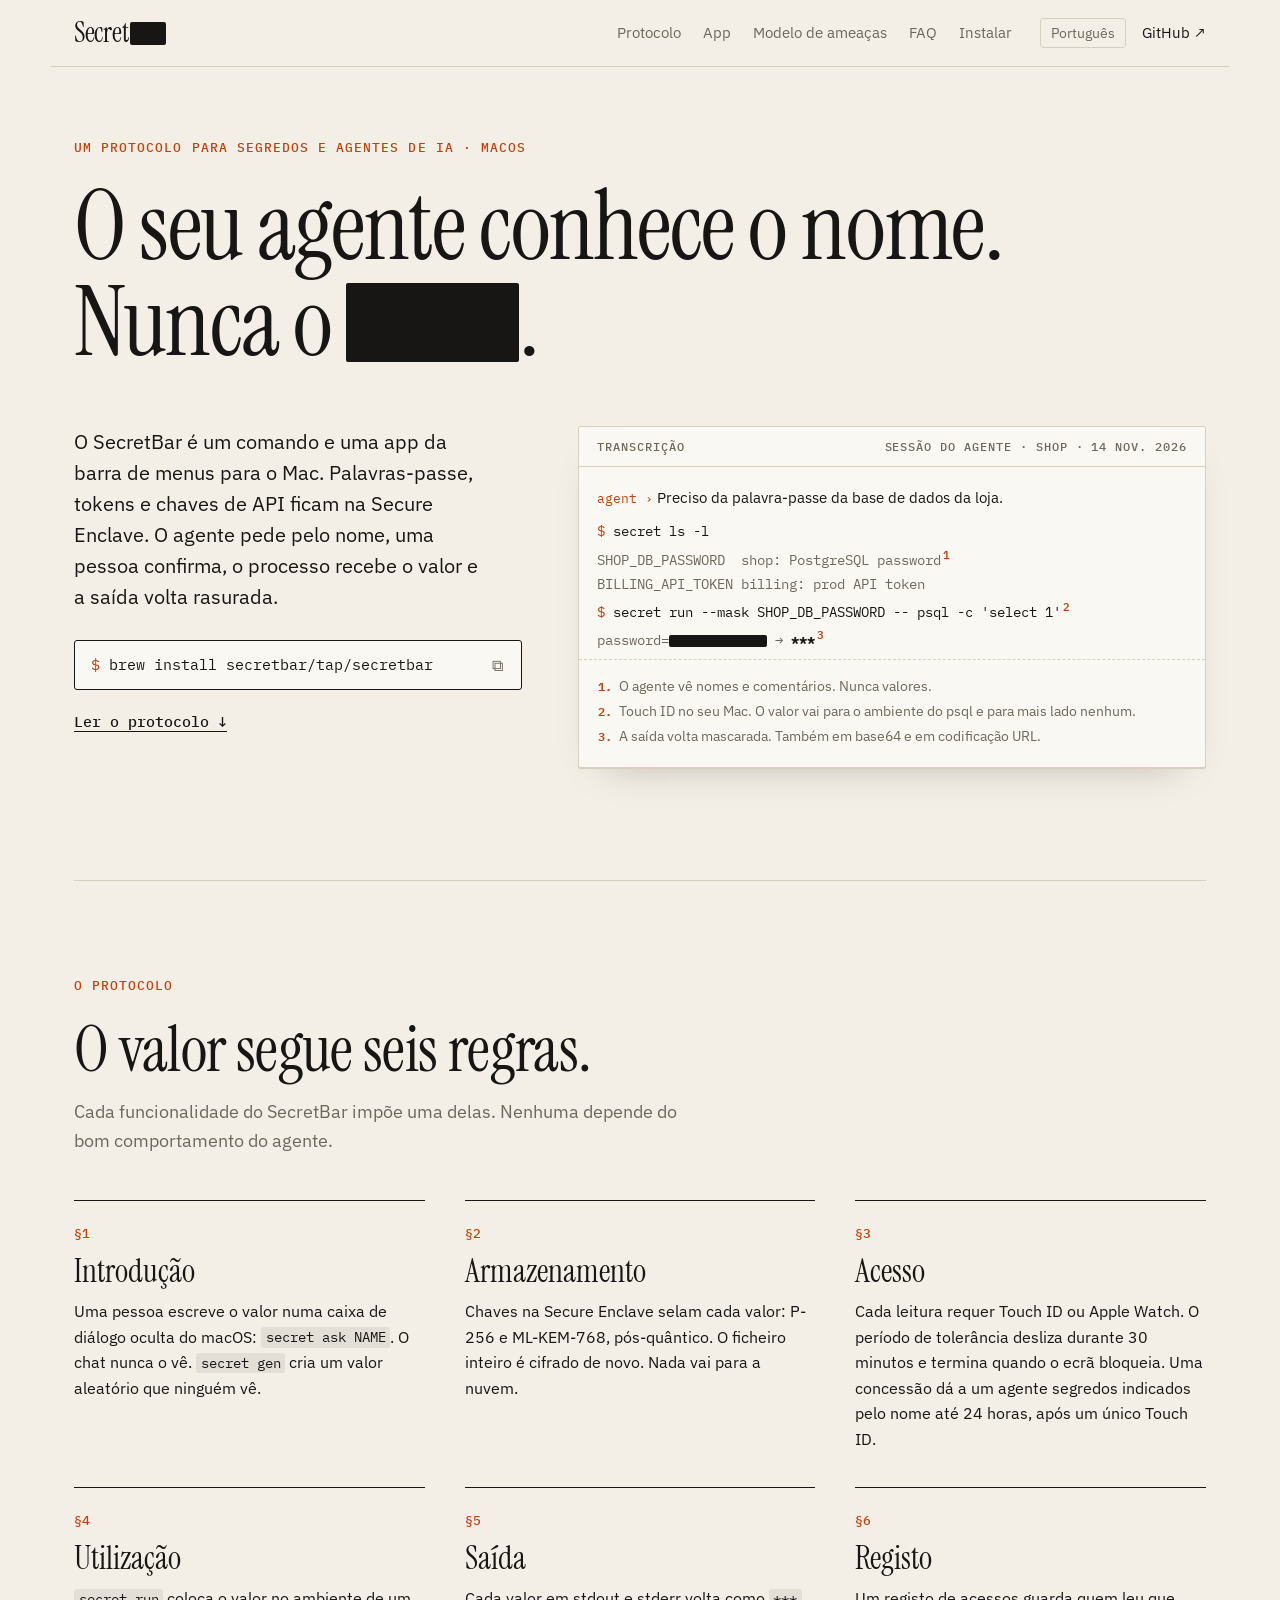
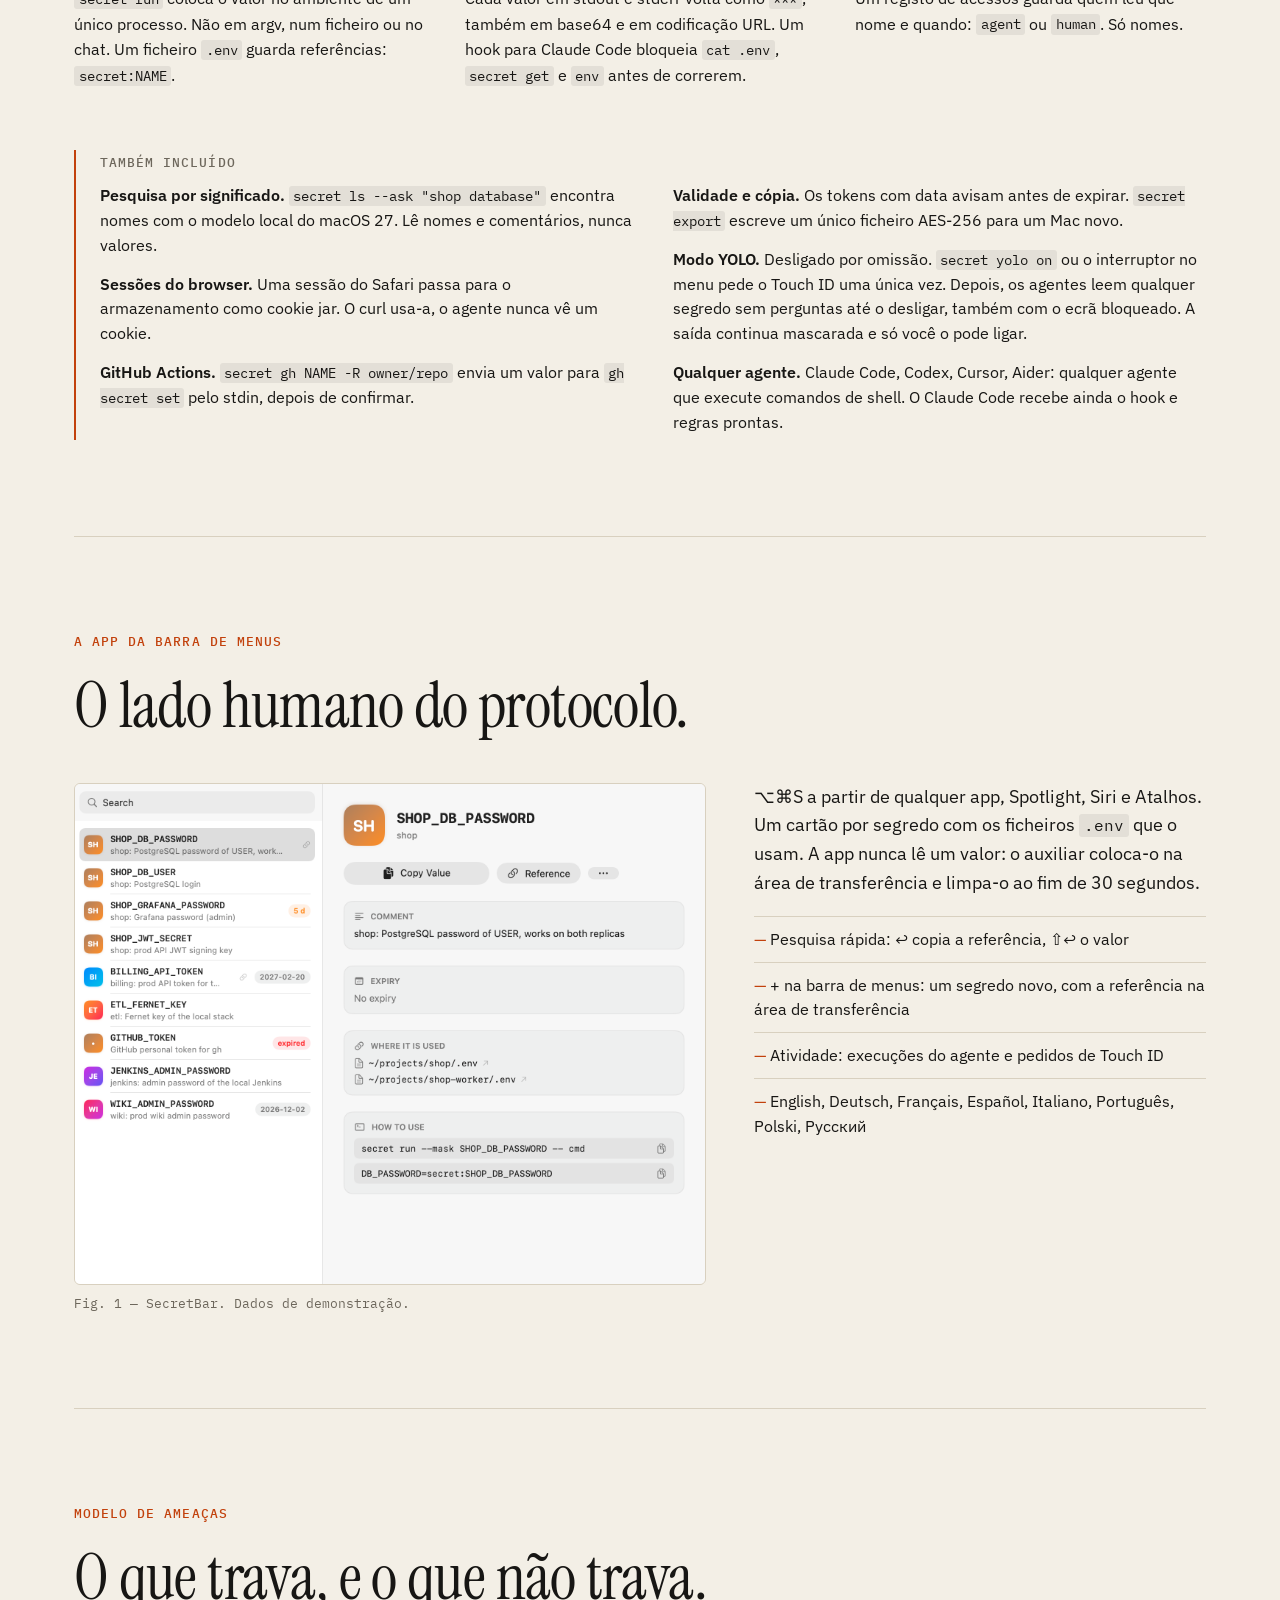
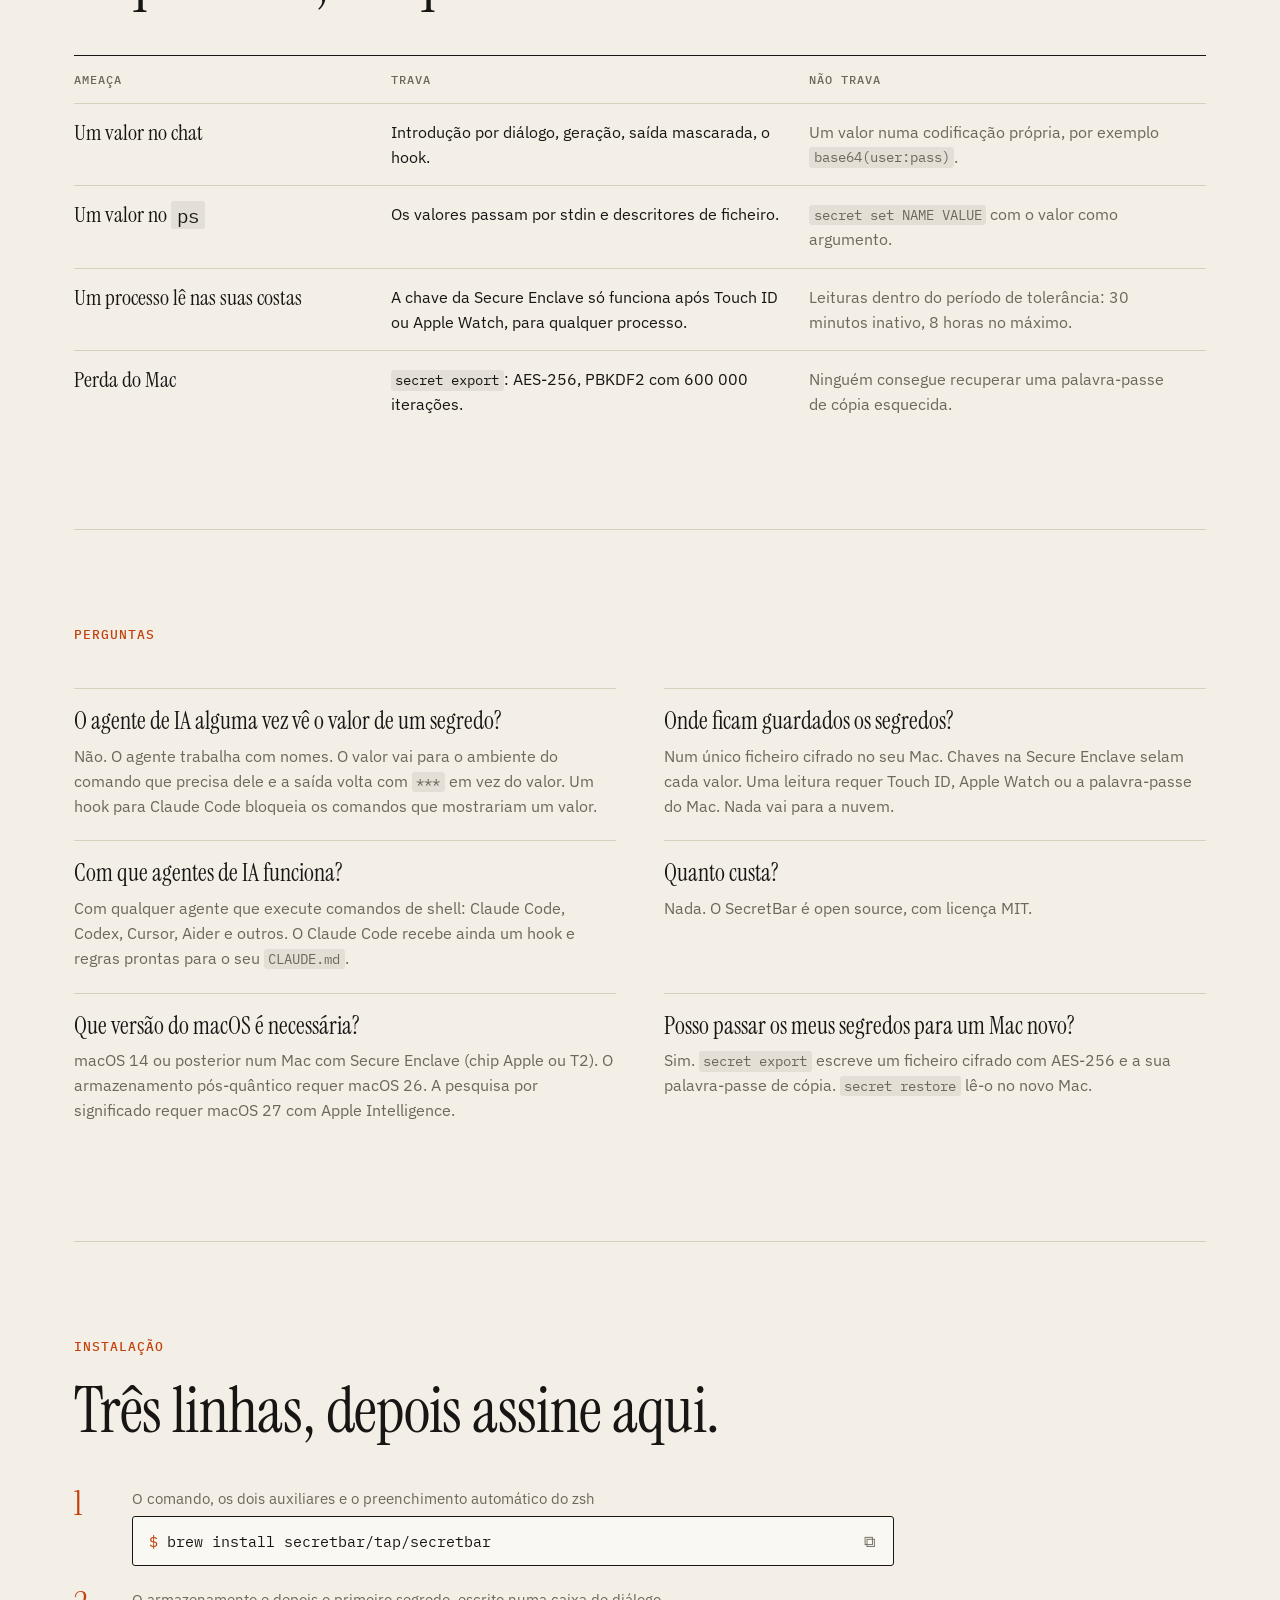
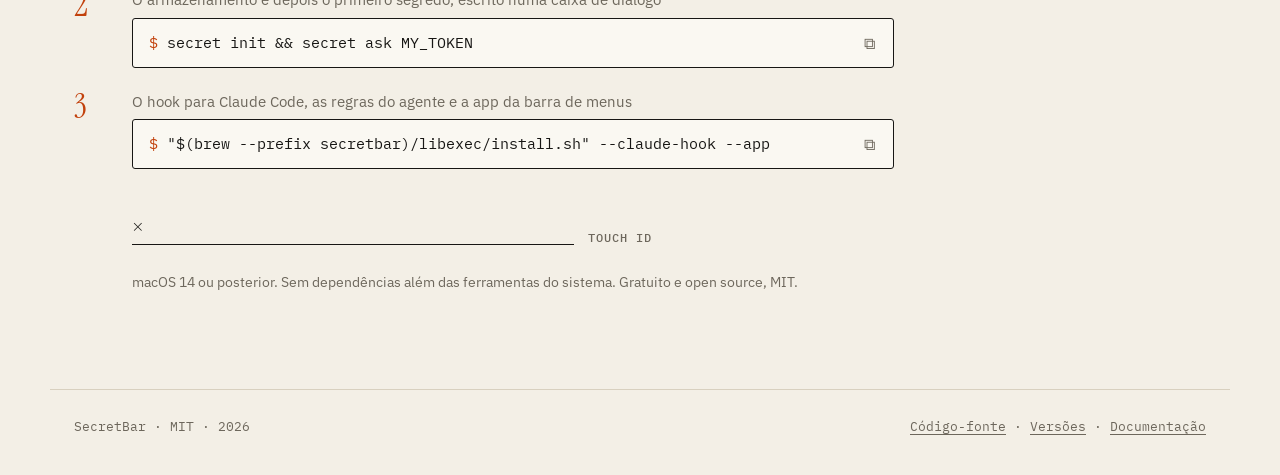
<file: pt-PT/index.html>
<!doctype html>
<html lang="pt-PT">
<head>
<meta charset="utf-8">
<meta name="viewport" content="width=device-width, initial-scale=1">
<title>SecretBar — o seu agente conhece o nome, nunca o valor</title>
<meta name="description" content="O SecretBar guarda palavras-passe, tokens e chaves de API na Secure Enclave do seu Mac. O seu agente de IA usa-os pelo nome e nunca vê um valor. Ferramenta de linha de comandos e app da barra de menus, gratuitas e open source.">
<link rel="canonical" href="https://secretbar.github.io/pt-PT/">
<link rel="alternate" hreflang="en" href="https://secretbar.github.io/">
<link rel="alternate" hreflang="de" href="https://secretbar.github.io/de/">
<link rel="alternate" hreflang="fr" href="https://secretbar.github.io/fr/">
<link rel="alternate" hreflang="es" href="https://secretbar.github.io/es/">
<link rel="alternate" hreflang="it" href="https://secretbar.github.io/it/">
<link rel="alternate" hreflang="pt-PT" href="https://secretbar.github.io/pt-PT/">
<link rel="alternate" hreflang="pl" href="https://secretbar.github.io/pl/">
<link rel="alternate" hreflang="ru" href="https://secretbar.github.io/ru/">
<link rel="alternate" hreflang="x-default" href="https://secretbar.github.io/">
<meta name="color-scheme" content="light dark">
<meta name="theme-color" content="#f3efe6" media="(prefers-color-scheme: light)">
<meta name="theme-color" content="#151412" media="(prefers-color-scheme: dark)">
<meta property="og:type" content="website">
<meta property="og:site_name" content="SecretBar">
<meta property="og:locale" content="pt_PT">
<meta property="og:title" content="SecretBar — o seu agente conhece o nome, nunca o valor">
<meta property="og:description" content="Um protocolo para segredos e agentes de IA no macOS: introdução oculta, Secure Enclave com chaves pós-quânticas, Touch ID, saída mascarada, um hook para Claude Code. MIT, sem dependências.">
<meta property="og:url" content="https://secretbar.github.io/pt-PT/">
<meta property="og:image" content="https://secretbar.github.io/assets/img/og.png">
<meta property="og:image:width" content="1200">
<meta property="og:image:height" content="630">
<meta name="twitter:card" content="summary_large_image">
<meta name="twitter:title" content="SecretBar — o seu agente conhece o nome, nunca o valor">
<meta name="twitter:description" content="Um protocolo para segredos e agentes de IA no macOS: introdução oculta, Secure Enclave com chaves pós-quânticas, Touch ID, saída mascarada, um hook para Claude Code. MIT, sem dependências.">
<meta name="twitter:image" content="https://secretbar.github.io/assets/img/og.png">
<link rel="icon" type="image/png" href="/assets/img/icon.png">
<link rel="apple-touch-icon" href="/assets/img/icon.png">
<link rel="preconnect" href="https://fonts.googleapis.com">
<link rel="preconnect" href="https://fonts.gstatic.com" crossorigin>
<link rel="stylesheet" href="https://fonts.googleapis.com/css2?family=Instrument+Serif:ital@0;1&family=PT+Serif:ital@0;1&family=IBM+Plex+Sans:wght@400;500;600&family=IBM+Plex+Mono:wght@400;500&display=swap">
<link rel="stylesheet" href="/assets/paper.css">
<script>document.documentElement.classList.add("js")</script>
<script type="application/ld+json">[{"@context": "https://schema.org", "@type": "SoftwareApplication", "name": "SecretBar", "description": "O SecretBar guarda palavras-passe, tokens e chaves de API na Secure Enclave do seu Mac. O seu agente de IA usa-os pelo nome e nunca vê um valor. Ferramenta de linha de comandos e app da barra de menus, gratuitas e open source.", "applicationCategory": "SecurityApplication", "operatingSystem": "macOS 14 or later", "url": "https://secretbar.github.io/pt-PT/", "downloadUrl": "https://github.com/secretbar/secretbar/releases", "installUrl": "https://secretbar.github.io/pt-PT/#install", "softwareVersion": "1.10.0", "license": "https://opensource.org/licenses/MIT", "isAccessibleForFree": true, "offers": {"@type": "Offer", "price": "0", "priceCurrency": "USD"}, "codeRepository": "https://github.com/secretbar/secretbar", "inLanguage": "pt-PT", "image": "https://secretbar.github.io/assets/img/og.png"}, {"@context": "https://schema.org", "@type": "FAQPage", "inLanguage": "pt-PT", "mainEntity": [{"@type": "Question", "name": "O agente de IA alguma vez vê o valor de um segredo?", "acceptedAnswer": {"@type": "Answer", "text": "Não. O agente trabalha com nomes. O valor vai para o ambiente do comando que precisa dele e a saída volta com *** em vez do valor. Um hook para Claude Code bloqueia os comandos que mostrariam um valor."}}, {"@type": "Question", "name": "Onde ficam guardados os segredos?", "acceptedAnswer": {"@type": "Answer", "text": "Num único ficheiro cifrado no seu Mac. Chaves na Secure Enclave selam cada valor. Uma leitura requer Touch ID, Apple Watch ou a palavra-passe do Mac. Nada vai para a nuvem."}}, {"@type": "Question", "name": "Com que agentes de IA funciona?", "acceptedAnswer": {"@type": "Answer", "text": "Com qualquer agente que execute comandos de shell: Claude Code, Codex, Cursor, Aider e outros. O Claude Code recebe ainda um hook e regras prontas para o seu CLAUDE.md."}}, {"@type": "Question", "name": "Quanto custa?", "acceptedAnswer": {"@type": "Answer", "text": "Nada. O SecretBar é open source, com licença MIT."}}, {"@type": "Question", "name": "Que versão do macOS é necessária?", "acceptedAnswer": {"@type": "Answer", "text": "macOS 14 ou posterior num Mac com Secure Enclave (chip Apple ou T2). O armazenamento pós-quântico requer macOS 26. A pesquisa por significado requer macOS 27 com Apple Intelligence."}}, {"@type": "Question", "name": "Posso passar os meus segredos para um Mac novo?", "acceptedAnswer": {"@type": "Answer", "text": "Sim. secret export escreve um ficheiro cifrado com AES-256 e a sua palavra-passe de cópia. secret restore lê-o no novo Mac."}}]}]</script>
</head>
<body data-copied="Copiado para a área de transferência" data-copy-failed="Selecione o texto e copie-o">

<header class="top">
  <a class="mark" href="#top" aria-label="SecretBar"><span class="mark-name">Secret<span class="rx rx-mark" aria-hidden="true">Bar</span></span></a>
  <nav class="links" aria-label="Sections">
    <a href="#protocol">Protocolo</a>
    <a href="#app">App</a>
    <a href="#threats">Modelo de ameaças</a>
    <a href="#faq">FAQ</a>
    <a href="#install">Instalar</a>
  </nav>
  <div class="top-end">
    <label class="lang"><span class="sr">Idioma</span><select id="lang" aria-label="Idioma"><option value="https://secretbar.github.io/" lang="en">English</option><option value="https://secretbar.github.io/de/" lang="de">Deutsch</option><option value="https://secretbar.github.io/fr/" lang="fr">Français</option><option value="https://secretbar.github.io/es/" lang="es">Español</option><option value="https://secretbar.github.io/it/" lang="it">Italiano</option><option value="https://secretbar.github.io/pt-PT/" selected lang="pt-PT">Português</option><option value="https://secretbar.github.io/pl/" lang="pl">Polski</option><option value="https://secretbar.github.io/ru/" lang="ru">Русский</option></select></label>
    <a class="gh" href="https://github.com/secretbar/secretbar">GitHub ↗</a>
  </div>
</header>

<main id="top">

<section class="hero">
  <p class="kicker">Um protocolo para segredos e agentes de IA · macOS</p>
  <h1 class="display">O seu agente conhece o nome.<br>Nunca o <span class="rx rx-hero" tabindex="0" data-hint="Requer Touch ID">valor</span>.</h1>
  <div class="hero-grid">
    <div class="hero-text">
      <p class="lede">O SecretBar é um comando e uma app da barra de menus para o Mac. Palavras-passe, tokens e chaves de API ficam na Secure Enclave. O agente pede pelo nome, uma pessoa confirma, o processo recebe o valor e a saída volta rasurada.</p>
      <div class="cmd" data-copy="brew install secretbar/tap/secretbar"><code><span class="pr">$</span> brew install secretbar/tap/secretbar</code><button class="copy" type="button" aria-label="Copiar o comando de instalação">⧉</button></div>
      <a class="arrow" href="#protocol">Ler o protocolo ↓</a>
    </div>

    <figure class="doc" aria-label="Transcrição">
      <figcaption class="doc-head"><span>Transcrição</span><span>sessão do agente · shop · 14 nov. 2026</span></figcaption>
      <div class="doc-body">
        <p class="line agent"><span class="who">agent ›</span> Preciso da palavra-passe da base de dados da loja.</p>
        <p class="line"><span class="pr">$</span> secret ls -l</p>
        <p class="line out">SHOP_DB_PASSWORD&nbsp;&nbsp;shop: PostgreSQL password<sup>1</sup></p>
        <p class="line out">BILLING_API_TOKEN billing: prod API token</p>
        <p class="line"><span class="pr">$</span> secret run --mask SHOP_DB_PASSWORD -- psql -c 'select 1'<sup>2</sup></p>
        <p class="line out">password=<span class="rx rx-line">k9#Vq2!xR7mW</span> → <b>***</b><sup>3</sup></p>
      </div>
      <ol class="notes">
        <li>O agente vê nomes e comentários. Nunca valores.</li>
        <li>Touch ID no seu Mac. O valor vai para o ambiente do psql e para mais lado nenhum.</li>
        <li>A saída volta mascarada. Também em base64 e em codificação URL.</li>
      </ol>
    </figure>
  </div>
</section>

<section class="sec" id="protocol">
  <header class="sec-head">
    <p class="kicker">O protocolo</p>
    <h2 class="display2">O valor segue seis regras.</h2>
    <p class="sub">Cada funcionalidade do SecretBar impõe uma delas. Nenhuma depende do bom comportamento do agente.</p>
  </header>
  <ol class="clauses">
    <li><span class="no">§1</span><h3>Introdução</h3><p>Uma pessoa escreve o valor numa caixa de diálogo oculta do macOS: <code>secret ask NAME</code>. O chat nunca o vê. <code>secret gen</code> cria um valor aleatório que ninguém vê.</p></li>
    <li><span class="no">§2</span><h3>Armazenamento</h3><p>Chaves na Secure Enclave selam cada valor: P-256 e ML-KEM-768, pós-quântico. O ficheiro inteiro é cifrado de novo. Nada vai para a nuvem.</p></li>
    <li><span class="no">§3</span><h3>Acesso</h3><p>Cada leitura requer Touch ID ou Apple Watch. O período de tolerância desliza durante 30 minutos e termina quando o ecrã bloqueia. Uma concessão dá a um agente segredos indicados pelo nome até 24 horas, após um único Touch ID.</p></li>
    <li><span class="no">§4</span><h3>Utilização</h3><p><code>secret run</code> coloca o valor no ambiente de um único processo. Não em argv, num ficheiro ou no chat. Um ficheiro <code>.env</code> guarda referências: <code>secret:NAME</code>.</p></li>
    <li><span class="no">§5</span><h3>Saída</h3><p>Cada valor em stdout e stderr volta como <code>***</code>, também em base64 e em codificação URL. Um hook para Claude Code bloqueia <code>cat .env</code>, <code>secret get</code> e <code>env</code> antes de correrem.</p></li>
    <li><span class="no">§6</span><h3>Registo</h3><p>Um registo de acessos guarda quem leu que nome e quando: <code>agent</code> ou <code>human</code>. Só nomes.</p></li>
  </ol>
  <aside class="appendix">
    <h3>Também incluído</h3>
    <ul>
      <li><b>Pesquisa por significado.</b> <code>secret ls --ask "shop database"</code> encontra nomes com o modelo local do macOS 27. Lê nomes e comentários, nunca valores.</li>
      <li><b>Sessões do browser.</b> Uma sessão do Safari passa para o armazenamento como cookie jar. O curl usa-a, o agente nunca vê um cookie.</li>
      <li><b>GitHub Actions.</b> <code>secret gh NAME -R owner/repo</code> envia um valor para <code>gh secret set</code> pelo stdin, depois de confirmar.</li>
      <li><b>Validade e cópia.</b> Os tokens com data avisam antes de expirar. <code>secret export</code> escreve um único ficheiro AES-256 para um Mac novo.</li>
      <li><b>Modo YOLO.</b> Desligado por omissão. <code>secret yolo on</code> ou o interruptor no menu pede o Touch ID uma única vez. Depois, os agentes leem qualquer segredo sem perguntas até o desligar, também com o ecrã bloqueado. A saída continua mascarada e só você o pode ligar.</li>
      <li><b>Qualquer agente.</b> Claude Code, Codex, Cursor, Aider: qualquer agente que execute comandos de shell. O Claude Code recebe ainda o hook e regras prontas.</li>
    </ul>
  </aside>
</section>

<section class="sec" id="app">
  <header class="sec-head">
    <p class="kicker">A app da barra de menus</p>
    <h2 class="display2">O lado humano do protocolo.</h2>
  </header>
  <div class="app-grid">
    <figure class="fig">
      <picture>
        <source srcset="/assets/img/main-dark.png" media="(prefers-color-scheme: dark)">
        <img src="/assets/img/main-light.png" alt="Janela principal do SecretBar com uma lista de segredos e o cartão de SHOP_DB_PASSWORD" width="856" height="680" loading="lazy">
      </picture>
      <figcaption>Fig. 1 — SecretBar. Dados de demonstração.</figcaption>
    </figure>
    <div class="app-text">
      <p>⌥⌘S a partir de qualquer app, Spotlight, Siri e Atalhos. Um cartão por segredo com os ficheiros <code>.env</code> que o usam. A app nunca lê um valor: o auxiliar coloca-o na área de transferência e limpa-o ao fim de 30 segundos.</p>
      <ul class="dash">
        <li>Pesquisa rápida: ↩ copia a referência, ⇧↩ o valor</li>
        <li>+ na barra de menus: um segredo novo, com a referência na área de transferência</li>
        <li>Atividade: execuções do agente e pedidos de Touch ID</li>
        <li>English, Deutsch, Français, Español, Italiano, Português, Polski, Русский</li>
      </ul>
    </div>
  </div>
</section>

<section class="sec" id="threats">
  <header class="sec-head">
    <p class="kicker">Modelo de ameaças</p>
    <h2 class="display2">O que trava, e o que não trava.</h2>
  </header>
  <div class="table-wrap">
    <table class="threats">
      <thead><tr><th>Ameaça</th><th>Trava</th><th>Não trava</th></tr></thead>
      <tbody>
        <tr><th>Um valor no chat</th><td>Introdução por diálogo, geração, saída mascarada, o hook.</td><td>Um valor numa codificação própria, por exemplo <code>base64(user:pass)</code>.</td></tr>
        <tr><th>Um valor no <code>ps</code></th><td>Os valores passam por stdin e descritores de ficheiro.</td><td><code>secret set NAME VALUE</code> com o valor como argumento.</td></tr>
        <tr><th>Um processo lê nas suas costas</th><td>A chave da Secure Enclave só funciona após Touch ID ou Apple Watch, para qualquer processo.</td><td>Leituras dentro do período de tolerância: 30 minutos inativo, 8 horas no máximo.</td></tr>
        <tr><th>Perda do Mac</th><td><code>secret export</code>: AES-256, PBKDF2 com 600 000 iterações.</td><td>Ninguém consegue recuperar uma palavra-passe de cópia esquecida.</td></tr>
      </tbody>
    </table>
  </div>
</section>

<section class="sec" id="faq">
  <header class="sec-head">
    <p class="kicker">Perguntas</p>
  </header>
  <dl class="faq">
    <div><dt>O agente de IA alguma vez vê o valor de um segredo?</dt><dd>Não. O agente trabalha com nomes. O valor vai para o ambiente do comando que precisa dele e a saída volta com <code>***</code> em vez do valor. Um hook para Claude Code bloqueia os comandos que mostrariam um valor.</dd></div>
    <div><dt>Onde ficam guardados os segredos?</dt><dd>Num único ficheiro cifrado no seu Mac. Chaves na Secure Enclave selam cada valor. Uma leitura requer Touch ID, Apple Watch ou a palavra-passe do Mac. Nada vai para a nuvem.</dd></div>
    <div><dt>Com que agentes de IA funciona?</dt><dd>Com qualquer agente que execute comandos de shell: Claude Code, Codex, Cursor, Aider e outros. O Claude Code recebe ainda um hook e regras prontas para o seu <code>CLAUDE.md</code>.</dd></div>
    <div><dt>Quanto custa?</dt><dd>Nada. O SecretBar é open source, com licença MIT.</dd></div>
    <div><dt>Que versão do macOS é necessária?</dt><dd>macOS 14 ou posterior num Mac com Secure Enclave (chip Apple ou T2). O armazenamento pós-quântico requer macOS 26. A pesquisa por significado requer macOS 27 com Apple Intelligence.</dd></div>
    <div><dt>Posso passar os meus segredos para um Mac novo?</dt><dd>Sim. <code>secret export</code> escreve um ficheiro cifrado com AES-256 e a sua palavra-passe de cópia. <code>secret restore</code> lê-o no novo Mac.</dd></div>
  </dl>
</section>

<section class="sec" id="install">
  <header class="sec-head">
    <p class="kicker">Instalação</p>
    <h2 class="display2">Três linhas, depois assine aqui.</h2>
  </header>
  <ol class="steps">
    <li><span class="note">O comando, os dois auxiliares e o preenchimento automático do zsh</span><div class="cmd" data-copy="brew install secretbar/tap/secretbar"><code><span class="pr">$</span> brew install secretbar/tap/secretbar</code><button class="copy" type="button" aria-label="Copiar">⧉</button></div></li>
    <li><span class="note">O armazenamento e depois o primeiro segredo, escrito numa caixa de diálogo</span><div class="cmd" data-copy="secret init &amp;&amp; secret ask MY_TOKEN"><code><span class="pr">$</span> secret init &amp;&amp; secret ask MY_TOKEN</code><button class="copy" type="button" aria-label="Copiar">⧉</button></div></li>
    <li><span class="note">O hook para Claude Code, as regras do agente e a app da barra de menus</span><div class="cmd" data-copy="&quot;$(brew --prefix secretbar)/libexec/install.sh&quot; --claude-hook --app"><code><span class="pr">$</span> "$(brew --prefix secretbar)/libexec/install.sh" --claude-hook --app</code><button class="copy" type="button" aria-label="Copiar">⧉</button></div></li>
  </ol>
  <div class="sign"><span class="sign-line"></span><span class="sign-label">Touch ID</span></div>
  <p class="fine">macOS 14 ou posterior. Sem dependências além das ferramentas do sistema. Gratuito e open source, MIT.</p>
</section>

</main>

<footer class="foot">
  <span>SecretBar · MIT · 2026</span>
  <span><a href="https://github.com/secretbar/secretbar">Código-fonte</a> · <a href="https://github.com/secretbar/secretbar/releases">Versões</a> · <a href="https://github.com/secretbar/secretbar#readme">Documentação</a></span>
</footer>

<div class="toast" id="toast" role="status" aria-live="polite"></div>
<script src="/assets/paper.js" defer></script>
</body>
</html>
</file>
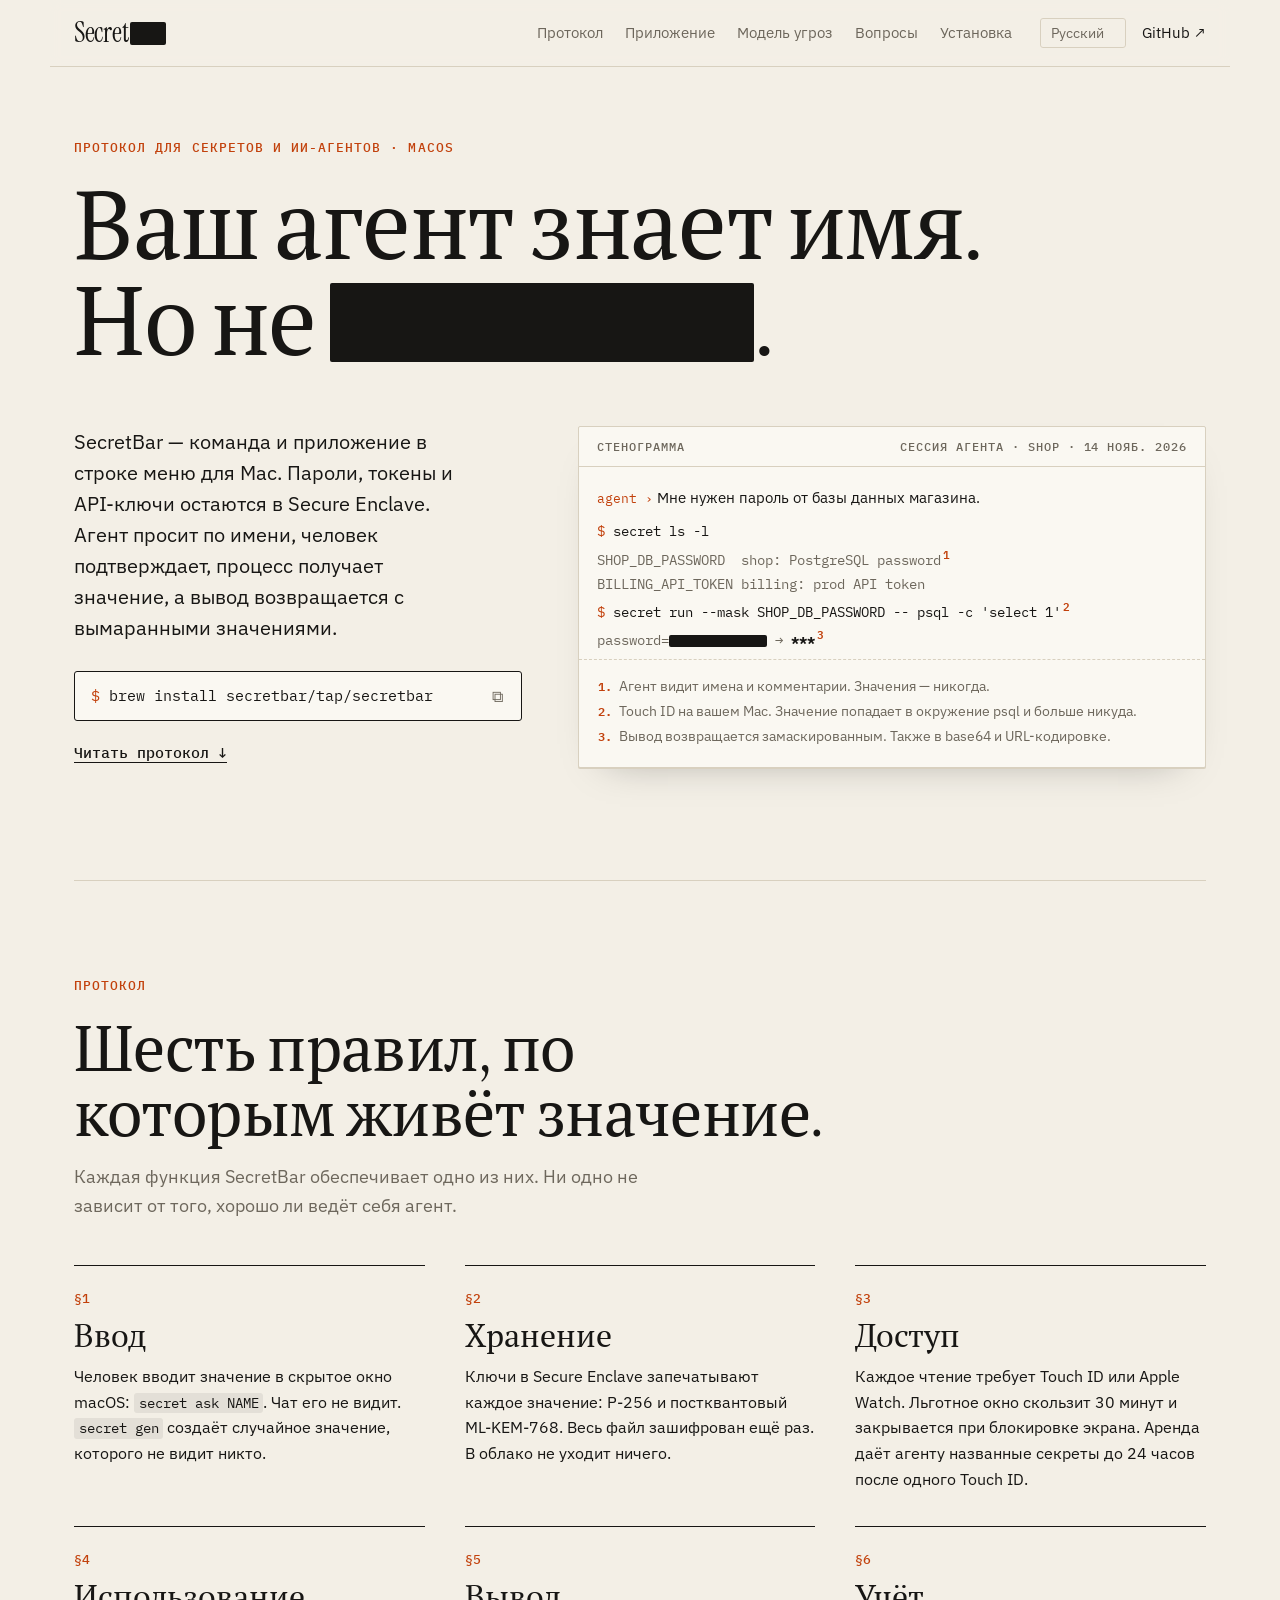
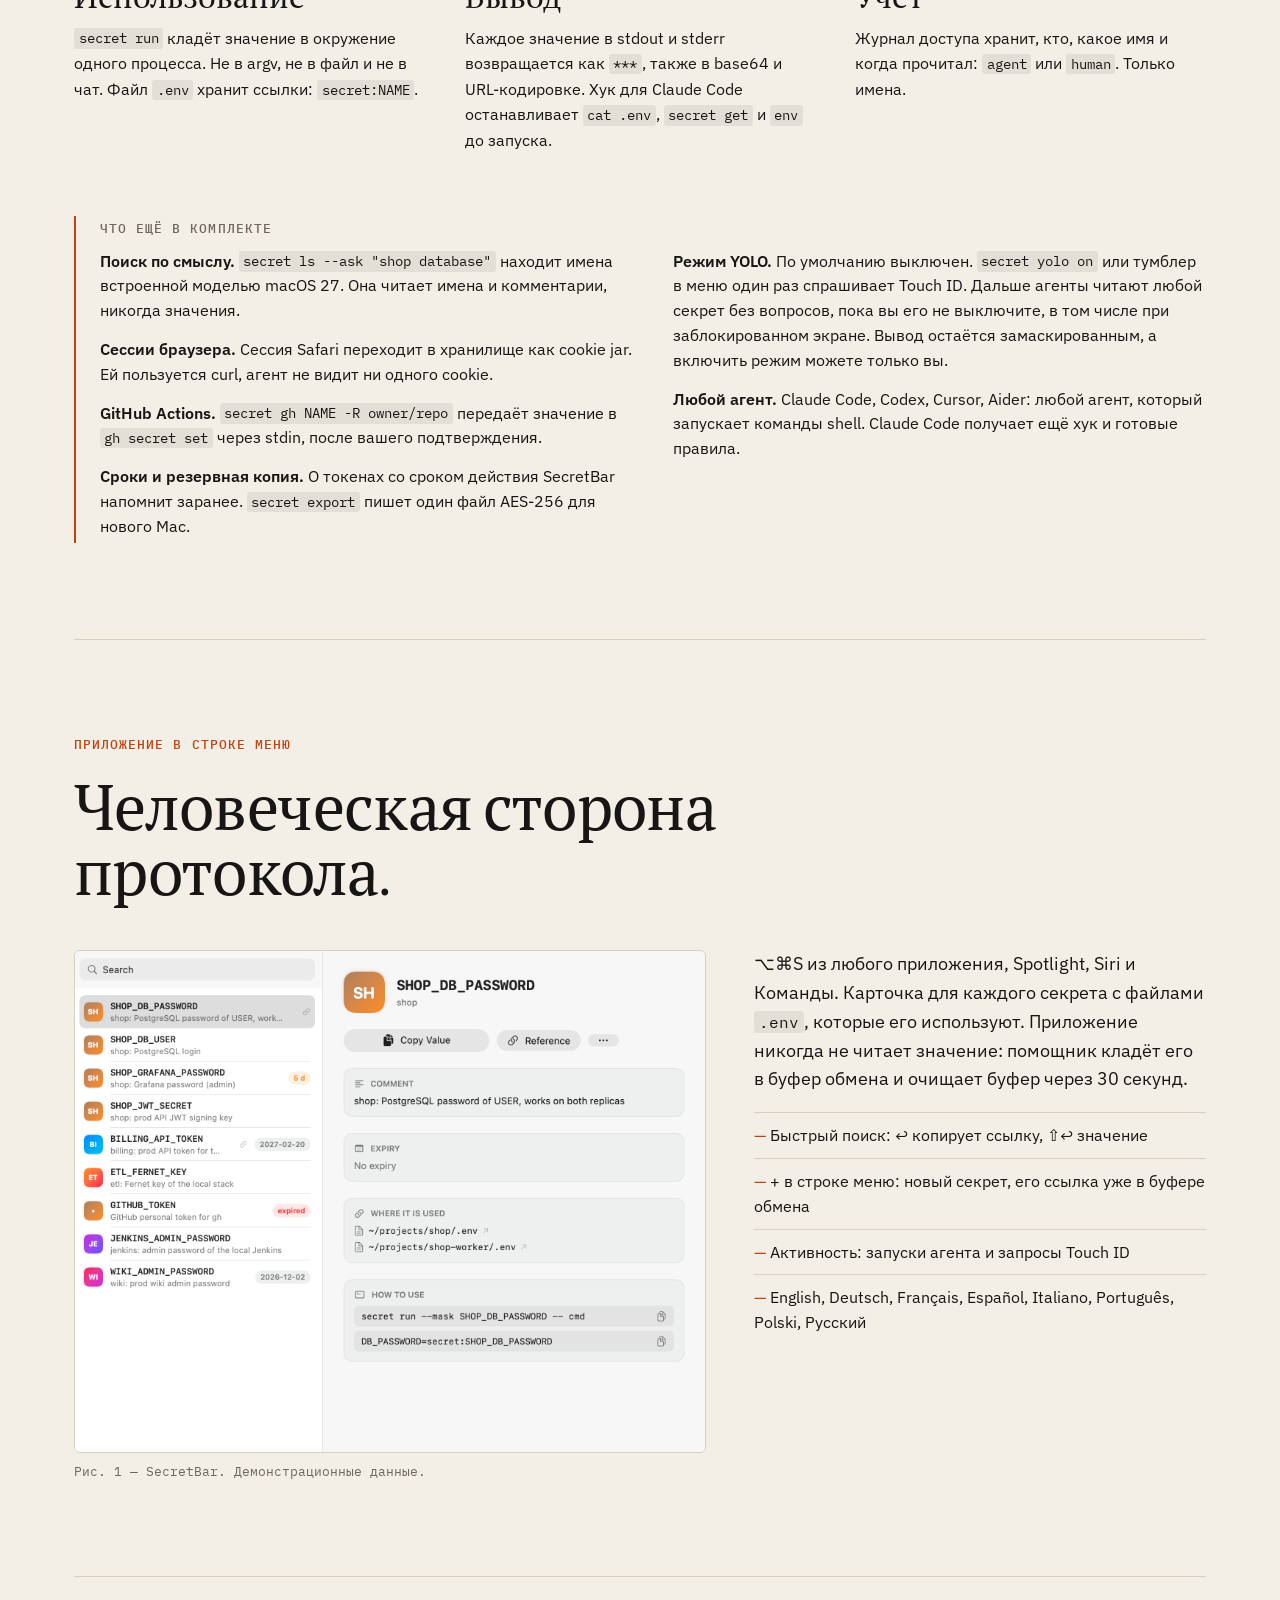
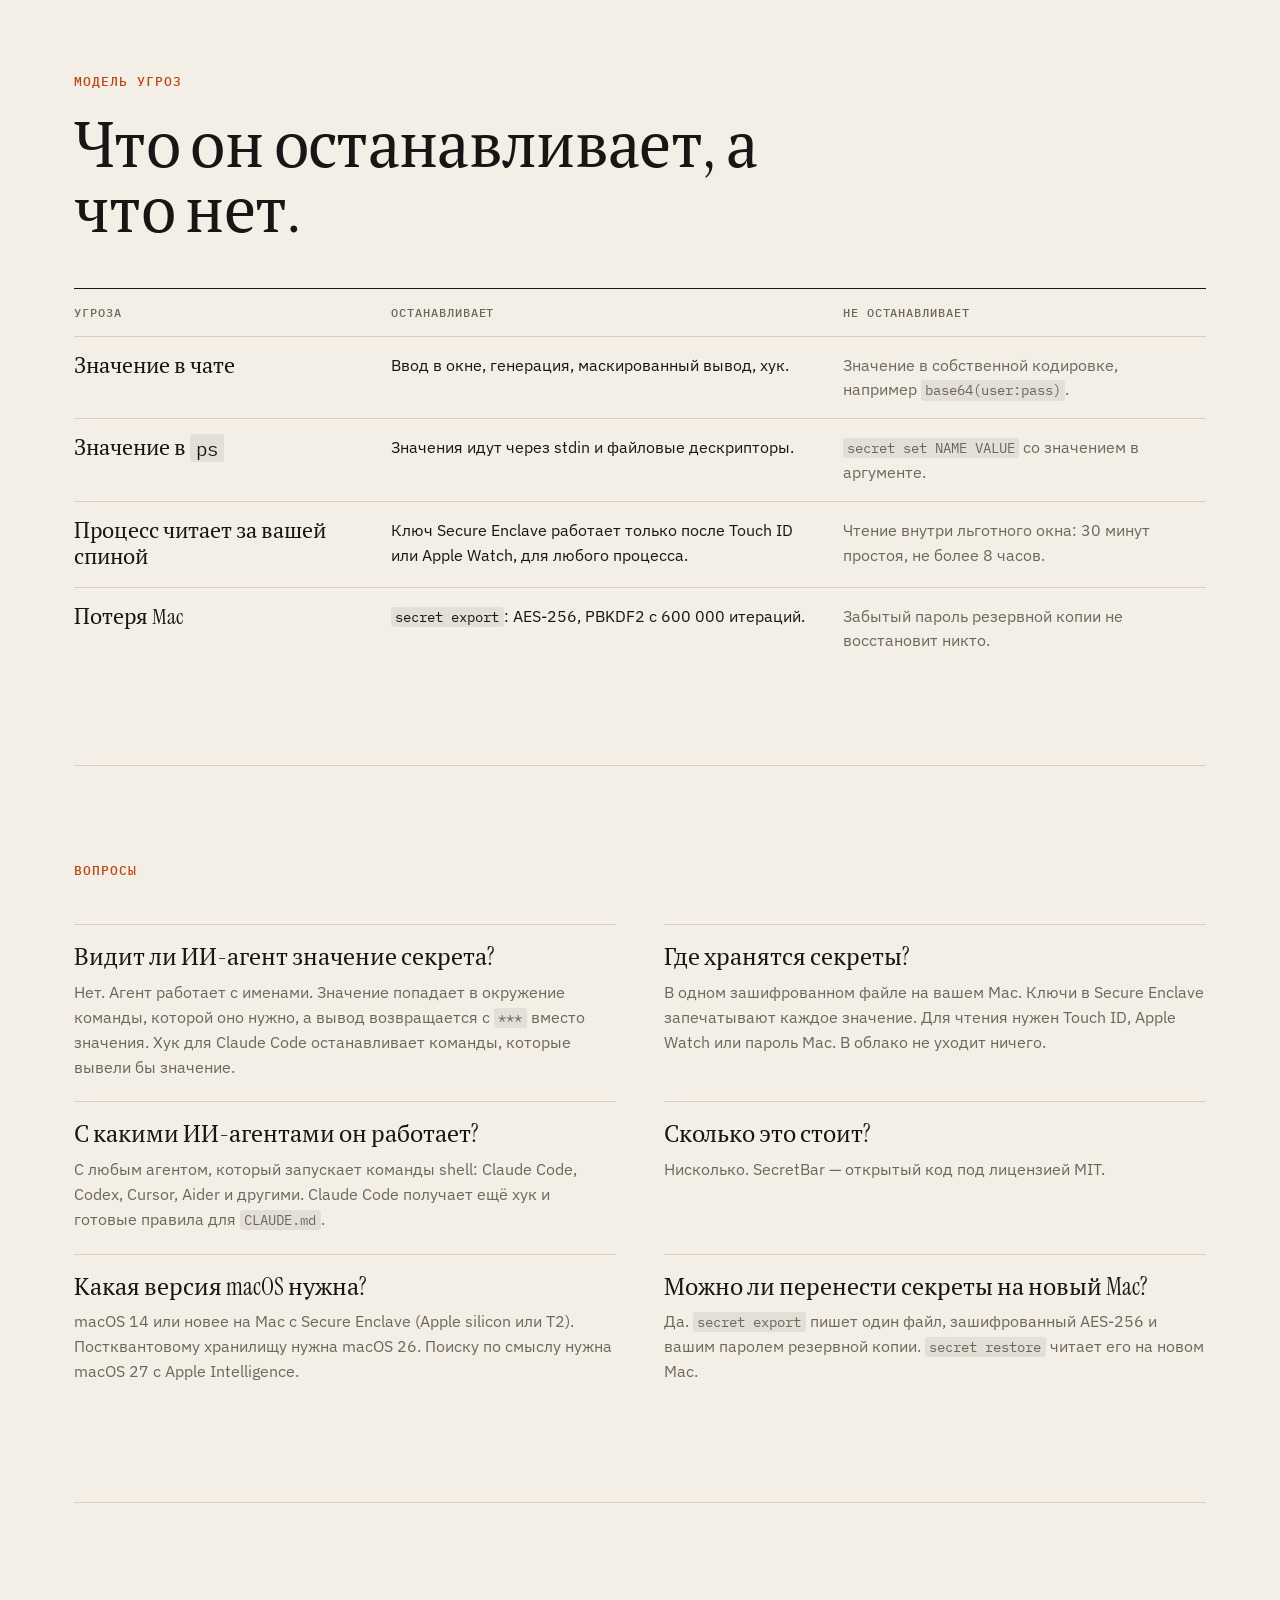
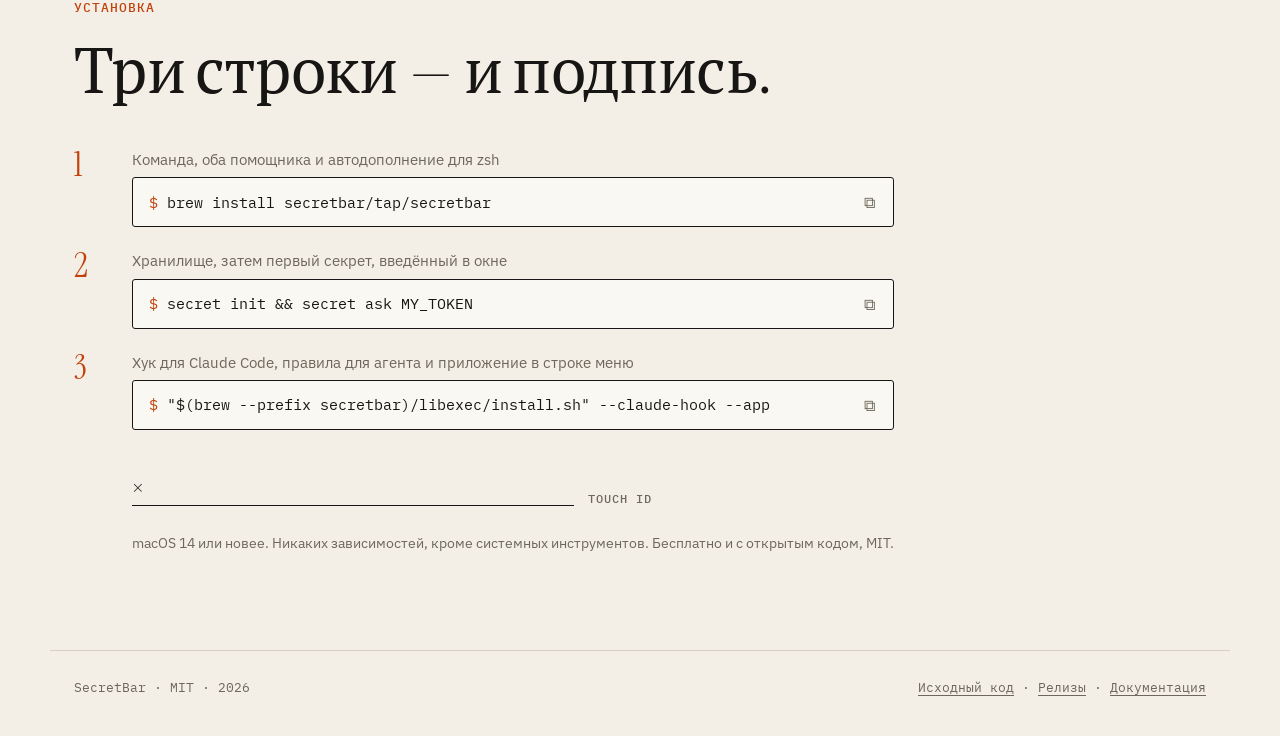
<file: ru/index.html>
<!doctype html>
<html lang="ru">
<head>
<meta charset="utf-8">
<meta name="viewport" content="width=device-width, initial-scale=1">
<title>SecretBar — ваш агент знает имя, но не значение</title>
<meta name="description" content="SecretBar хранит пароли, токены и API-ключи в Secure Enclave вашего Mac. ИИ-агент использует их по имени и никогда не видит значение. Утилита командной строки и приложение в строке меню, бесплатно и с открытым кодом.">
<link rel="canonical" href="https://secretbar.github.io/ru/">
<link rel="alternate" hreflang="en" href="https://secretbar.github.io/">
<link rel="alternate" hreflang="de" href="https://secretbar.github.io/de/">
<link rel="alternate" hreflang="fr" href="https://secretbar.github.io/fr/">
<link rel="alternate" hreflang="es" href="https://secretbar.github.io/es/">
<link rel="alternate" hreflang="it" href="https://secretbar.github.io/it/">
<link rel="alternate" hreflang="pt-PT" href="https://secretbar.github.io/pt-PT/">
<link rel="alternate" hreflang="pl" href="https://secretbar.github.io/pl/">
<link rel="alternate" hreflang="ru" href="https://secretbar.github.io/ru/">
<link rel="alternate" hreflang="x-default" href="https://secretbar.github.io/">
<meta name="color-scheme" content="light dark">
<meta name="theme-color" content="#f3efe6" media="(prefers-color-scheme: light)">
<meta name="theme-color" content="#151412" media="(prefers-color-scheme: dark)">
<meta property="og:type" content="website">
<meta property="og:site_name" content="SecretBar">
<meta property="og:locale" content="ru_RU">
<meta property="og:title" content="SecretBar — ваш агент знает имя, но не значение">
<meta property="og:description" content="Протокол для секретов и ИИ-агентов в macOS: скрытый ввод, Secure Enclave с постквантовыми ключами, Touch ID, маскированный вывод, хук для Claude Code. MIT, без зависимостей.">
<meta property="og:url" content="https://secretbar.github.io/ru/">
<meta property="og:image" content="https://secretbar.github.io/assets/img/og.png">
<meta property="og:image:width" content="1200">
<meta property="og:image:height" content="630">
<meta name="twitter:card" content="summary_large_image">
<meta name="twitter:title" content="SecretBar — ваш агент знает имя, но не значение">
<meta name="twitter:description" content="Протокол для секретов и ИИ-агентов в macOS: скрытый ввод, Secure Enclave с постквантовыми ключами, Touch ID, маскированный вывод, хук для Claude Code. MIT, без зависимостей.">
<meta name="twitter:image" content="https://secretbar.github.io/assets/img/og.png">
<link rel="icon" type="image/png" href="/assets/img/icon.png">
<link rel="apple-touch-icon" href="/assets/img/icon.png">
<link rel="preconnect" href="https://fonts.googleapis.com">
<link rel="preconnect" href="https://fonts.gstatic.com" crossorigin>
<link rel="stylesheet" href="https://fonts.googleapis.com/css2?family=Instrument+Serif:ital@0;1&family=PT+Serif:ital@0;1&family=IBM+Plex+Sans:wght@400;500;600&family=IBM+Plex+Mono:wght@400;500&display=swap">
<link rel="stylesheet" href="/assets/paper.css">
<script>document.documentElement.classList.add("js")</script>
<script type="application/ld+json">[{"@context": "https://schema.org", "@type": "SoftwareApplication", "name": "SecretBar", "description": "SecretBar хранит пароли, токены и API-ключи в Secure Enclave вашего Mac. ИИ-агент использует их по имени и никогда не видит значение. Утилита командной строки и приложение в строке меню, бесплатно и с открытым кодом.", "applicationCategory": "SecurityApplication", "operatingSystem": "macOS 14 or later", "url": "https://secretbar.github.io/ru/", "downloadUrl": "https://github.com/secretbar/secretbar/releases", "installUrl": "https://secretbar.github.io/ru/#install", "softwareVersion": "1.10.0", "license": "https://opensource.org/licenses/MIT", "isAccessibleForFree": true, "offers": {"@type": "Offer", "price": "0", "priceCurrency": "USD"}, "codeRepository": "https://github.com/secretbar/secretbar", "inLanguage": "ru", "image": "https://secretbar.github.io/assets/img/og.png"}, {"@context": "https://schema.org", "@type": "FAQPage", "inLanguage": "ru", "mainEntity": [{"@type": "Question", "name": "Видит ли ИИ-агент значение секрета?", "acceptedAnswer": {"@type": "Answer", "text": "Нет. Агент работает с именами. Значение попадает в окружение команды, которой оно нужно, а вывод возвращается с *** вместо значения. Хук для Claude Code останавливает команды, которые вывели бы значение."}}, {"@type": "Question", "name": "Где хранятся секреты?", "acceptedAnswer": {"@type": "Answer", "text": "В одном зашифрованном файле на вашем Mac. Ключи в Secure Enclave запечатывают каждое значение. Для чтения нужен Touch ID, Apple Watch или пароль Mac. В облако не уходит ничего."}}, {"@type": "Question", "name": "С какими ИИ-агентами он работает?", "acceptedAnswer": {"@type": "Answer", "text": "С любым агентом, который запускает команды shell: Claude Code, Codex, Cursor, Aider и другими. Claude Code получает ещё хук и готовые правила для CLAUDE.md."}}, {"@type": "Question", "name": "Сколько это стоит?", "acceptedAnswer": {"@type": "Answer", "text": "Нисколько. SecretBar — открытый код под лицензией MIT."}}, {"@type": "Question", "name": "Какая версия macOS нужна?", "acceptedAnswer": {"@type": "Answer", "text": "macOS 14 или новее на Mac с Secure Enclave (Apple silicon или T2). Постквантовому хранилищу нужна macOS 26. Поиску по смыслу нужна macOS 27 с Apple Intelligence."}}, {"@type": "Question", "name": "Можно ли перенести секреты на новый Mac?", "acceptedAnswer": {"@type": "Answer", "text": "Да. secret export пишет один файл, зашифрованный AES-256 и вашим паролем резервной копии. secret restore читает его на новом Mac."}}]}]</script>
</head>
<body data-copied="Скопировано в буфер обмена" data-copy-failed="Выделите текст и скопируйте его">

<header class="top">
  <a class="mark" href="#top" aria-label="SecretBar"><span class="mark-name">Secret<span class="rx rx-mark" aria-hidden="true">Bar</span></span></a>
  <nav class="links" aria-label="Sections">
    <a href="#protocol">Протокол</a>
    <a href="#app">Приложение</a>
    <a href="#threats">Модель угроз</a>
    <a href="#faq">Вопросы</a>
    <a href="#install">Установка</a>
  </nav>
  <div class="top-end">
    <label class="lang"><span class="sr">Язык</span><select id="lang" aria-label="Язык"><option value="https://secretbar.github.io/" lang="en">English</option><option value="https://secretbar.github.io/de/" lang="de">Deutsch</option><option value="https://secretbar.github.io/fr/" lang="fr">Français</option><option value="https://secretbar.github.io/es/" lang="es">Español</option><option value="https://secretbar.github.io/it/" lang="it">Italiano</option><option value="https://secretbar.github.io/pt-PT/" lang="pt-PT">Português</option><option value="https://secretbar.github.io/pl/" lang="pl">Polski</option><option value="https://secretbar.github.io/ru/" selected lang="ru">Русский</option></select></label>
    <a class="gh" href="https://github.com/secretbar/secretbar">GitHub ↗</a>
  </div>
</header>

<main id="top">

<section class="hero">
  <p class="kicker">Протокол для секретов и ИИ-агентов · macOS</p>
  <h1 class="display">Ваш агент знает имя.<br>Но не <span class="rx rx-hero" tabindex="0" data-hint="Нужен Touch ID">значение</span>.</h1>
  <div class="hero-grid">
    <div class="hero-text">
      <p class="lede">SecretBar — команда и приложение в строке меню для Mac. Пароли, токены и API-ключи остаются в Secure Enclave. Агент просит по имени, человек подтверждает, процесс получает значение, а вывод возвращается с вымаранными значениями.</p>
      <div class="cmd" data-copy="brew install secretbar/tap/secretbar"><code><span class="pr">$</span> brew install secretbar/tap/secretbar</code><button class="copy" type="button" aria-label="Скопировать команду установки">⧉</button></div>
      <a class="arrow" href="#protocol">Читать протокол ↓</a>
    </div>

    <figure class="doc" aria-label="Стенограмма">
      <figcaption class="doc-head"><span>Стенограмма</span><span>сессия агента · shop · 14 нояб. 2026</span></figcaption>
      <div class="doc-body">
        <p class="line agent"><span class="who">agent ›</span> Мне нужен пароль от базы данных магазина.</p>
        <p class="line"><span class="pr">$</span> secret ls -l</p>
        <p class="line out">SHOP_DB_PASSWORD&nbsp;&nbsp;shop: PostgreSQL password<sup>1</sup></p>
        <p class="line out">BILLING_API_TOKEN billing: prod API token</p>
        <p class="line"><span class="pr">$</span> secret run --mask SHOP_DB_PASSWORD -- psql -c 'select 1'<sup>2</sup></p>
        <p class="line out">password=<span class="rx rx-line">k9#Vq2!xR7mW</span> → <b>***</b><sup>3</sup></p>
      </div>
      <ol class="notes">
        <li>Агент видит имена и комментарии. Значения — никогда.</li>
        <li>Touch ID на вашем Mac. Значение попадает в окружение psql и больше никуда.</li>
        <li>Вывод возвращается замаскированным. Также в base64 и URL-кодировке.</li>
      </ol>
    </figure>
  </div>
</section>

<section class="sec" id="protocol">
  <header class="sec-head">
    <p class="kicker">Протокол</p>
    <h2 class="display2">Шесть правил, по которым живёт значение.</h2>
    <p class="sub">Каждая функция SecretBar обеспечивает одно из них. Ни одно не зависит от того, хорошо ли ведёт себя агент.</p>
  </header>
  <ol class="clauses">
    <li><span class="no">§1</span><h3>Ввод</h3><p>Человек вводит значение в скрытое окно macOS: <code>secret ask NAME</code>. Чат его не видит. <code>secret gen</code> создаёт случайное значение, которого не видит никто.</p></li>
    <li><span class="no">§2</span><h3>Хранение</h3><p>Ключи в Secure Enclave запечатывают каждое значение: P-256 и постквантовый ML-KEM-768. Весь файл зашифрован ещё раз. В облако не уходит ничего.</p></li>
    <li><span class="no">§3</span><h3>Доступ</h3><p>Каждое чтение требует Touch ID или Apple Watch. Льготное окно скользит 30 минут и закрывается при блокировке экрана. Аренда даёт агенту названные секреты до 24 часов после одного Touch ID.</p></li>
    <li><span class="no">§4</span><h3>Использование</h3><p><code>secret run</code> кладёт значение в окружение одного процесса. Не в argv, не в файл и не в чат. Файл <code>.env</code> хранит ссылки: <code>secret:NAME</code>.</p></li>
    <li><span class="no">§5</span><h3>Вывод</h3><p>Каждое значение в stdout и stderr возвращается как <code>***</code>, также в base64 и URL-кодировке. Хук для Claude Code останавливает <code>cat .env</code>, <code>secret get</code> и <code>env</code> до запуска.</p></li>
    <li><span class="no">§6</span><h3>Учёт</h3><p>Журнал доступа хранит, кто, какое имя и когда прочитал: <code>agent</code> или <code>human</code>. Только имена.</p></li>
  </ol>
  <aside class="appendix">
    <h3>Что ещё в комплекте</h3>
    <ul>
      <li><b>Поиск по смыслу.</b> <code>secret ls --ask "shop database"</code> находит имена встроенной моделью macOS 27. Она читает имена и комментарии, никогда значения.</li>
      <li><b>Сессии браузера.</b> Сессия Safari переходит в хранилище как cookie jar. Ей пользуется curl, агент не видит ни одного cookie.</li>
      <li><b>GitHub Actions.</b> <code>secret gh NAME -R owner/repo</code> передаёт значение в <code>gh secret set</code> через stdin, после вашего подтверждения.</li>
      <li><b>Сроки и резервная копия.</b> О токенах со сроком действия SecretBar напомнит заранее. <code>secret export</code> пишет один файл AES-256 для нового Mac.</li>
      <li><b>Режим YOLO.</b> По умолчанию выключен. <code>secret yolo on</code> или тумблер в меню один раз спрашивает Touch ID. Дальше агенты читают любой секрет без вопросов, пока вы его не выключите, в том числе при заблокированном экране. Вывод остаётся замаскированным, а включить режим можете только вы.</li>
      <li><b>Любой агент.</b> Claude Code, Codex, Cursor, Aider: любой агент, который запускает команды shell. Claude Code получает ещё хук и готовые правила.</li>
    </ul>
  </aside>
</section>

<section class="sec" id="app">
  <header class="sec-head">
    <p class="kicker">Приложение в строке меню</p>
    <h2 class="display2">Человеческая сторона протокола.</h2>
  </header>
  <div class="app-grid">
    <figure class="fig">
      <picture>
        <source srcset="/assets/img/main-dark.png" media="(prefers-color-scheme: dark)">
        <img src="/assets/img/main-light.png" alt="Главное окно SecretBar со списком секретов и карточкой SHOP_DB_PASSWORD" width="856" height="680" loading="lazy">
      </picture>
      <figcaption>Рис. 1 — SecretBar. Демонстрационные данные.</figcaption>
    </figure>
    <div class="app-text">
      <p>⌥⌘S из любого приложения, Spotlight, Siri и Команды. Карточка для каждого секрета с файлами <code>.env</code>, которые его используют. Приложение никогда не читает значение: помощник кладёт его в буфер обмена и очищает буфер через 30 секунд.</p>
      <ul class="dash">
        <li>Быстрый поиск: ↩ копирует ссылку, ⇧↩ значение</li>
        <li>+ в строке меню: новый секрет, его ссылка уже в буфере обмена</li>
        <li>Активность: запуски агента и запросы Touch ID</li>
        <li>English, Deutsch, Français, Español, Italiano, Português, Polski, Русский</li>
      </ul>
    </div>
  </div>
</section>

<section class="sec" id="threats">
  <header class="sec-head">
    <p class="kicker">Модель угроз</p>
    <h2 class="display2">Что он останавливает, а что нет.</h2>
  </header>
  <div class="table-wrap">
    <table class="threats">
      <thead><tr><th>Угроза</th><th>Останавливает</th><th>Не останавливает</th></tr></thead>
      <tbody>
        <tr><th>Значение в чате</th><td>Ввод в окне, генерация, маскированный вывод, хук.</td><td>Значение в собственной кодировке, например <code>base64(user:pass)</code>.</td></tr>
        <tr><th>Значение в <code>ps</code></th><td>Значения идут через stdin и файловые дескрипторы.</td><td><code>secret set NAME VALUE</code> со значением в аргументе.</td></tr>
        <tr><th>Процесс читает за вашей спиной</th><td>Ключ Secure Enclave работает только после Touch ID или Apple Watch, для любого процесса.</td><td>Чтение внутри льготного окна: 30 минут простоя, не более 8 часов.</td></tr>
        <tr><th>Потеря Mac</th><td><code>secret export</code>: AES-256, PBKDF2 с 600 000 итераций.</td><td>Забытый пароль резервной копии не восстановит никто.</td></tr>
      </tbody>
    </table>
  </div>
</section>

<section class="sec" id="faq">
  <header class="sec-head">
    <p class="kicker">Вопросы</p>
  </header>
  <dl class="faq">
    <div><dt>Видит ли ИИ-агент значение секрета?</dt><dd>Нет. Агент работает с именами. Значение попадает в окружение команды, которой оно нужно, а вывод возвращается с <code>***</code> вместо значения. Хук для Claude Code останавливает команды, которые вывели бы значение.</dd></div>
    <div><dt>Где хранятся секреты?</dt><dd>В одном зашифрованном файле на вашем Mac. Ключи в Secure Enclave запечатывают каждое значение. Для чтения нужен Touch ID, Apple Watch или пароль Mac. В облако не уходит ничего.</dd></div>
    <div><dt>С какими ИИ-агентами он работает?</dt><dd>С любым агентом, который запускает команды shell: Claude Code, Codex, Cursor, Aider и другими. Claude Code получает ещё хук и готовые правила для <code>CLAUDE.md</code>.</dd></div>
    <div><dt>Сколько это стоит?</dt><dd>Нисколько. SecretBar — открытый код под лицензией MIT.</dd></div>
    <div><dt>Какая версия macOS нужна?</dt><dd>macOS 14 или новее на Mac с Secure Enclave (Apple silicon или T2). Постквантовому хранилищу нужна macOS 26. Поиску по смыслу нужна macOS 27 с Apple Intelligence.</dd></div>
    <div><dt>Можно ли перенести секреты на новый Mac?</dt><dd>Да. <code>secret export</code> пишет один файл, зашифрованный AES-256 и вашим паролем резервной копии. <code>secret restore</code> читает его на новом Mac.</dd></div>
  </dl>
</section>

<section class="sec" id="install">
  <header class="sec-head">
    <p class="kicker">Установка</p>
    <h2 class="display2">Три строки — и подпись.</h2>
  </header>
  <ol class="steps">
    <li><span class="note">Команда, оба помощника и автодополнение для zsh</span><div class="cmd" data-copy="brew install secretbar/tap/secretbar"><code><span class="pr">$</span> brew install secretbar/tap/secretbar</code><button class="copy" type="button" aria-label="Скопировать">⧉</button></div></li>
    <li><span class="note">Хранилище, затем первый секрет, введённый в окне</span><div class="cmd" data-copy="secret init &amp;&amp; secret ask MY_TOKEN"><code><span class="pr">$</span> secret init &amp;&amp; secret ask MY_TOKEN</code><button class="copy" type="button" aria-label="Скопировать">⧉</button></div></li>
    <li><span class="note">Хук для Claude Code, правила для агента и приложение в строке меню</span><div class="cmd" data-copy="&quot;$(brew --prefix secretbar)/libexec/install.sh&quot; --claude-hook --app"><code><span class="pr">$</span> "$(brew --prefix secretbar)/libexec/install.sh" --claude-hook --app</code><button class="copy" type="button" aria-label="Скопировать">⧉</button></div></li>
  </ol>
  <div class="sign"><span class="sign-line"></span><span class="sign-label">Touch ID</span></div>
  <p class="fine">macOS 14 или новее. Никаких зависимостей, кроме системных инструментов. Бесплатно и с открытым кодом, MIT.</p>
</section>

</main>

<footer class="foot">
  <span>SecretBar · MIT · 2026</span>
  <span><a href="https://github.com/secretbar/secretbar">Исходный код</a> · <a href="https://github.com/secretbar/secretbar/releases">Релизы</a> · <a href="https://github.com/secretbar/secretbar#readme">Документация</a></span>
</footer>

<div class="toast" id="toast" role="status" aria-live="polite"></div>
<script src="/assets/paper.js" defer></script>
</body>
</html>
</file>
<file: assets/paper.css>
/* SecretBar: the page is a redacted document. Paper, ink, one correction-pen accent. */
:root {
  --paper: #f3efe6;
  --sheet: #faf8f2;
  --ink: #171614;
  --muted: #6d675c;
  --rule: #d8d0bf;
  --accent: #c2410c;
  --serif: "Instrument Serif", "PT Serif", Georgia, serif;
  --sans: "IBM Plex Sans", -apple-system, "Helvetica Neue", Arial, sans-serif;
  --mono: "IBM Plex Mono", ui-monospace, "SF Mono", Menlo, monospace;
  --w: 1180px;
}
@media (prefers-color-scheme: dark) {
  :root { --paper: #151412; --sheet: #1c1b18; --ink: #ebe6da; --muted: #9c968a; --rule: #34302a; --accent: #f97316; }
}

* { box-sizing: border-box; }
html { scroll-behavior: smooth; -webkit-text-size-adjust: 100%; }
body { margin: 0; background: var(--paper); color: var(--ink); font: 400 17px/1.6 var(--sans); }
a { color: inherit; text-decoration-thickness: 1px; text-underline-offset: 3px; }
code { font: 400 0.88em var(--mono); background: color-mix(in srgb, var(--ink) 7%, transparent); padding: 0.08em 0.32em; border-radius: 3px; }
.sr { position: absolute; width: 1px; height: 1px; overflow: hidden; clip: rect(0 0 0 0); }
::selection { background: var(--ink); color: var(--paper); }

/* Redaction bar. The text is there for layout and screen readers; the eye sees ink. */
.rx { position: relative; display: inline-block; line-height: 0.82; color: transparent; background: var(--ink); border-radius: 2px; padding: 0 0.06em;
  -webkit-box-decoration-break: clone; box-decoration-break: clone; user-select: none; }
.rx-hero { cursor: help; outline: none; }
.rx-hero::after { content: attr(data-hint); position: absolute; left: 50%; bottom: calc(100% + 10px); transform: translate(-50%, 4px);
  font: 500 13px/1 var(--mono); letter-spacing: 0.02em; color: var(--paper); background: var(--accent); padding: 8px 10px; border-radius: 3px;
  white-space: nowrap; opacity: 0; pointer-events: none; transition: opacity 0.15s, transform 0.15s; }
.rx-hero:hover::after, .rx-hero:focus-visible::after { opacity: 1; transform: translate(-50%, 0); }
.js .rx-hero { background: linear-gradient(var(--ink), var(--ink)) no-repeat left / 0% 100%; transition: background-size 0.7s cubic-bezier(.7,0,.2,1) 0.35s; }
.js .rx-hero.on { background-size: 100% 100%; }
.js .rx-hero:not(.on) { color: var(--ink); }
.rx-mark { margin-left: 2px; }

/* Header */
.top { position: sticky; top: 0; z-index: 10; display: flex; align-items: center; gap: 28px; max-width: var(--w); margin: 0 auto;
  padding: 18px 24px; background: color-mix(in srgb, var(--paper) 92%, transparent); backdrop-filter: blur(6px); border-bottom: 1px solid var(--rule); }
.mark { text-decoration: none; font: 400 28px/1 var(--serif); letter-spacing: -0.01em; }
.links { display: flex; gap: 22px; margin-left: auto; font-size: 15px; }
.links a { text-decoration: none; color: var(--muted); }
.links a:hover { color: var(--ink); }
.top-end { display: flex; align-items: center; gap: 16px; }
.lang select { appearance: none; -webkit-appearance: none; font: 400 14px var(--sans); color: var(--muted); background: transparent;
  border: 1px solid var(--rule); border-radius: 3px; padding: 5px 10px; cursor: pointer; }
.lang select:hover { color: var(--ink); border-color: var(--ink); }
.gh { font-size: 15px; text-decoration: none; }

main, .foot { max-width: var(--w); margin: 0 auto; padding: 0 24px; }

/* Hero */
.hero { padding: 72px 0 40px; }
.kicker { font: 500 13px/1.4 var(--mono); letter-spacing: 0.08em; text-transform: uppercase; color: var(--accent); margin: 0 0 22px; }
.display { font: 400 clamp(44px, 7.6vw, 104px)/0.98 var(--serif); letter-spacing: -0.015em; margin: 0 0 56px; }
.hero-grid { display: grid; grid-template-columns: 5fr 7fr; gap: 56px; align-items: start; }
.lede { font-size: 20px; line-height: 1.55; margin: 0 0 28px; max-width: 34ch; }
.arrow { display: inline-block; margin-top: 22px; font: 500 15px var(--mono); text-decoration: none; border-bottom: 1px solid var(--ink); }

.cmd { display: flex; align-items: center; justify-content: space-between; gap: 12px; border: 1px solid var(--ink); border-radius: 3px;
  padding: 12px 12px 12px 16px; background: var(--sheet); max-width: 100%; }
.cmd code { background: none; padding: 0; font-size: 15px; overflow-x: auto; white-space: nowrap; }
.pr { color: var(--accent); }
.copy { flex: none; font: 16px/1 var(--mono); background: none; border: 0; color: var(--muted); cursor: pointer; padding: 4px 6px; }
.copy:hover, .copy.done { color: var(--accent); }

/* The transcript */
.doc { margin: 0; background: var(--sheet); border: 1px solid var(--rule); border-radius: 2px; box-shadow: 0 1px 0 var(--rule), 0 18px 40px -28px rgba(0,0,0,.35); }
.doc-head { display: flex; justify-content: space-between; gap: 12px; padding: 12px 18px; border-bottom: 1px solid var(--rule);
  font: 500 12px var(--mono); letter-spacing: 0.08em; text-transform: uppercase; color: var(--muted); }
.doc-body { padding: 18px 18px 6px; font: 400 14px/1.75 var(--mono); overflow-x: auto; }
.line { margin: 0; white-space: pre; }
.line.out { color: var(--muted); }
.line.agent { white-space: normal; font-family: var(--sans); font-size: 15px; margin-bottom: 8px; }
.who { font-family: var(--mono); color: var(--accent); font-size: 13px; }
.doc sup { color: var(--accent); font: 600 11px var(--mono); margin-left: 2px; }
.doc b { color: var(--ink); }
.notes { margin: 0; padding: 12px 18px 16px 40px; border-top: 1px dashed var(--rule); font-size: 14px; line-height: 1.5; color: var(--muted); }
.notes li { margin: 4px 0; }
.notes li::marker { color: var(--accent); font: 600 12px var(--mono); }

/* Sections */
.sec { padding: 96px 0 24px; border-top: 1px solid var(--rule); margin-top: 72px; }
.sec-head { margin-bottom: 44px; max-width: 760px; }
.display2 { font: 400 clamp(36px, 5vw, 64px)/1.02 var(--serif); letter-spacing: -0.01em; margin: 0; }
.sub { font-size: 18px; color: var(--muted); margin: 16px 0 0; max-width: 56ch; }

.clauses { list-style: none; margin: 0; padding: 0; display: grid; grid-template-columns: repeat(3, 1fr); gap: 0 40px; }
.clauses li { border-top: 1px solid var(--ink); padding: 18px 0 34px; }
.clauses .no { font: 500 13px var(--mono); color: var(--accent); }
.clauses h3 { font: 400 32px/1.1 var(--serif); margin: 8px 0 10px; }
.clauses p { margin: 0; font-size: 16px; }

.appendix { margin-top: 28px; border-left: 2px solid var(--accent); padding: 4px 0 4px 24px; }
.appendix h3 { font: 500 13px var(--mono); letter-spacing: 0.08em; text-transform: uppercase; color: var(--muted); margin: 0 0 12px; }
.appendix ul { margin: 0; padding: 0; list-style: none; columns: 2; column-gap: 40px; }
.appendix li { break-inside: avoid; margin: 0 0 14px; font-size: 15.5px; }
.appendix b { font-weight: 600; }

.app-grid { display: grid; grid-template-columns: 7fr 5fr; gap: 48px; align-items: start; }
.fig { margin: 0; }
.fig img { width: 100%; height: auto; display: block; border: 1px solid var(--rule); border-radius: 6px; }
.fig figcaption { font: 400 13px var(--mono); color: var(--muted); margin-top: 10px; }
.app-text p { margin: 0 0 18px; font-size: 18px; }
.dash { list-style: none; margin: 0; padding: 0; }
.dash li { padding: 10px 0; border-top: 1px solid var(--rule); font-size: 15.5px; }
.dash li::before { content: "— "; color: var(--accent); }

.table-wrap { overflow-x: auto; }
.threats { width: 100%; border-collapse: collapse; font-size: 15.5px; }
.threats th, .threats td { text-align: left; vertical-align: top; padding: 16px 20px 16px 0; border-top: 1px solid var(--rule); }
.threats thead th { font: 500 12px var(--mono); letter-spacing: 0.08em; text-transform: uppercase; color: var(--muted); border-top: 1px solid var(--ink); }
.threats tbody th { font: 400 22px/1.2 var(--serif); width: 28%; }
.threats td:last-child { color: var(--muted); }

.faq { margin: 0; display: grid; grid-template-columns: 1fr 1fr; gap: 0 48px; }
.faq div { border-top: 1px solid var(--rule); padding: 18px 0 22px; }
.faq dt { font: 400 24px/1.2 var(--serif); margin-bottom: 8px; }
.faq dd { margin: 0; color: var(--muted); font-size: 15.5px; }

.steps { list-style: none; counter-reset: s; margin: 0; padding: 0; max-width: 820px; }
.steps li { counter-increment: s; display: grid; grid-template-columns: 44px 1fr; gap: 6px 14px; margin-bottom: 22px; }
.steps li::before { content: counter(s); grid-row: span 2; font: 400 34px/1 var(--serif); color: var(--accent); }
.steps .note { font-size: 14.5px; color: var(--muted); }
.sign { display: flex; align-items: flex-end; gap: 14px; max-width: 520px; margin: 48px 0 10px 58px; }
.sign-line { flex: 1; border-bottom: 1px solid var(--ink); height: 28px; position: relative; }
.sign-line::before { content: "×"; position: absolute; left: 0; bottom: 2px; font: 400 22px var(--serif); }
.sign-label { font: 500 12px var(--mono); letter-spacing: 0.08em; text-transform: uppercase; color: var(--muted); }
.fine { margin: 26px 0 0 58px; font-size: 14px; color: var(--muted); }

.foot { display: flex; justify-content: space-between; gap: 16px; flex-wrap: wrap; padding-top: 28px; padding-bottom: 40px; margin-top: 72px;
  border-top: 1px solid var(--rule); font: 400 13px var(--mono); color: var(--muted); }

.toast { position: fixed; left: 50%; bottom: 24px; transform: translate(-50%, 12px); background: var(--ink); color: var(--paper);
  font: 500 13px var(--mono); padding: 10px 14px; border-radius: 3px; opacity: 0; pointer-events: none; transition: opacity .2s, transform .2s; }
.toast.show { opacity: 1; transform: translate(-50%, 0); }

@media (max-width: 960px) {
  .links { display: none; }
  .top-end { margin-left: auto; }
  .hero-grid, .app-grid { grid-template-columns: 1fr; gap: 36px; }
  .clauses { grid-template-columns: 1fr 1fr; }
  .faq { grid-template-columns: 1fr; }
}
@media (max-width: 620px) {
  .cmd code { font-size: 12.5px; }
  .doc-head { flex-direction: column; gap: 2px; }
  .top { padding: 14px 16px; gap: 12px; }
  main, .foot { padding: 0 16px; }
  .hero { padding-top: 44px; }
  .display { margin-bottom: 36px; }
  .clauses { grid-template-columns: 1fr; }
  .appendix ul { columns: 1; }
  .threats thead { display: none; }
  .threats tr { display: block; border-top: 1px solid var(--rule); padding: 12px 0; }
  .threats th, .threats td { display: block; border: 0; padding: 4px 0; width: auto; }
  .sign, .fine { margin-left: 0; }
}
@media (prefers-reduced-motion: reduce) {
  .js .rx-hero { transition: none; }
  html { scroll-behavior: auto; }
}
.hero-grid > *, .app-grid > * { min-width: 0; }
</file>
